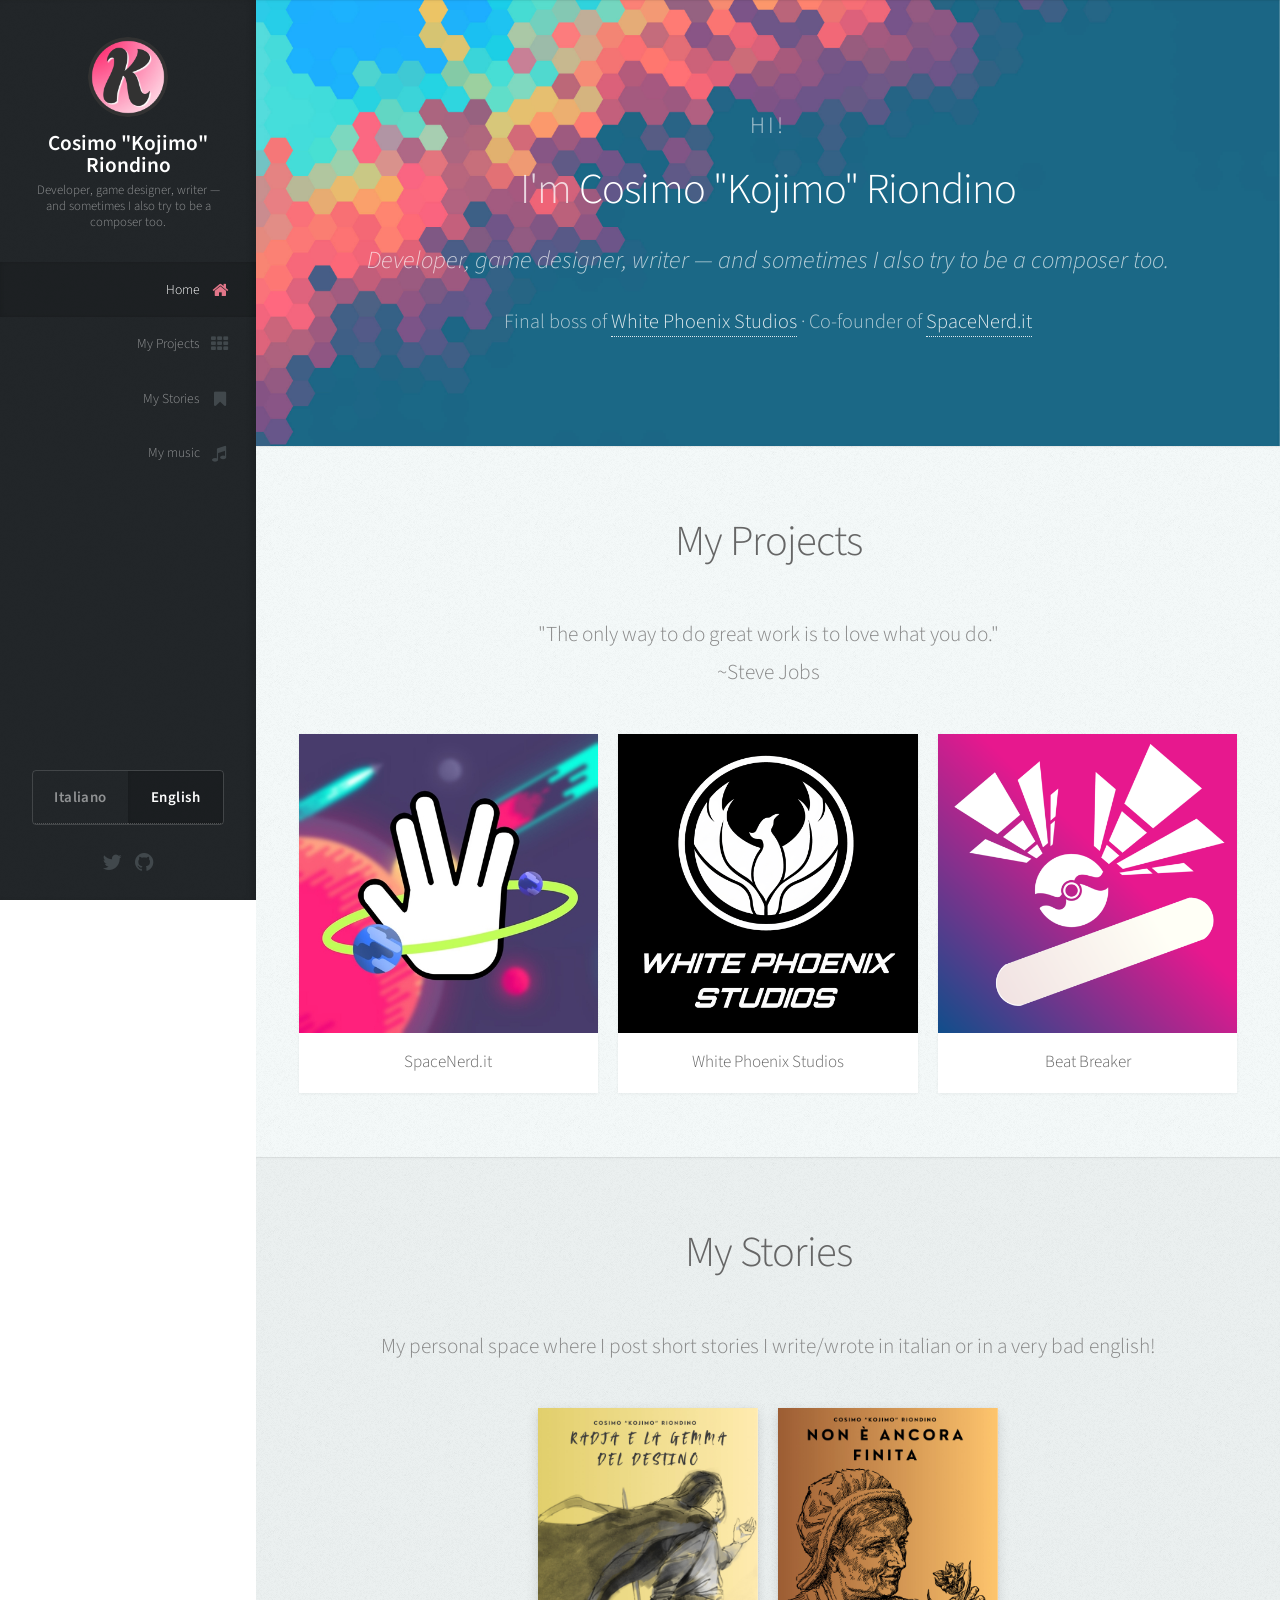
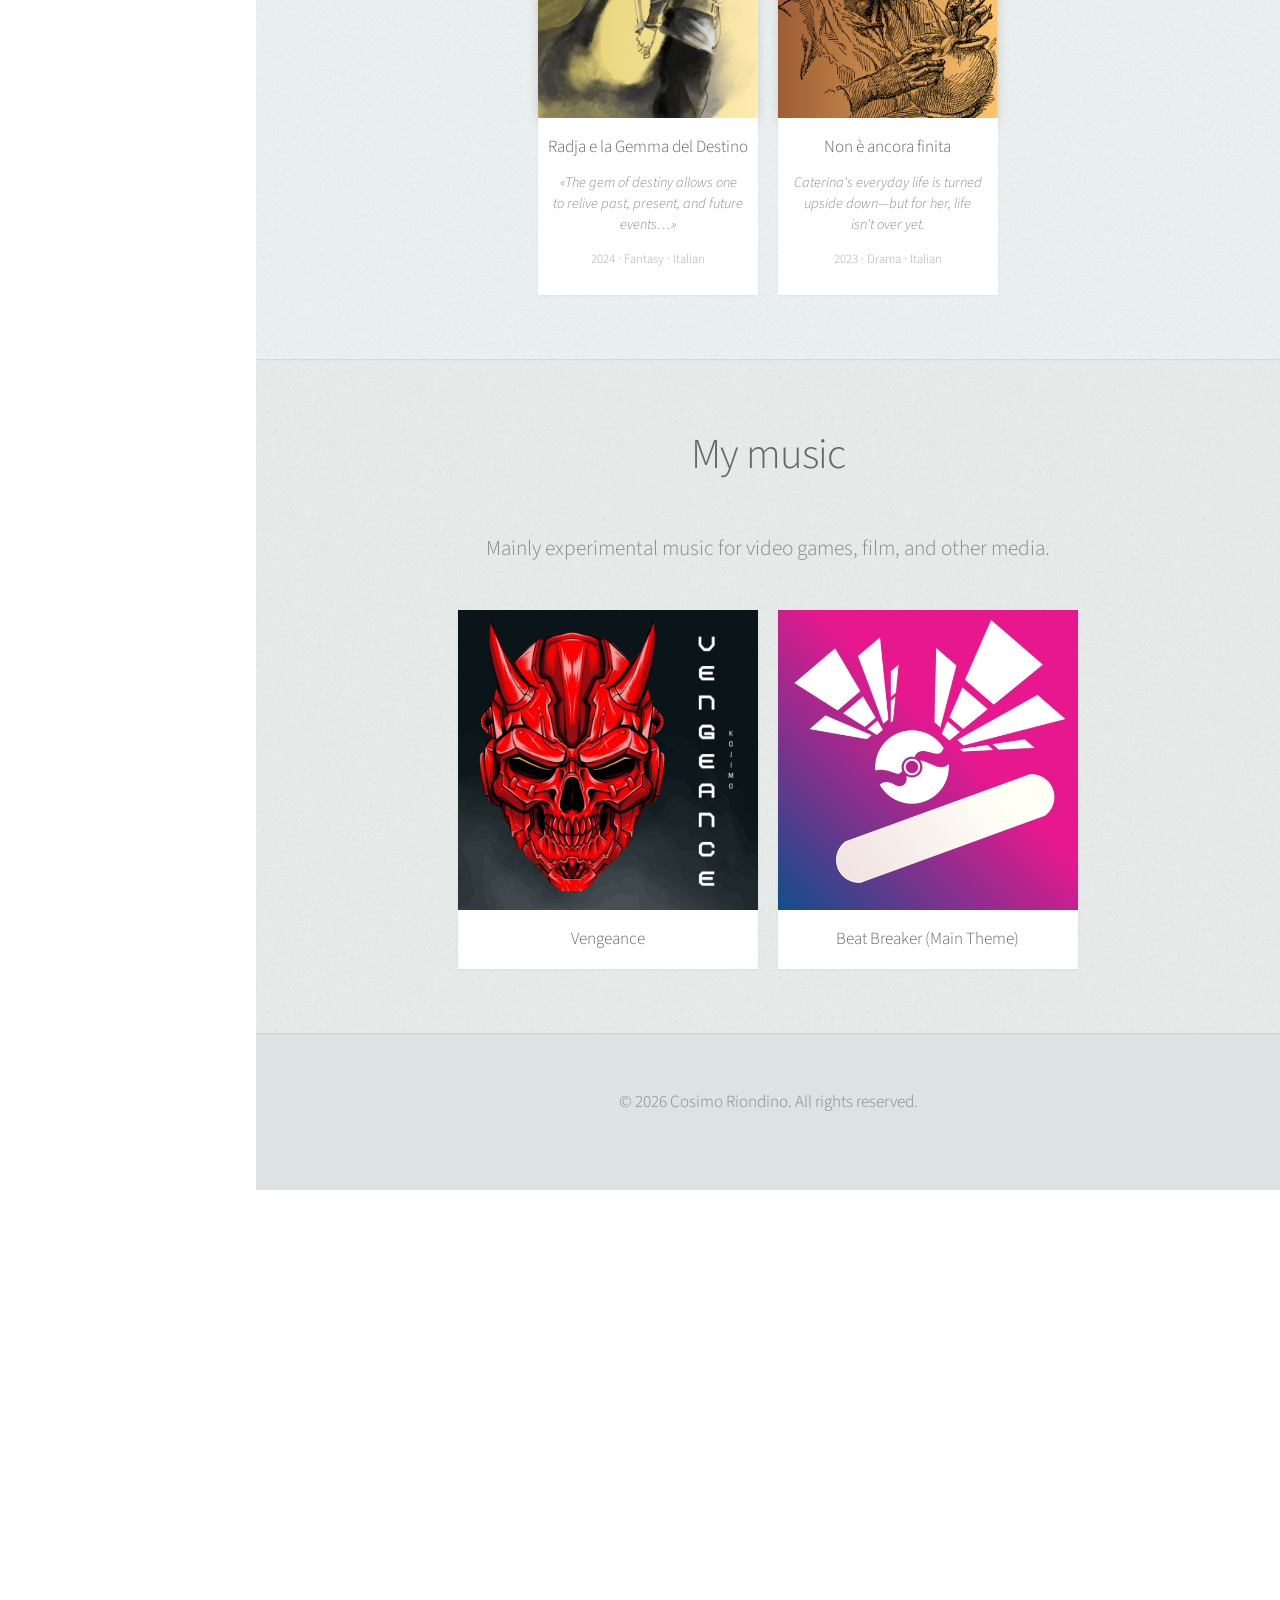
<file: index.html>
<!DOCTYPE HTML>
<!--
	Prologue by HTML5 UP
	html5up.net | @ajlkn
	Free for personal and commercial use under the CCA 3.0 license (html5up.net/license)
-->
<html>

	<head>

		<title>Cosimo "Kojimo" Riondino</title>
		<meta charset="utf-8" />
		<meta name="viewport" content="width=device-width, initial-scale=1" />
		<link rel="icon" href="favicon.ico" sizes="any" />
		<!--[if lte IE 8]><script src="assets/js/ie/html5shiv.js"></script><![endif]-->

		<!--[if lte IE 8]><link rel="stylesheet" href="assets/css/ie8.css" /><![endif]-->
		<!--[if lte IE 9]><link rel="stylesheet" href="assets/css/ie9.css" /><![endif]-->
	</head>
	<body onload="langSelect()">
        <script type="text/javascript">
        function langSelect(){
            var userLang = navigator.language || navigator.userLanguage;
            if(userLang=="it"||userLang=="it-IT"){
                window.open("it/index.html","_self");
            }else{
                window.open("en/index.html","_self");
            }
        }
        </script>
	</body>
</html>
</file>
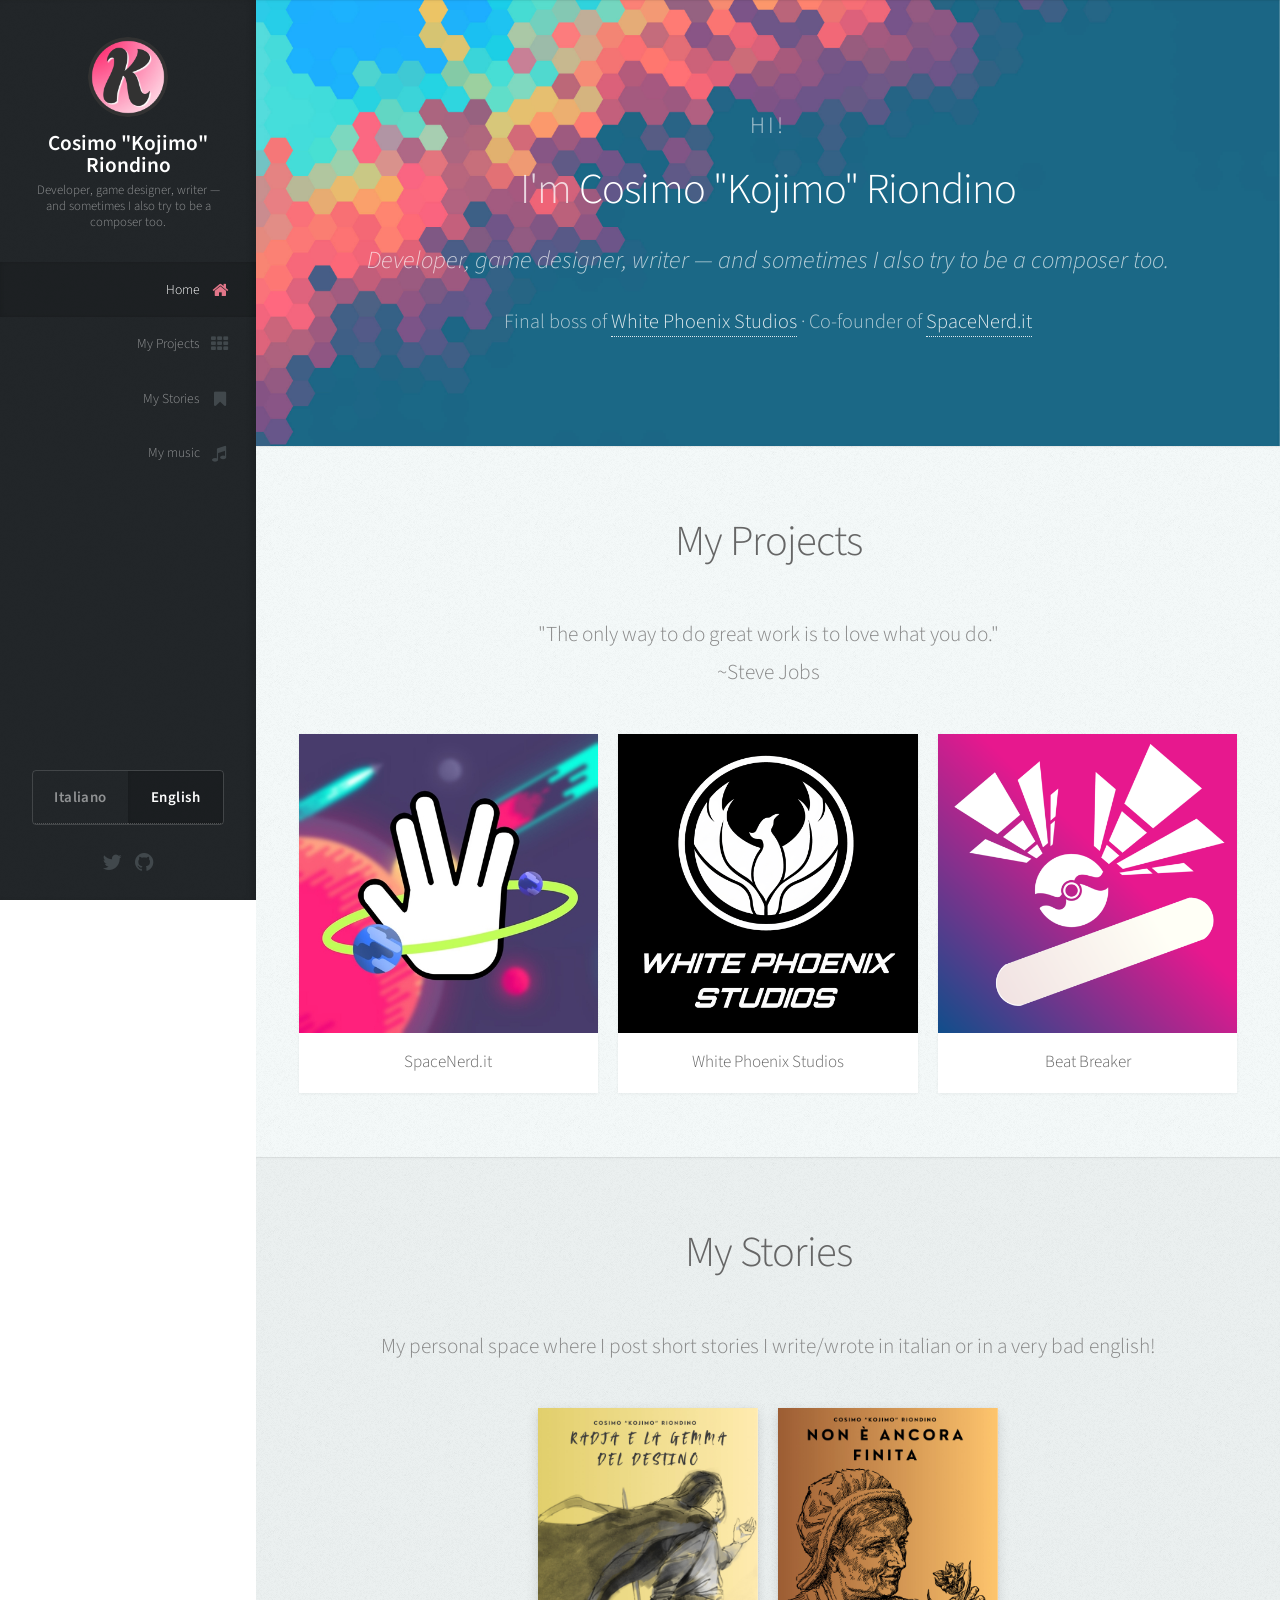
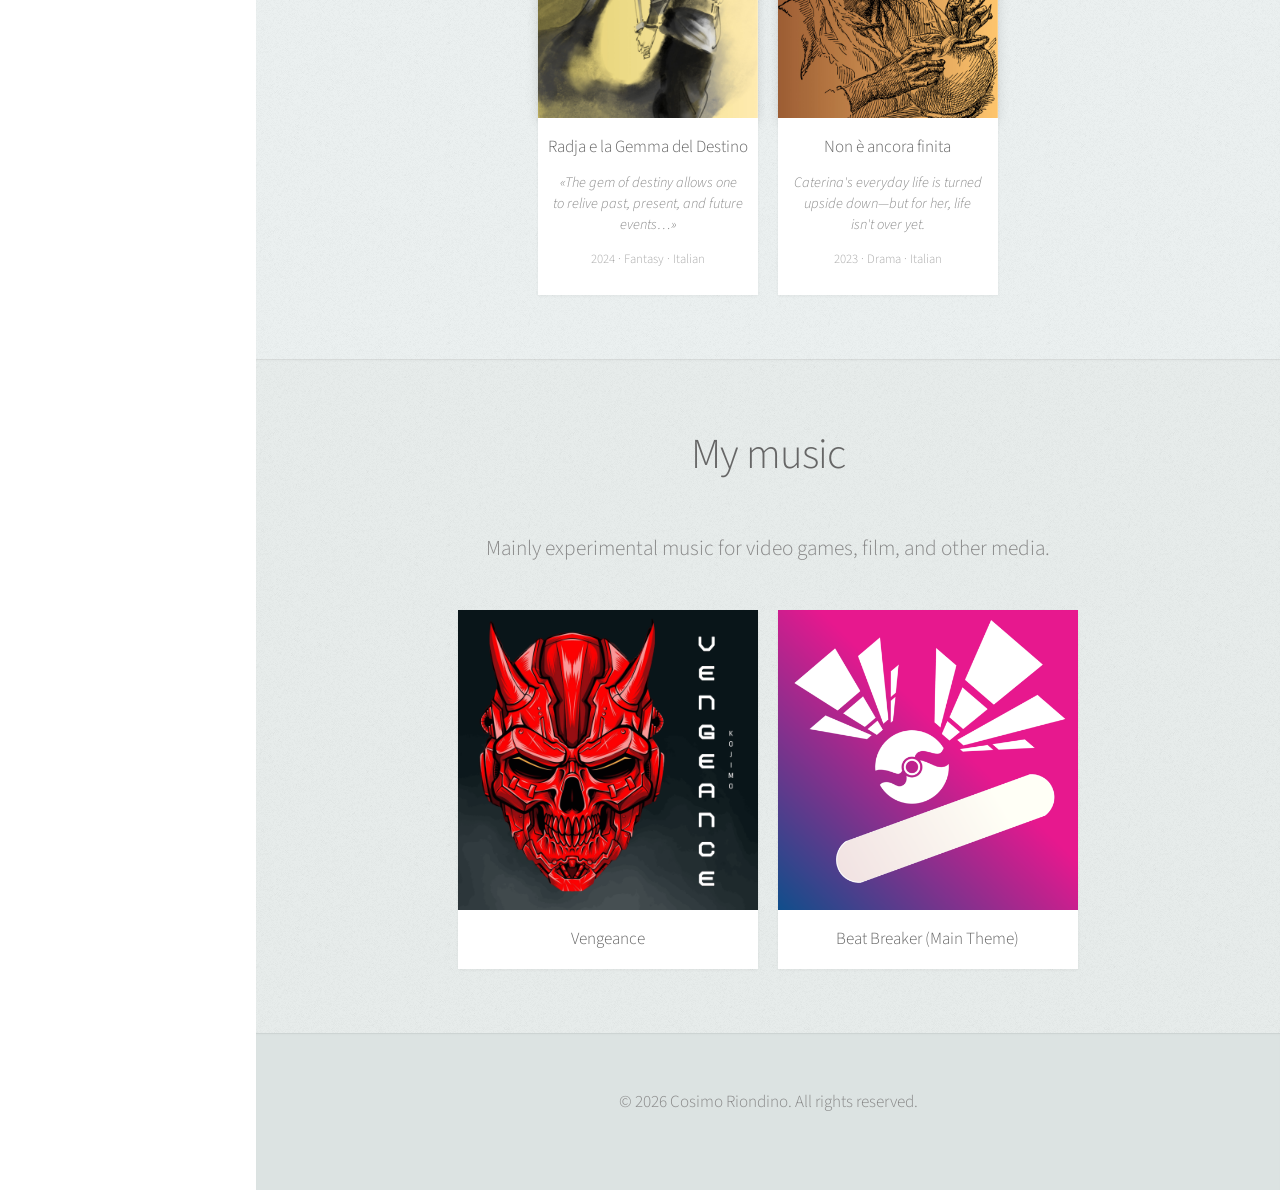
<file: en/index.html>
<!DOCTYPE HTML>
<!--
  Portfolio site by Cosimo "Kojimo" Riondino

  Based on Prologue by HTML5 UP
	html5up.net | @ajlkn
	Free for personal and commercial use under the CCA 3.0 license (html5up.net/license)
-->
<html>
	<head>
		<title>Cosimo "Kojimo" Riondino</title>
		<meta charset="utf-8" />
		<meta name="viewport" content="width=device-width, initial-scale=1" />
		<!--[if lte IE 8]><script src="assets/js/ie/html5shiv.js"></script><![endif]-->
		<link rel="stylesheet" href="assets/css/main.css" />
		<link rel="stylesheet" href="assets/css/library.css" />
		<!--[if lte IE 8]><link rel="stylesheet" href="assets/css/ie8.css" /><![endif]-->
		<!--[if lte IE 9]><link rel="stylesheet" href="assets/css/ie9.css" /><![endif]-->
		<link rel="icon" href="favicon.ico" sizes="any" />
		<link rel="icon" type="image/png" sizes="32x32" href="images/favicon-32.png" />
		<link rel="icon" type="image/png" sizes="192x192" href="images/favicon-192.png" />
		<link rel="apple-touch-icon" sizes="192x192" href="images/favicon-192.png" />
	</head>
    <body>
		<!-- Header -->
			<div id="header">

				<div class="top">

					<!-- Logo -->
					<div id="logo">
						<span class="image avatar48"><img src="images/avatar.png" alt="" /></span>
						<h1 id="title">Cosimo "Kojimo" Riondino</h1>
						<p>Developer, game designer, writer — and sometimes I also try to be a composer too.</p>
					</div>

					<!-- Nav -->
					<nav id="nav">
						<ul>
							<li><a href="#top" id="top-link" class="skel-layers-ignoreHref"><span class="icon fa-home">Home</span></a></li>
							<li><a href="#portfolio" id="portfolio-link" class="skel-layers-ignoreHref"><span class="icon fa-th">My Projects</span></a></li>
							<li><a href="#stories" id="stories-link" class="skel-layers-ignoreHref"><span class="icon fa-bookmark">My Stories</span></a></li>
							<li><a href="#music" id="music-link" class="skel-layers-ignoreHref"><span class="icon fa-music">My music</span></a></li>
							<!-- <li><a href="#" id="soon-link" class="skel-layers-ignoreHref">Coming soon...</a></li> -->
							<!-- <li><a href="#dev" id="about-link" class="skel-layers-ignoreHref"><span class="icon fa-code">Dev Blog</span></a></li> -->
						</ul>
					</nav>

				</div>

				<div class="bottom">

					<!-- Language Switcher -->
					<nav class="lang-switcher" aria-label="Language">
						<ul>
							<li><a href="../it/index.html" lang="it" hreflang="it">Italiano</a></li>
							<li><a href="index.html" lang="en" hreflang="en" class="is-active" aria-current="page">English</a></li>
						</ul>
					</nav>

					<!-- Social Icons -->
					<ul class="icons">
						<li><a href="https://twitter.com/kojimodev" class="icon fa-twitter"><span class="label">Twitter</span></a></li>
<!-- 						<li><a href="https://www.facebook.com/cosimo.riondino.1" class="icon fa-facebook"><span class="label">Facebook</span></a></li>
 -->						<li><a href="https://github.com/Kojimo" class="icon fa-github"><span class="label">Github</span></a></li>
					</ul>

				</div>

			</div>

			<!-- Main -->
			<div id="main">

				<!-- Intro -->
				<section id="top" class="one dark cover">
					<div class="container">

						<header class="intro">
							<p class="intro-greeting">Hi!</p>
							<h2>I'm <strong>Cosimo "Kojimo" Riondino</strong></h2>
							<p class="intro-tagline">Developer, game designer, writer — and sometimes I also try to be a composer too.</p>
							<p class="intro-details">
								Final boss of <a href="https://whitephoenixstudios.com" target="_blank">White Phoenix Studios</a> ·
								Co-founder of <a href="https://spacenerd.it" target="_blank">SpaceNerd.it</a>
							</p>
						</header>

					</div>
				</section>

				<!-- Portfolio -->
				<section id="portfolio" class="two">
					<div class="container">

						<header>
							<h2>My Projects</h2>
						</header>

						<p>"The only way to do great work is to love what you do."<br>~Steve Jobs</p>

						<div class="row">
							<div class="4u 12u$(mobile)">
								<article class="item">
									<a href="https://spacenerd.it" target="_blank" class="image fit"><img src="images/spn_logo.jpg" alt="" /></a>
									<header>
										<h3>SpaceNerd.it</h3>
									</header>
								</article>
							</div>
							<div class="4u 12u$(mobile)">
								<article class="item">
									<a href="https://whitephoenixstudios.com" target="_blank" class="image fit"><img src="images/wps.png" alt="" /></a>
									<header>
										<h3>White Phoenix Studios</h3>
									</header>
								</article>
							</div>
							<div class="4u$ 12u$(mobile)">
								<article class="item">
									<a href="https://wpstudios.itch.io/beat-breaker" target="_blank" class="image fit"><img src="images/bb.png" alt="" /></a>
									<header>
										<h3>Beat Breaker</h3>
									</header>
								</article>
							</div>
						</div>

					</div>
				</section>

				<!-- My Stories Index -->
				<section id="stories" class="three">
					<div class="container">

						<header>
							<h2>My Stories</h2>
						</header>

						<p>My personal space where I post short stories I write/wrote in italian or in a very bad english!</p>

						<div class="row">
							<!-- STORIES_SHELF_START -->
							<div class="3u 12u$(mobile)">
								<article class="item story-item">
									<a href="stories/radja-e-la-gemma-del-destino.html" class="image fit story-cover">
											<img src="images/stories/radja-e-la-gemma-del-destino/page-01.jpg" alt="Radja e la Gemma del Destino" />
										</a>
										<header>
											<h3>Radja e la Gemma del Destino</h3>
											<p class="story-excerpt">«The gem of destiny allows one to relive past, present, and future events…»</p>
											<p class="story-meta">2024 · Fantasy · Italian</p>
										</header>
									</article>
							</div>
							<div class="3u$ 12u$(mobile)">
								<article class="item story-item">
									<a href="stories/non-e-ancora-finita.html" class="image fit story-cover">
											<img src="images/stories/non-e-ancora-finita/page-01.jpg" alt="Non è ancora finita" />
										</a>
										<header>
											<h3>Non è ancora finita</h3>
											<p class="story-excerpt">Caterina&#x27;s everyday life is turned upside down—but for her, life isn&#x27;t over yet.</p>
											<p class="story-meta">2023 · Drama · Italian</p>
										</header>
									</article>
								</div>
							<!-- STORIES_SHELF_END -->
						</div>

					</div>
				</section>

				<!-- My Music Index -->
				<section id="music" class="four">
					<div class="container">

						<header>
							<h2>My music</h2>
						</header>

						<p>Mainly experimental music for video games, film, and other media.</p>

						<div class="row">
							<div class="4u 12u$(mobile)">
								<article class="item">
									<a href="https://push.fm/fl/m8iuju92" target="_blank" class="image fit"><img src="images/vengeance.png" alt="" /></a>
									<header>
										<h3>Vengeance</h3>
									</header>
								</article>
							</div>
							<div class="4u$ 12u$(mobile)">
								<article class="item">
									<a href="https://push.fm/fl/tpytp3yk" target="_blank" class="image fit"><img src="images/bb.png" alt="" /></a>
									<header>
										<h3>Beat Breaker (Main Theme)</h3>
									</header>
								</article>
							</div>
						</div>
					</div>
				</section>

                <!-- Dev Blog -->
				<!-- <section id="dev" class="three">
					<div class="container">

						<header>
							<h2>Dev Blog</h2>
						</header>

						<a href="#" class="image featured"><img src="images/pic08.jpg" alt="" /></a>

						<p>The funny section: here, I will post things about coding and developing.<br>(Always in a very bad english!)</p>

					</div>
				</section> -->

			</div>

			<!-- Footer -->
			<div id="footer">

				<!-- Copyright -->
				<ul class="copyright">
					<li>
						&copy;
						<span id="copyright">
							<script>document.getElementById('copyright').appendChild(document.createTextNode(new Date().getFullYear()))</script>
						</span>
						Cosimo Riondino. All rights reserved.
					</li>
				</ul>

			</div>

			<!-- Scripts -->
			<script src="assets/js/jquery.min.js"></script>
			<script src="assets/js/jquery.scrolly.min.js"></script>
			<script src="assets/js/jquery.scrollzer.min.js"></script>
			<script src="assets/js/skel.min.js"></script>
			<script src="assets/js/util.js"></script>
			<!--[if lte IE 8]><script src="assets/js/ie/respond.min.js"></script><![endif]-->
			<script src="assets/js/lang-switcher.js"></script>
			<script src="assets/js/main.js"></script>

	</body>
</html>
</file>
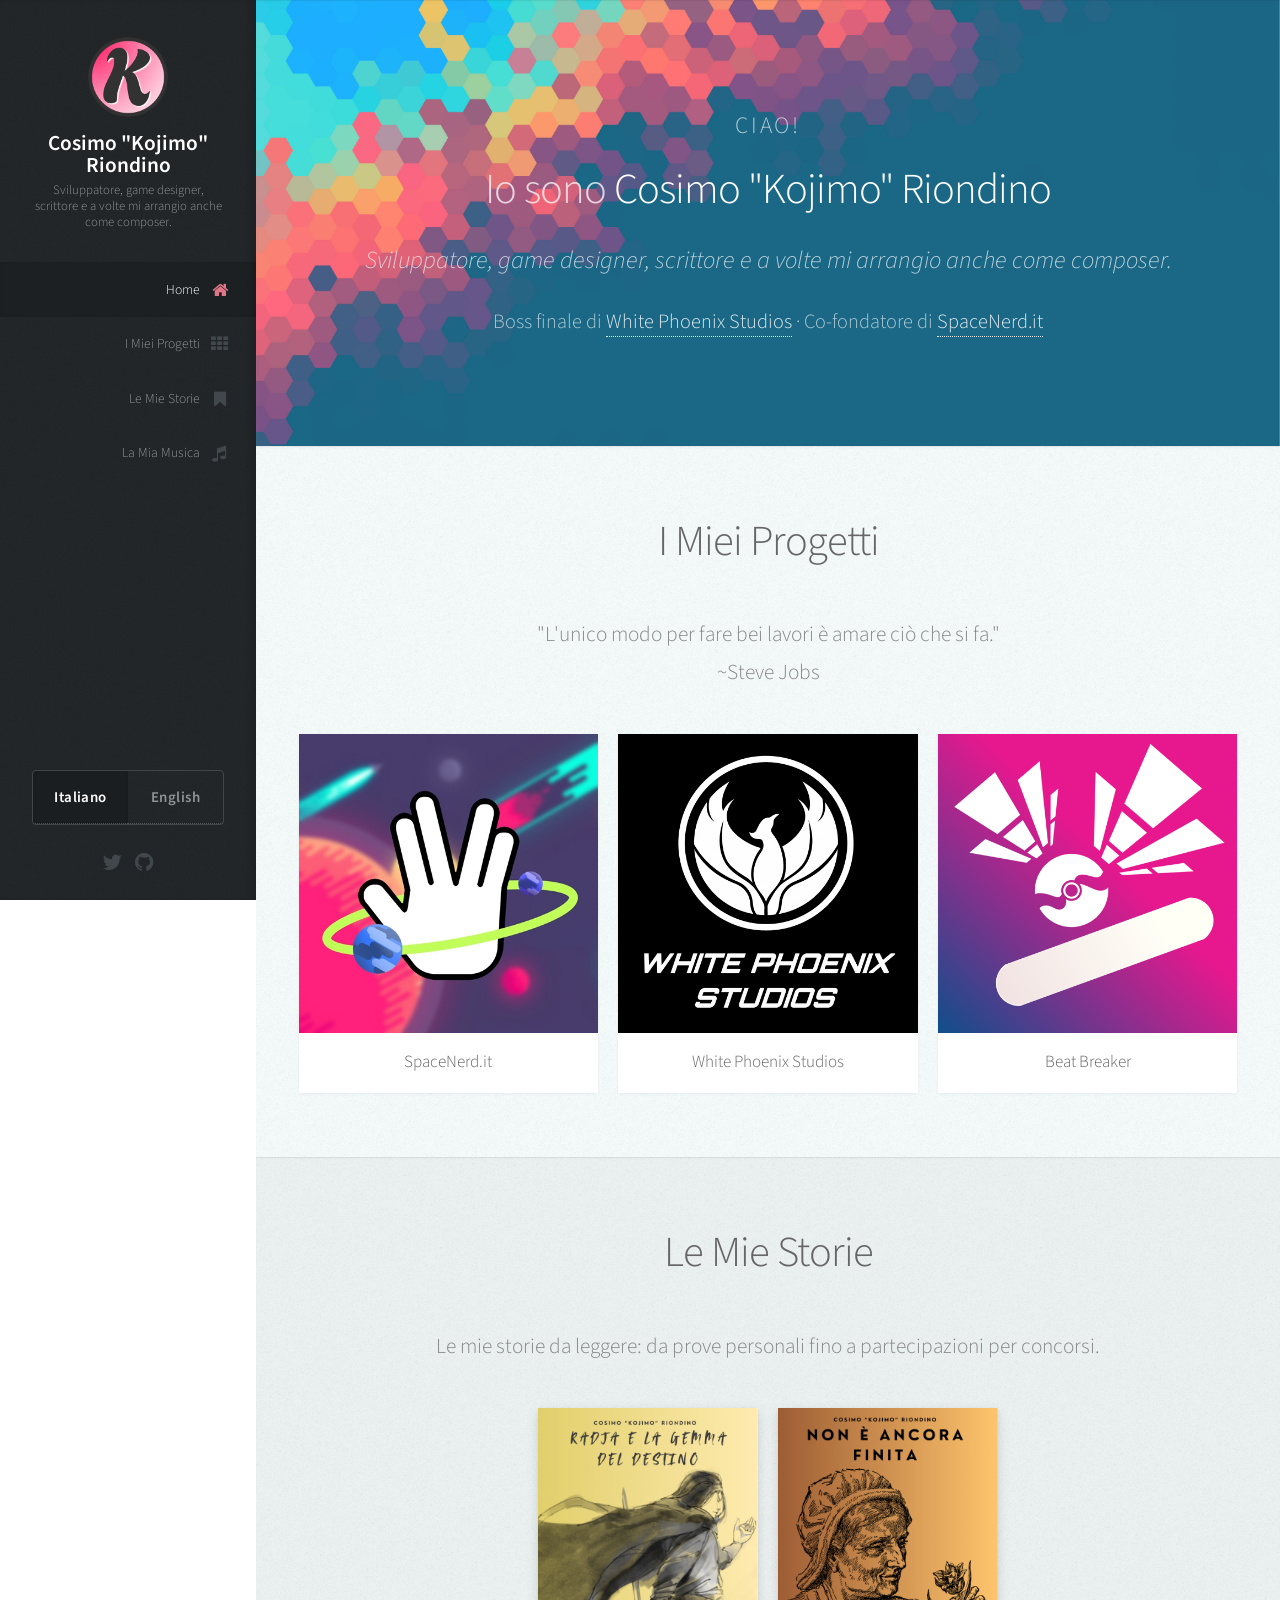
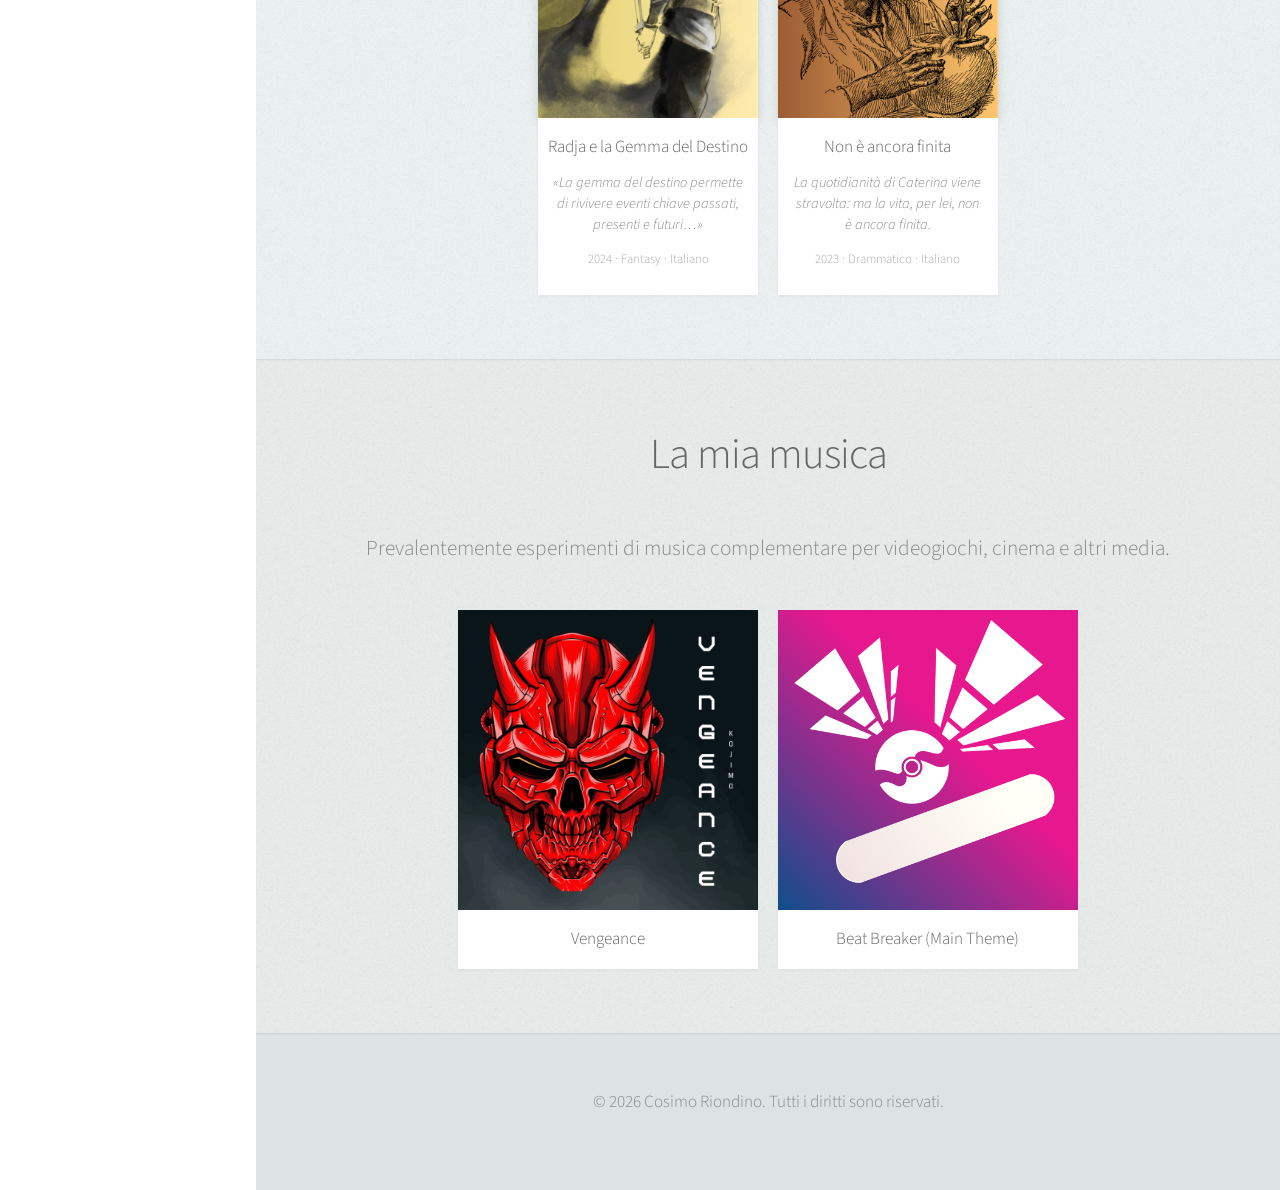
<file: it/index.html>
<!DOCTYPE HTML>
<!--
  Portfolio site by Cosimo "Kojimo" Riondino

  Based on Prologue by HTML5 UP
	html5up.net | @ajlkn
	Free for personal and commercial use under the CCA 3.0 license (html5up.net/license)
-->
<html>
	<head>
		<title>Cosimo "Kojimo" Riondino</title>
		<meta charset="utf-8" />
		<meta name="viewport" content="width=device-width, initial-scale=1" />
		<!--[if lte IE 8]><script src="assets/js/ie/html5shiv.js"></script><![endif]-->
		<link rel="stylesheet" href="assets/css/main.css" />
		<link rel="stylesheet" href="assets/css/library.css" />
		<!--[if lte IE 8]><link rel="stylesheet" href="assets/css/ie8.css" /><![endif]-->
		<!--[if lte IE 9]><link rel="stylesheet" href="assets/css/ie9.css" /><![endif]-->
		<link rel="icon" href="favicon.ico" sizes="any" />
		<link rel="icon" type="image/png" sizes="32x32" href="images/favicon-32.png" />
		<link rel="icon" type="image/png" sizes="192x192" href="images/favicon-192.png" />
		<link rel="apple-touch-icon" sizes="192x192" href="images/favicon-192.png" />
	</head>
    <body>
		<!-- Header -->
			<div id="header">

				<div class="top">

					<!-- Logo -->
					<div id="logo">
						<span class="image avatar48"><img src="images/avatar.png" alt="" /></span>
						<h1 id="title">Cosimo "Kojimo" Riondino</h1>
						<p>Sviluppatore, game designer, scrittore e a volte mi arrangio anche come composer.</p>
					</div>

					<!-- Nav -->
					<nav id="nav">
						<ul>
							<li><a href="#top" id="top-link" class="skel-layers-ignoreHref"><span class="icon fa-home">Home</span></a></li>
							<li><a href="#portfolio" id="portfolio-link" class="skel-layers-ignoreHref"><span class="icon fa-th">I Miei Progetti</span></a></li>
							<li><a href="#stories" id="stories-link" class="skel-layers-ignoreHref"><span class="icon fa-bookmark">Le Mie Storie</span></a></li>
							<li><a href="#music" id="music-link" class="skel-layers-ignoreHref"><span class="icon fa-music">La Mia Musica</span></a></li>
							<!-- <li><a href="#" id="soon-link" class="skel-layers-ignoreHref">Coming soon...</a></li> -->
							<!-- <li><a href="#dev" id="about-link" class="skel-layers-ignoreHref"><span class="icon fa-code">Il Mio Dev Blog</span></a></li> -->
						</ul>
					</nav>

				</div>

				<div class="bottom">

					<!-- Language Switcher -->
					<nav class="lang-switcher" aria-label="Lingua">
						<ul>
							<li><a href="index.html" lang="it" hreflang="it" class="is-active" aria-current="page">Italiano</a></li>
							<li><a href="../en/index.html" lang="en" hreflang="en">English</a></li>
						</ul>
					</nav>

					<!-- Social Icons -->
					<ul class="icons">
						<li><a href="https://twitter.com/kojimodev" class="icon fa-twitter"><span class="label">Twitter</span></a></li>
						<li><a href="https://github.com/Kojimo" class="icon fa-github"><span class="label">Github</span></a></li>
					</ul>

				</div>

			</div>

			<!-- Main -->
			<div id="main">

					<!-- Intro -->
					<section id="top" class="one dark cover">
						<div class="container">

							<header class="intro">
								<p class="intro-greeting">Ciao!</p>
								<h2>Io sono <strong>Cosimo "Kojimo" Riondino</strong></h2>
								<p class="intro-tagline">Sviluppatore, game designer, scrittore e a volte mi arrangio anche come composer.</p>
								<p class="intro-details">
									Boss finale di <a href="https://whitephoenixstudios.com" target="_blank">White Phoenix Studios</a> ·
									Co-fondatore di <a href="https://spacenerd.it/" target="_blank">SpaceNerd.it</a>
								</p>
							</header>

						</div>
					</section>

					<!-- Portfolio -->
					<section id="portfolio" class="two">
						<div class="container">

							<header>
								<h2>I Miei Progetti</h2>
							</header>

							<p>"L'unico modo per fare bei lavori è amare ciò che si fa."<br>~Steve Jobs</p>

							<div class="row">
								<div class="4u 12u$(mobile)">
									<article class="item">
										<a href="https://spacenerd.it" target="_blank" class="image fit"><img src="images/spn_logo.jpg" alt="" /></a>
										<header>
											<h3>SpaceNerd.it</h3>
										</header>
									</article>
								</div>
								<div class="4u 12u$(mobile)">
									<article class="item">
										<a href="https://whitephoenixstudios.com" target="_blank" class="image fit"><img src="images/wps.png" alt="" /></a>
										<header>
											<h3>White Phoenix Studios</h3>
										</header>
									</article>
								</div>
								<div class="4u$ 12u$(mobile)">
									<article class="item">
										<a href="https://wpstudios.itch.io/beat-breaker" target="_blank" class="image fit"><img src="images/bb.png" alt="" /></a>
										<header>
											<h3>Beat Breaker</h3>
										</header>
									</article>
								</div>
							</div>

						</div>
					</section>

					<!-- My Stories Index -->
					<section id="stories" class="three">
						<div class="container">

							<header>
								<h2>Le Mie Storie</h2>
							</header>

							<p>Le mie storie da leggere: da prove personali fino a partecipazioni per concorsi.</p>

							<div class="row">
								<!-- STORIES_SHELF_START -->
									<div class="3u 12u$(mobile)">
									<article class="item story-item">
										<a href="storie/radja-e-la-gemma-del-destino.html" class="image fit story-cover">
												<img src="images/stories/radja-e-la-gemma-del-destino/page-01.jpg" alt="Radja e la Gemma del Destino" />
											</a>
											<header>
												<h3>Radja e la Gemma del Destino</h3>
												<p class="story-excerpt">«La gemma del destino permette di rivivere eventi chiave passati, presenti e futuri…»</p>
												<p class="story-meta">2024 · Fantasy · Italiano</p>
											</header>
										</article>
									</div>
									<div class="3u$ 12u$(mobile)">
									<article class="item story-item">
										<a href="storie/non-e-ancora-finita.html" class="image fit story-cover">
												<img src="images/stories/non-e-ancora-finita/page-01.jpg" alt="Non è ancora finita" />
											</a>
											<header>
												<h3>Non è ancora finita</h3>
												<p class="story-excerpt">La quotidianità di Caterina viene stravolta: ma la vita, per lei, non è ancora finita.</p>
												<p class="story-meta">2023 · Drammatico · Italiano</p>
											</header>
										</article>
									</div>
								<!-- STORIES_SHELF_END -->
							</div>

						</div>
					</section>

					<!-- My Music Index -->
					<section id="music" class="four">
						<div class="container">

							<header>
								<h2>La mia musica</h2>
							</header>

							<p>Prevalentemente esperimenti di musica complementare per videogiochi, cinema e altri media.</p>

							<div class="row">
								<div class="4u 12u$(mobile)">
									<article class="item">
										<a href="https://push.fm/fl/m8iuju92" target="_blank" class="image fit"><img src="images/vengeance.png" alt="" /></a>
										<header>
											<h3>Vengeance</h3>
										</header>
									</article>
								</div>
								<div class="4u$ 12u$(mobile)">
									<article class="item">
										<a href="https://push.fm/fl/tpytp3yk" target="_blank" class="image fit"><img src="images/bb.png" alt="" /></a>
										<header>
											<h3>Beat Breaker (Main Theme)</h3>
										</header>
									</article>
								</div>
							</div>

							<!--
							<div class="row">
								<div class="4u 12u$(mobile)">
									<article class="item">
										<a href="http://whitephoenix.horizon-team.com/rival-destinies" class="image fit"><img src="images/rd.jpg" alt="" /></a>
										<header>
											<h3>Rival Destinies</h3>
											<p style="text-align: justify;text-justify: inter-word;margin: 20px;">
											Tincidunt eu elit diam magnis pretium accumsan etiam id urna. Ridiculus
											ultricies curae quis et rhoncus velit. Lobortis elementum aliquet nec vitae
											laoreet eget cubilia quam non etiam odio tincidunt montes. Elementum sem
											parturient nulla quam placerat viverra mauris non cum elit tempus ullamcorper
											dolor. Libero rutrum ut lacinia donec curae mus vel quisque sociis nec
											ornare iaculis.</p>
										</header>
									</article>

								</div>
								<div class="4u 12u$(mobile)">
									<article class="item">
										<a href="http://whitephoenix.horizon-team.com/rival-destinies" class="image fit"><img src="images/rd.jpg" alt="" /></a>
										<header>
											<h3>Rival Destinies</h3>
											<p style="text-align: justify;text-justify: inter-word;margin: 20px;">
											Tincidunt eu elit diam magnis pretium accumsan etiam id urna. Ridiculus
											ultricies curae quis et rhoncus velit. Lobortis elementum aliquet nec vitae
											laoreet eget cubilia quam non etiam odio tincidunt montes. Elementum sem
											parturient nulla quam placerat viverra mauris non cum elit tempus ullamcorper
											dolor. Libero rutrum ut lacinia donec curae mus vel quisque sociis nec
											ornare iaculis.</p>
										</header>
									</article>

								</div>
								<div class="4u 12u$(mobile)">
									<article class="item">
										<a href="http://whitephoenix.horizon-team.com/rival-destinies" class="image fit"><img src="images/rd.jpg" alt="" /></a>
										<header>
											<h3>Rival Destinies</h3>
											<p style="text-align: justify;text-justify: inter-word;margin: 20px;">
											Tincidunt eu elit diam magnis pretium accumsan etiam id urna. Ridiculus
											ultricies curae quis et rhoncus velit. Lobortis elementum aliquet nec vitae
											laoreet eget cubilia quam non etiam odio tincidunt montes. Elementum sem
											parturient nulla quam placerat viverra mauris non cum elit tempus ullamcorper
											dolor. Libero rutrum ut lacinia donec curae mus vel quisque sociis nec
											ornare iaculis.</p>
										</header>
									</article>
								</div>
							-->

						</div>
					</section>

                	<!-- Dev Blog -->
					<!-- <section id="dev" class="three">
						<div class="container">

							<header>
								<h2>Il Mio Dev Blog</h2>
							</header>

							<a href="#" class="image featured"><img src="images/pic08.jpg" alt="" /></a>

							<p>Qui posterò articoli riguardo la programmazione, lo sviluppo e dintorni!</p>

						</div>
					</section> -->

			</div>

			<!-- Footer -->
			<div id="footer">

				<!-- Copyright -->
				<ul class="copyright">
					<li>
						&copy;
						<span id="copyright">
							<script>document.getElementById('copyright').appendChild(document.createTextNode(new Date().getFullYear()))</script>
						</span>
						Cosimo Riondino. Tutti i diritti sono riservati.
					</li>
				</ul>

			</div>

			<!-- Scripts -->
			<script src="assets/js/jquery.min.js"></script>
			<script src="assets/js/jquery.scrolly.min.js"></script>
			<script src="assets/js/jquery.scrollzer.min.js"></script>
			<script src="assets/js/skel.min.js"></script>
			<script src="assets/js/util.js"></script>
			<!--[if lte IE 8]><script src="assets/js/ie/respond.min.js"></script><![endif]-->
			<script src="assets/js/lang-switcher.js"></script>
			<script src="assets/js/main.js"></script>

	</body>
</html>
</file>
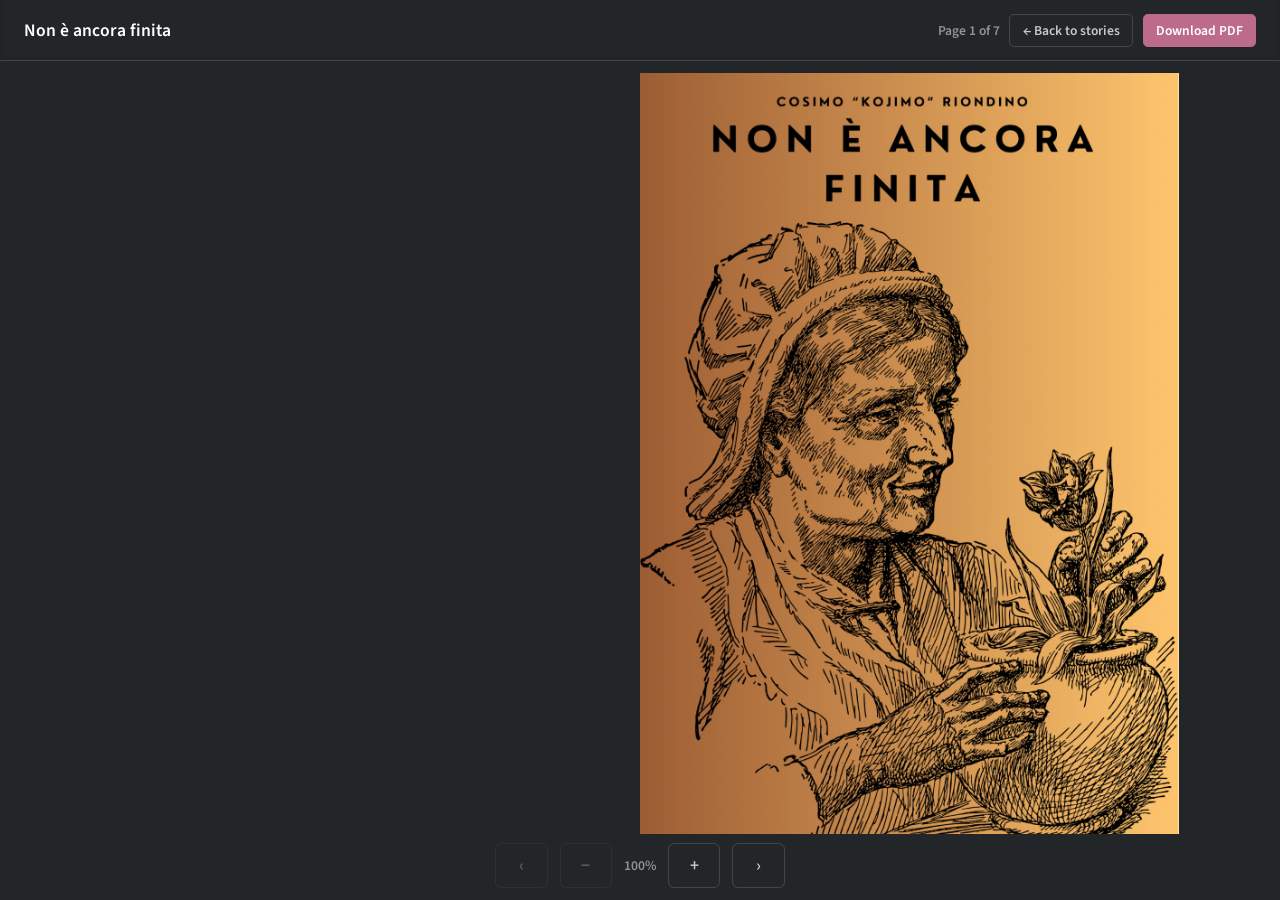
<file: en/stories/non-e-ancora-finita.html>
<!DOCTYPE HTML>
<html lang="en">
<head>
	<title>Non è ancora finita — Cosimo &quot;Kojimo&quot; Riondino</title>
	<meta charset="utf-8" />
	<meta name="viewport" content="width=device-width, initial-scale=1, viewport-fit=cover" />
	<link rel="stylesheet" href="../assets/css/library.css" />
	<link rel="icon" href="../favicon.ico" sizes="any" />
	<link rel="icon" type="image/png" sizes="32x32" href="../images/favicon-32.png" />
</head>
<body class="story-reader-page">
	<header class="story-reader-toolbar">
		<h1>Non è ancora finita</h1>
		<div class="story-reader-toolbar-actions">
			<span class="story-reader-page-indicator">Page <span class="page-current">1</span> of <span class="page-total">—</span></span>
			<a href="../index.html#stories">&larr; Back to stories</a>
			<a class="btn-download" href="../assets/stories/non-e-ancora-finita.pdf" download>Download PDF</a>
		</div>
	</header>

	<main class="story-reader-stage">
		<div class="story-reader-book-wrap">
			<div id="book">
				<div class="page page-sheet" data-density="hard">
					<img src="../images/stories/non-e-ancora-finita/page-01.jpg" alt="Non è ancora finita — page 1" />
				</div>
				<div class="page page-sheet">
					<img src="../images/stories/non-e-ancora-finita/page-02.jpg" alt="Non è ancora finita — page 2" />
				</div>
				<div class="page page-sheet">
					<img src="../images/stories/non-e-ancora-finita/page-03.jpg" alt="Non è ancora finita — page 3" />
				</div>
				<div class="page page-sheet">
					<img src="../images/stories/non-e-ancora-finita/page-04.jpg" alt="Non è ancora finita — page 4" />
				</div>
				<div class="page page-sheet">
					<img src="../images/stories/non-e-ancora-finita/page-05.jpg" alt="Non è ancora finita — page 5" />
				</div>
				<div class="page page-sheet">
					<img src="../images/stories/non-e-ancora-finita/page-06.jpg" alt="Non è ancora finita — page 6" />
				</div>
				<div class="page page-sheet" data-density="hard">
					<img src="../images/stories/non-e-ancora-finita/page-07.jpg" alt="Non è ancora finita — page 7" />
				</div>
			</div>
		</div>
		<nav class="story-reader-nav" aria-label="Page navigation">
			<button type="button" class="btn-prev" aria-label="Previous page">&lsaquo;</button>
			<button type="button" class="btn-next" aria-label="Next page">&rsaquo;</button>
		</nav>
	</main>

	<script src="../assets/js/page-flip.browser.min.js"></script>
	<script src="../assets/js/story-reader.js"></script>
</body>
</html>
</file>
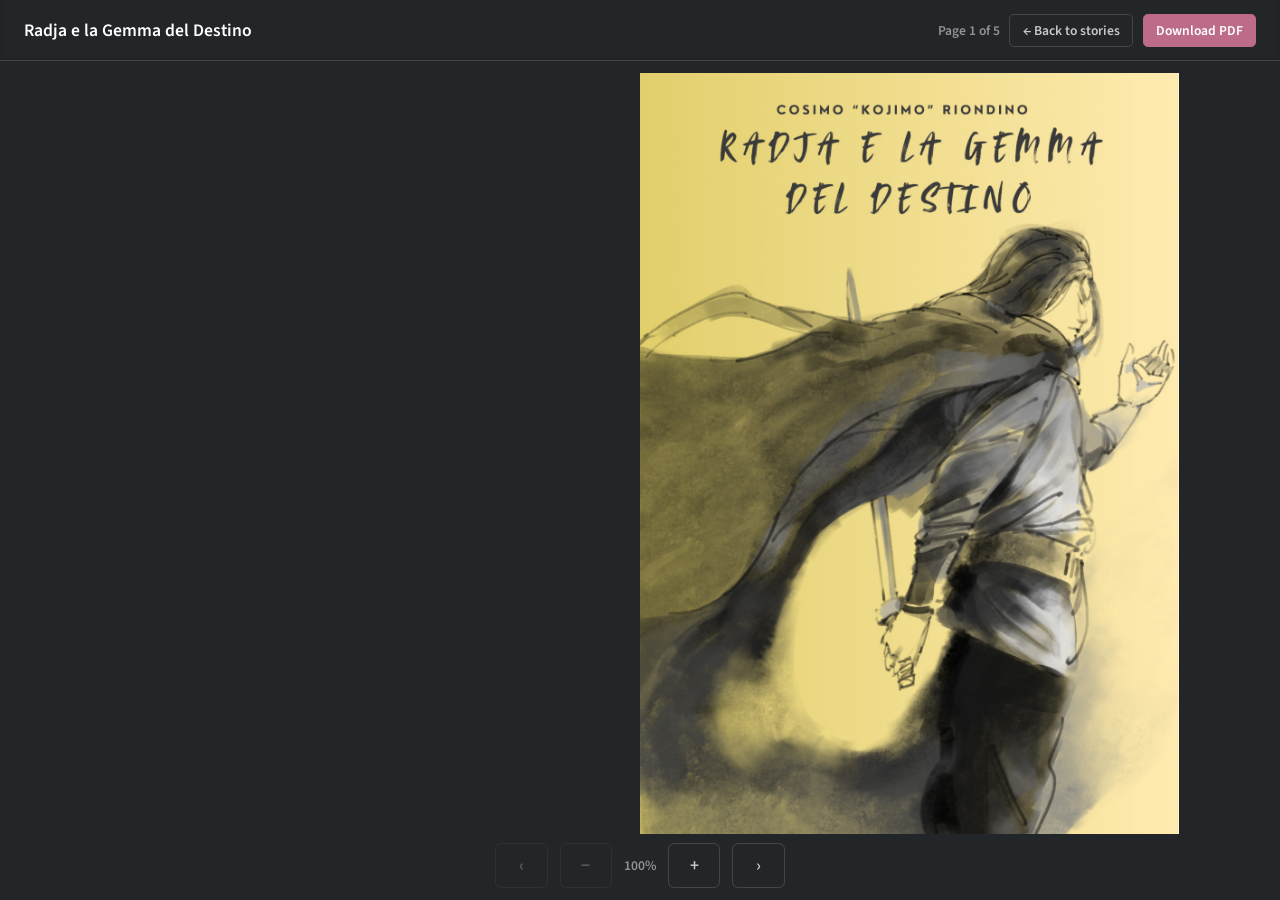
<file: en/stories/radja-e-la-gemma-del-destino.html>
<!DOCTYPE HTML>
<html lang="en">
<head>
	<title>Radja e la Gemma del Destino — Cosimo &quot;Kojimo&quot; Riondino</title>
	<meta charset="utf-8" />
	<meta name="viewport" content="width=device-width, initial-scale=1, viewport-fit=cover" />
	<link rel="stylesheet" href="../assets/css/library.css" />
	<link rel="icon" href="../favicon.ico" sizes="any" />
	<link rel="icon" type="image/png" sizes="32x32" href="../images/favicon-32.png" />
</head>
<body class="story-reader-page">
	<header class="story-reader-toolbar">
		<h1>Radja e la Gemma del Destino</h1>
		<div class="story-reader-toolbar-actions">
			<span class="story-reader-page-indicator">Page <span class="page-current">1</span> of <span class="page-total">—</span></span>
			<a href="../index.html#stories">&larr; Back to stories</a>
			<a class="btn-download" href="../assets/stories/radja-e-la-gemma-del-destino.pdf" download>Download PDF</a>
		</div>
	</header>

	<main class="story-reader-stage">
		<div class="story-reader-book-wrap">
			<div id="book">
				<div class="page page-sheet" data-density="hard">
					<img src="../images/stories/radja-e-la-gemma-del-destino/page-01.jpg" alt="Radja e la Gemma del Destino — page 1" />
				</div>
				<div class="page page-sheet">
					<img src="../images/stories/radja-e-la-gemma-del-destino/page-02.jpg" alt="Radja e la Gemma del Destino — page 2" />
				</div>
				<div class="page page-sheet">
					<img src="../images/stories/radja-e-la-gemma-del-destino/page-03.jpg" alt="Radja e la Gemma del Destino — page 3" />
				</div>
				<div class="page page-sheet">
					<img src="../images/stories/radja-e-la-gemma-del-destino/page-04.jpg" alt="Radja e la Gemma del Destino — page 4" />
				</div>
				<div class="page page-sheet" data-density="hard">
					<img src="../images/stories/radja-e-la-gemma-del-destino/page-05.jpg" alt="Radja e la Gemma del Destino — page 5" />
				</div>
			</div>
		</div>
		<nav class="story-reader-nav" aria-label="Page navigation">
			<button type="button" class="btn-prev" aria-label="Previous page">&lsaquo;</button>
			<button type="button" class="btn-next" aria-label="Next page">&rsaquo;</button>
		</nav>
	</main>

	<script src="../assets/js/page-flip.browser.min.js"></script>
	<script src="../assets/js/story-reader.js"></script>
</body>
</html>
</file>
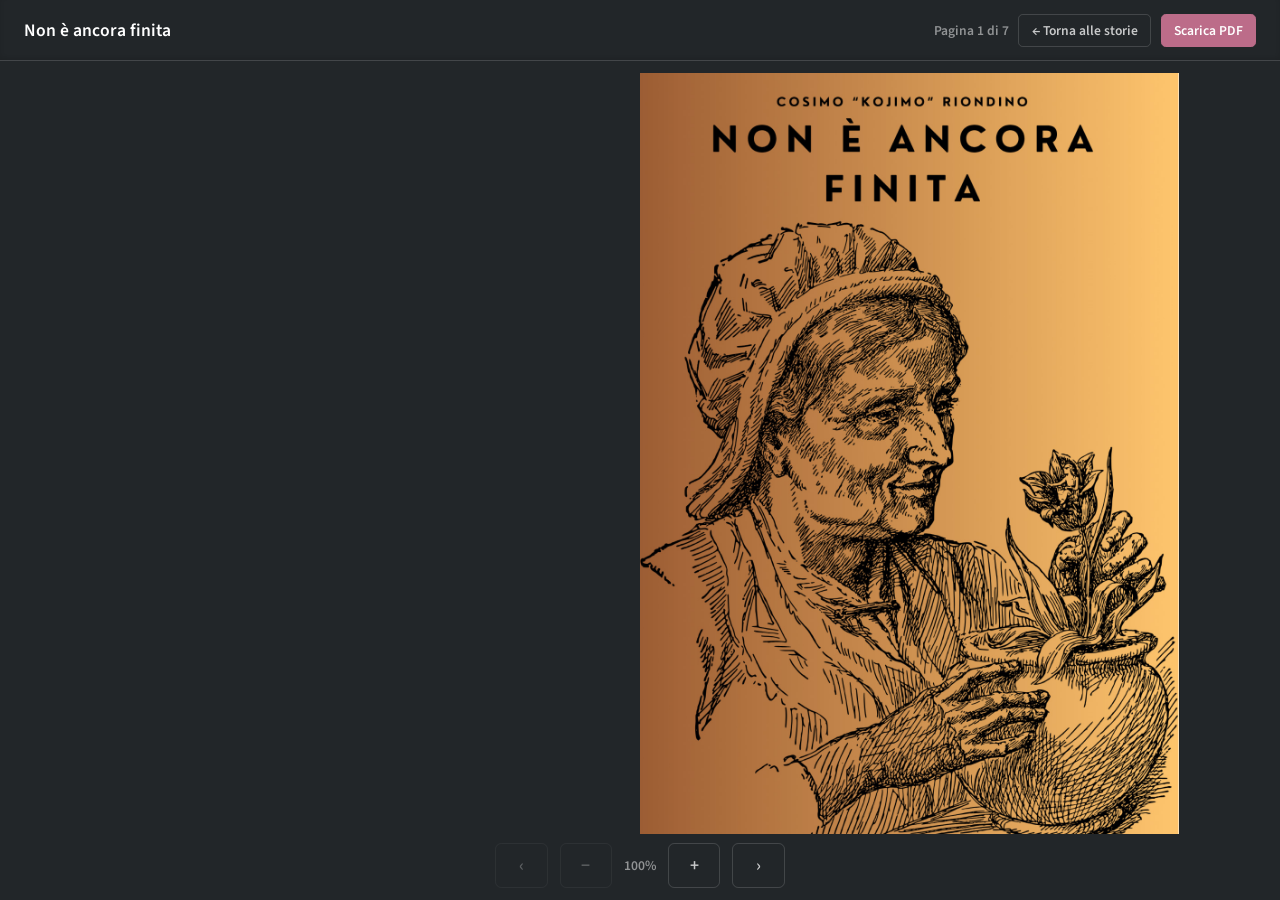
<file: it/storie/non-e-ancora-finita.html>
<!DOCTYPE HTML>
<html lang="it">
<head>
	<title>Non è ancora finita — Cosimo &quot;Kojimo&quot; Riondino</title>
	<meta charset="utf-8" />
	<meta name="viewport" content="width=device-width, initial-scale=1, viewport-fit=cover" />
	<link rel="stylesheet" href="../assets/css/library.css" />
	<link rel="icon" href="../favicon.ico" sizes="any" />
	<link rel="icon" type="image/png" sizes="32x32" href="../images/favicon-32.png" />
</head>
<body class="story-reader-page">
	<header class="story-reader-toolbar">
		<h1>Non è ancora finita</h1>
		<div class="story-reader-toolbar-actions">
			<span class="story-reader-page-indicator">Pagina <span class="page-current">1</span> di <span class="page-total">—</span></span>
			<a href="../index.html#stories">&larr; Torna alle storie</a>
			<a class="btn-download" href="../assets/stories/non-e-ancora-finita.pdf" download>Scarica PDF</a>
		</div>
	</header>

	<main class="story-reader-stage">
		<div class="story-reader-book-wrap">
			<div id="book">
				<div class="page page-sheet" data-density="hard">
					<img src="../images/stories/non-e-ancora-finita/page-01.jpg" alt="Non è ancora finita — pagina 1" />
				</div>
				<div class="page page-sheet">
					<img src="../images/stories/non-e-ancora-finita/page-02.jpg" alt="Non è ancora finita — pagina 2" />
				</div>
				<div class="page page-sheet">
					<img src="../images/stories/non-e-ancora-finita/page-03.jpg" alt="Non è ancora finita — pagina 3" />
				</div>
				<div class="page page-sheet">
					<img src="../images/stories/non-e-ancora-finita/page-04.jpg" alt="Non è ancora finita — pagina 4" />
				</div>
				<div class="page page-sheet">
					<img src="../images/stories/non-e-ancora-finita/page-05.jpg" alt="Non è ancora finita — pagina 5" />
				</div>
				<div class="page page-sheet">
					<img src="../images/stories/non-e-ancora-finita/page-06.jpg" alt="Non è ancora finita — pagina 6" />
				</div>
				<div class="page page-sheet" data-density="hard">
					<img src="../images/stories/non-e-ancora-finita/page-07.jpg" alt="Non è ancora finita — pagina 7" />
				</div>
			</div>
		</div>
		<nav class="story-reader-nav" aria-label="Navigazione pagine">
			<button type="button" class="btn-prev" aria-label="Pagina precedente">&lsaquo;</button>
			<button type="button" class="btn-next" aria-label="Pagina successiva">&rsaquo;</button>
		</nav>
	</main>

	<script src="../assets/js/page-flip.browser.min.js"></script>
	<script src="../assets/js/story-reader.js"></script>
</body>
</html>
</file>
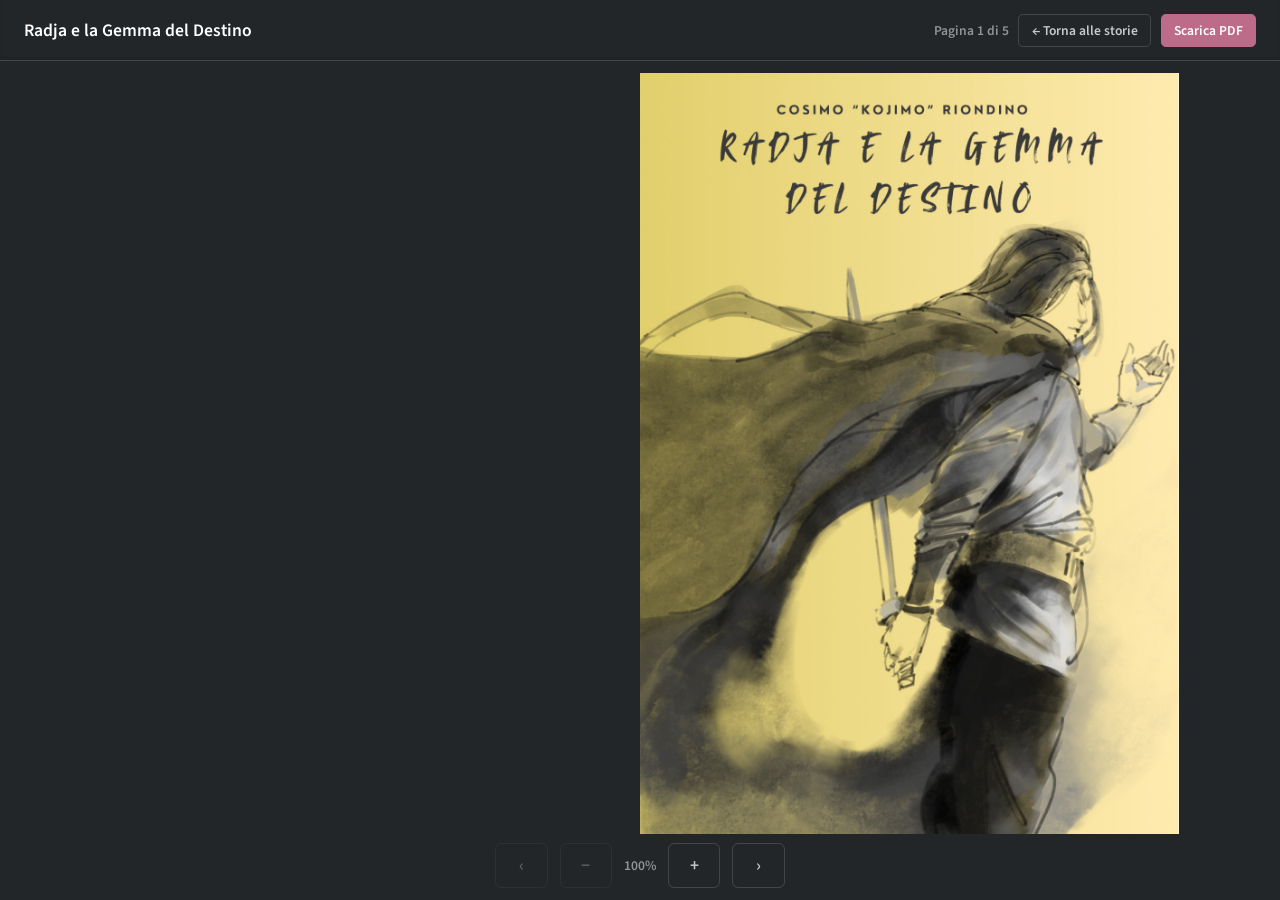
<file: it/storie/radja-e-la-gemma-del-destino.html>
<!DOCTYPE HTML>
<html lang="it">
<head>
	<title>Radja e la Gemma del Destino — Cosimo &quot;Kojimo&quot; Riondino</title>
	<meta charset="utf-8" />
	<meta name="viewport" content="width=device-width, initial-scale=1, viewport-fit=cover" />
	<link rel="stylesheet" href="../assets/css/library.css" />
	<link rel="icon" href="../favicon.ico" sizes="any" />
	<link rel="icon" type="image/png" sizes="32x32" href="../images/favicon-32.png" />
</head>
<body class="story-reader-page">
	<header class="story-reader-toolbar">
		<h1>Radja e la Gemma del Destino</h1>
		<div class="story-reader-toolbar-actions">
			<span class="story-reader-page-indicator">Pagina <span class="page-current">1</span> di <span class="page-total">—</span></span>
			<a href="../index.html#stories">&larr; Torna alle storie</a>
			<a class="btn-download" href="../assets/stories/radja-e-la-gemma-del-destino.pdf" download>Scarica PDF</a>
		</div>
	</header>

	<main class="story-reader-stage">
		<div class="story-reader-book-wrap">
			<div id="book">
				<div class="page page-sheet" data-density="hard">
					<img src="../images/stories/radja-e-la-gemma-del-destino/page-01.jpg" alt="Radja e la Gemma del Destino — pagina 1" />
				</div>
				<div class="page page-sheet">
					<img src="../images/stories/radja-e-la-gemma-del-destino/page-02.jpg" alt="Radja e la Gemma del Destino — pagina 2" />
				</div>
				<div class="page page-sheet">
					<img src="../images/stories/radja-e-la-gemma-del-destino/page-03.jpg" alt="Radja e la Gemma del Destino — pagina 3" />
				</div>
				<div class="page page-sheet">
					<img src="../images/stories/radja-e-la-gemma-del-destino/page-04.jpg" alt="Radja e la Gemma del Destino — pagina 4" />
				</div>
				<div class="page page-sheet" data-density="hard">
					<img src="../images/stories/radja-e-la-gemma-del-destino/page-05.jpg" alt="Radja e la Gemma del Destino — pagina 5" />
				</div>
			</div>
		</div>
		<nav class="story-reader-nav" aria-label="Navigazione pagine">
			<button type="button" class="btn-prev" aria-label="Pagina precedente">&lsaquo;</button>
			<button type="button" class="btn-next" aria-label="Pagina successiva">&rsaquo;</button>
		</nav>
	</main>

	<script src="../assets/js/page-flip.browser.min.js"></script>
	<script src="../assets/js/story-reader.js"></script>
</body>
</html>
</file>
<file: en/assets/css/library.css>
@import url("https://fonts.googleapis.com/css?family=Source+Sans+Pro:300,300italic,400,600");

/* --- Sidebar logo --- */

#logo .image.avatar48,
#logo .image.avatar48 img {
	width: 80px;
	height: 80px;
}

/* --- Nav scroll: avoid #main slide glitch on menu click --- */

body.nav-scrolling #main,
body.nav-scrolling #headerToggle {
	transition: none !important;
}

/* --- Homepage intro (#top) --- */

header.intro {
	margin: 0;
}

header.intro .intro-greeting {
	color: rgba(255, 255, 255, 0.65);
	font-size: 1.1em;
	font-weight: 300;
	letter-spacing: 0.12em;
	margin: 0 0 0.6em 0;
	text-transform: uppercase;
}

header.intro h2 {
	font-size: 2em;
	letter-spacing: -1px;
	margin: 0 0 0.5em 0;
}

header.intro .intro-tagline {
	font-size: 1.15em;
	font-style: italic;
	line-height: 1.5;
	margin: 0 0 1em 0;
	opacity: 0.9;
}

header.intro .intro-details {
	font-size: 0.95em;
	line-height: 1.7;
	margin: 0;
	opacity: 0.85;
}

@media screen and (max-width: 736px) {
	header.intro .intro-greeting {
		letter-spacing: 0.08em;
		margin-bottom: 0.75em;
	}

	header.intro h2 {
		font-size: 1.5em;
		letter-spacing: 0;
		margin-bottom: 0.6em;
	}

	header.intro .intro-tagline {
		font-size: 1.05em;
		line-height: 1.6;
	}

	header.intro .intro-details {
		font-size: 0.9em;
		line-height: 1.65;
	}
}

/* --- Stories shelf (homepage #stories) — portfolio .item cards with book covers --- */

#stories .row {
	display: flex;
	flex-wrap: wrap;
	justify-content: center;
}

#stories .row:after {
	content: none;
	display: none;
}

#stories .row > * {
	float: none;
	width: 25%;
}

@media screen and (max-width: 736px) {
	#stories .row > * {
		width: 50%;
	}
}

#stories .story-item {
	transition: transform 0.25s ease;
	width: 100%;
}

#stories .story-item:hover {
	transform: translateY(-4px);
}

#stories .story-cover {
	box-shadow: 0 4px 12px rgba(0, 0, 0, 0.12);
	display: block;
	overflow: hidden;
	width: 100%;
}

#stories .story-cover img {
	display: block;
	height: auto;
	width: 100%;
}

#stories .item header .story-excerpt {
	color: #888;
	font-size: 0.85em;
	font-style: italic;
	line-height: 1.45;
	margin: 0.75em 1em 0;
	text-align: center;
}

#stories .item header .story-meta {
	color: #aaa;
	font-size: 0.75em;
	margin: 0.5em 1em 0;
}

#stories .story-shelf-empty {
	color: #888;
	font-style: italic;
	margin: 0;
}

/* --- Story reader page (palette aligned with main.css / Prologue theme) --- */

body.story-reader-page {
	background: #222629;
	color: #fff;
	display: flex;
	flex-direction: column;
	font-family: "Source Sans Pro", sans-serif;
	height: calc(var(--reader-vh, 1svh) * 100);
	margin: 0;
	max-height: calc(var(--reader-vh, 1svh) * 100);
	min-height: 100svh;
	overflow: hidden;
}

.story-reader-toolbar {
	align-items: center;
	background: #222629;
	border-bottom: 1px solid rgba(255, 255, 255, 0.15);
	box-shadow: inset 0 -0.15em 0.25em 0 rgba(0, 0, 0, 0.1);
	display: flex;
	flex-shrink: 0;
	flex-wrap: wrap;
	gap: 0.75em 1.25em;
	justify-content: space-between;
	padding: 0.85em 1.5em;
	position: sticky;
	top: 0;
	z-index: 100;
}

.story-reader-toolbar h1 {
	color: #fff;
	font-family: "Source Sans Pro", sans-serif;
	font-size: 1.1em;
	font-weight: 600;
	margin: 0;
}

.story-reader-toolbar-actions {
	align-items: center;
	display: flex;
	flex-wrap: wrap;
	gap: 0.6em;
}

.story-reader-toolbar a,
.story-reader-toolbar button {
	background: transparent;
	border: 1px solid rgba(255, 255, 255, 0.15);
	border-radius: 0.35em;
	color: rgba(255, 255, 255, 0.75);
	cursor: pointer;
	font-family: "Source Sans Pro", sans-serif;
	font-size: 0.85em;
	font-weight: 600;
	padding: 0.45em 0.9em;
	text-decoration: none;
	transition: color 0.35s ease-in-out, background 0.35s ease-in-out, border-color 0.35s ease-in-out;
}

.story-reader-toolbar a:hover,
.story-reader-toolbar button:hover {
	background: rgba(255, 255, 255, 0.05);
	border-color: rgba(255, 255, 255, 0.15);
	color: #fff;
}

.story-reader-toolbar .btn-download {
	background-color: #BC6C89;
	border-color: #BC6C89;
	color: #fff;
}

.story-reader-toolbar .btn-download:hover {
	background-color: #c97893;
	border-color: #c97893;
	color: #fff;
}

.story-reader-toolbar .btn-download:active {
	background-color: #a85a76;
	border-color: #a85a76;
}

.story-reader-page-indicator {
	color: rgba(255, 255, 255, 0.5);
	font-family: "Source Sans Pro", sans-serif;
	font-size: 0.85em;
	font-weight: 600;
}

.story-reader-stage {
	align-items: center;
	display: flex;
	flex: 1;
	flex-direction: column;
	justify-content: flex-start;
	min-height: 0;
	overflow: hidden;
	padding: 0.75em 1em 0;
}

.story-reader-book-wrap {
	align-items: center;
	display: flex;
	flex: 1;
	justify-content: center;
	min-height: 0;
	overflow: hidden;
	position: relative;
	touch-action: pan-x pan-y;
	width: 100%;
}

.story-reader-book-scaler {
	align-items: center;
	display: flex;
	height: 100%;
	justify-content: center;
	max-height: 100%;
	transform-origin: center center;
	transition: transform 0.15s ease-out;
	width: 100%;
	will-change: transform;
}

.story-reader-book-scaler.is-transforming {
	transition: none;
}

.story-reader-book-wrap.is-zoomed {
	touch-action: none;
	user-select: none;
}

.story-reader-book-wrap.is-panning .story-reader-book-scaler {
	cursor: grabbing;
}

.story-reader-book-wrap.is-zoomed:not(.is-panning) .story-reader-book-scaler {
	cursor: grab;
}

.story-reader-book-wrap.is-zoomed.is-flip-zone-prev:not(.is-panning) .story-reader-book-scaler,
.story-reader-book-wrap.is-zoomed.is-flip-zone-next:not(.is-panning) .story-reader-book-scaler {
	cursor: pointer;
}

#book {
	margin: 0 auto;
	max-height: 100%;
	width: 100%;
}

/* Flipbook pages (one JPG per PDF page) */

.story-reader-page .page {
	box-sizing: border-box;
	overflow: hidden;
}

.story-reader-page .page.page-sheet {
	background: #1a1d1f;
	padding: 0;
}

.story-reader-page .page.page-sheet img {
	display: block;
	height: 100%;
	object-fit: fill;
	width: 100%;
}

.story-reader-nav {
	align-items: center;
	display: flex;
	flex-shrink: 0;
	flex-wrap: wrap;
	gap: 0.5em 0.75em;
	justify-content: center;
	margin-top: 0.5em;
	padding-bottom: max(0.75em, env(safe-area-inset-bottom, 0px));
	width: 100%;
}

.story-reader-zoom {
	align-items: center;
	display: flex;
	gap: 0.35em;
}

.story-reader-zoom-level {
	color: rgba(255, 255, 255, 0.5);
	font-family: "Source Sans Pro", sans-serif;
	font-size: 0.85em;
	font-weight: 600;
	min-width: 3.25em;
	text-align: center;
}

.story-reader-nav button {
	background: transparent;
	border: 1px solid rgba(255, 255, 255, 0.15);
	border-radius: 0.35em;
	color: rgba(255, 255, 255, 0.75);
	cursor: pointer;
	font-family: "Source Sans Pro", sans-serif;
	font-size: 1.1em;
	font-weight: 600;
	min-width: 3em;
	padding: 0.5em 1em;
	transition: color 0.35s ease-in-out, background 0.35s ease-in-out;
}

.story-reader-nav button:hover:not(:disabled) {
	background: rgba(255, 255, 255, 0.05);
	color: #fff;
}

.story-reader-nav button:active:not(:disabled) {
	background: rgba(0, 0, 0, 0.2);
	box-shadow: inset 0 0 0.25em 0 rgba(0, 0, 0, 0.125);
}

.story-reader-nav button:disabled {
	cursor: default;
	opacity: 0.35;
}

@media screen and (max-width: 736px) {
	.story-reader-toolbar {
		gap: 0.5em 0.75em;
		padding: 0.6em 1em;
		padding-top: max(0.6em, env(safe-area-inset-top, 0px));
	}

	.story-reader-toolbar h1 {
		font-size: 0.95em;
	}

	.story-reader-toolbar a,
	.story-reader-toolbar button {
		font-size: 0.8em;
		padding: 0.4em 0.75em;
	}

	.story-reader-stage {
		padding: 0.5em 0.75em 0;
	}

	.story-reader-nav {
		gap: 0.4em 0.6em;
		margin-top: 0.4em;
	}

	.story-reader-nav button {
		font-size: 1em;
		min-width: 2.75em;
		padding: 0.45em 0.85em;
	}
}
</file>
<file: en/assets/css/ie8.css>
/*
	Prologue by HTML5 UP
	html5up.net | @ajlkn
	Free for personal and commercial use under the CCA 3.0 license (html5up.net/license)
*/

/* Section/Article */

	section > .last-child, section.last-child, article > .last-child, article.last-child {
		margin-bottom: 0;
	}

/* Form */

	form input[type="text"],
	form input[type="email"],
	form input[type="password"],
	form select,
	form textarea {
		-ms-behavior: url("assets/js/ie/PIE.htc");
	}

/* Button */

	input[type="button"],
	input[type="submit"],
	input[type="reset"],
	button,
	.button {
		-ms-behavior: url("assets/js/ie/PIE.htc");
	}

/* Header */

	#nav ul li a {
		color: #888;
	}

		#nav ul li a.active {
			background: #1C2022;
		}

	#headerToggle .toggle {
		background-color: #888;
	}

/* Main */

	#main > section.cover {
		background-position: auto;
		-ms-behavior: url("assets/js/ie/backgroundsize.min.htc");
	}
</file>
<file: en/assets/css/ie9.css>
/*
	Prologue by HTML5 UP
	html5up.net | @ajlkn
	Free for personal and commercial use under the CCA 3.0 license (html5up.net/license)
*/

/* Button */

	input[type="button"],
	input[type="submit"],
	input[type="reset"],
	button,
	.button {
		background-image: url("images/ie/grad0-15.svg");
	}
</file>
<file: it/assets/css/library.css>
@import url("https://fonts.googleapis.com/css?family=Source+Sans+Pro:300,300italic,400,600");

/* --- Sidebar logo --- */

#logo .image.avatar48,
#logo .image.avatar48 img {
	width: 80px;
	height: 80px;
}

/* --- Nav scroll: avoid #main slide glitch on menu click --- */

body.nav-scrolling #main,
body.nav-scrolling #headerToggle {
	transition: none !important;
}

/* --- Homepage intro (#top) --- */

header.intro {
	margin: 0;
}

header.intro .intro-greeting {
	color: rgba(255, 255, 255, 0.65);
	font-size: 1.1em;
	font-weight: 300;
	letter-spacing: 0.12em;
	margin: 0 0 0.6em 0;
	text-transform: uppercase;
}

header.intro h2 {
	font-size: 2em;
	letter-spacing: -1px;
	margin: 0 0 0.5em 0;
}

header.intro .intro-tagline {
	font-size: 1.15em;
	font-style: italic;
	line-height: 1.5;
	margin: 0 0 1em 0;
	opacity: 0.9;
}

header.intro .intro-details {
	font-size: 0.95em;
	line-height: 1.7;
	margin: 0;
	opacity: 0.85;
}

@media screen and (max-width: 736px) {
	header.intro .intro-greeting {
		letter-spacing: 0.08em;
		margin-bottom: 0.75em;
	}

	header.intro h2 {
		font-size: 1.5em;
		letter-spacing: 0;
		margin-bottom: 0.6em;
	}

	header.intro .intro-tagline {
		font-size: 1.05em;
		line-height: 1.6;
	}

	header.intro .intro-details {
		font-size: 0.9em;
		line-height: 1.65;
	}
}

/* --- Stories shelf (homepage #stories) — portfolio .item cards with book covers --- */

#stories .row {
	display: flex;
	flex-wrap: wrap;
	justify-content: center;
}

#stories .row:after {
	content: none;
	display: none;
}

#stories .row > * {
	float: none;
	width: 25%;
}

@media screen and (max-width: 736px) {
	#stories .row > * {
		width: 50%;
	}
}

#stories .story-item {
	transition: transform 0.25s ease;
	width: 100%;
}

#stories .story-item:hover {
	transform: translateY(-4px);
}

#stories .story-cover {
	box-shadow: 0 4px 12px rgba(0, 0, 0, 0.12);
	display: block;
	overflow: hidden;
	width: 100%;
}

#stories .story-cover img {
	display: block;
	height: auto;
	width: 100%;
}

#stories .item header .story-excerpt {
	color: #888;
	font-size: 0.85em;
	font-style: italic;
	line-height: 1.45;
	margin: 0.75em 1em 0;
	text-align: center;
}

#stories .item header .story-meta {
	color: #aaa;
	font-size: 0.75em;
	margin: 0.5em 1em 0;
}

#stories .story-shelf-empty {
	color: #888;
	font-style: italic;
	margin: 0;
}

/* --- Story reader page (palette aligned with main.css / Prologue theme) --- */

body.story-reader-page {
	background: #222629;
	color: #fff;
	display: flex;
	flex-direction: column;
	font-family: "Source Sans Pro", sans-serif;
	height: calc(var(--reader-vh, 1svh) * 100);
	margin: 0;
	max-height: calc(var(--reader-vh, 1svh) * 100);
	min-height: 100svh;
	overflow: hidden;
}

.story-reader-toolbar {
	align-items: center;
	background: #222629;
	border-bottom: 1px solid rgba(255, 255, 255, 0.15);
	box-shadow: inset 0 -0.15em 0.25em 0 rgba(0, 0, 0, 0.1);
	display: flex;
	flex-shrink: 0;
	flex-wrap: wrap;
	gap: 0.75em 1.25em;
	justify-content: space-between;
	padding: 0.85em 1.5em;
	position: sticky;
	top: 0;
	z-index: 100;
}

.story-reader-toolbar h1 {
	color: #fff;
	font-family: "Source Sans Pro", sans-serif;
	font-size: 1.1em;
	font-weight: 600;
	margin: 0;
}

.story-reader-toolbar-actions {
	align-items: center;
	display: flex;
	flex-wrap: wrap;
	gap: 0.6em;
}

.story-reader-toolbar a,
.story-reader-toolbar button {
	background: transparent;
	border: 1px solid rgba(255, 255, 255, 0.15);
	border-radius: 0.35em;
	color: rgba(255, 255, 255, 0.75);
	cursor: pointer;
	font-family: "Source Sans Pro", sans-serif;
	font-size: 0.85em;
	font-weight: 600;
	padding: 0.45em 0.9em;
	text-decoration: none;
	transition: color 0.35s ease-in-out, background 0.35s ease-in-out, border-color 0.35s ease-in-out;
}

.story-reader-toolbar a:hover,
.story-reader-toolbar button:hover {
	background: rgba(255, 255, 255, 0.05);
	border-color: rgba(255, 255, 255, 0.15);
	color: #fff;
}

.story-reader-toolbar .btn-download {
	background-color: #BC6C89;
	border-color: #BC6C89;
	color: #fff;
}

.story-reader-toolbar .btn-download:hover {
	background-color: #c97893;
	border-color: #c97893;
	color: #fff;
}

.story-reader-toolbar .btn-download:active {
	background-color: #a85a76;
	border-color: #a85a76;
}

.story-reader-page-indicator {
	color: rgba(255, 255, 255, 0.5);
	font-family: "Source Sans Pro", sans-serif;
	font-size: 0.85em;
	font-weight: 600;
}

.story-reader-stage {
	align-items: center;
	display: flex;
	flex: 1;
	flex-direction: column;
	justify-content: flex-start;
	min-height: 0;
	overflow: hidden;
	padding: 0.75em 1em 0;
}

.story-reader-book-wrap {
	align-items: center;
	display: flex;
	flex: 1;
	justify-content: center;
	min-height: 0;
	overflow: hidden;
	position: relative;
	touch-action: pan-x pan-y;
	width: 100%;
}

.story-reader-book-scaler {
	align-items: center;
	display: flex;
	height: 100%;
	justify-content: center;
	max-height: 100%;
	transform-origin: center center;
	transition: transform 0.15s ease-out;
	width: 100%;
	will-change: transform;
}

.story-reader-book-scaler.is-transforming {
	transition: none;
}

.story-reader-book-wrap.is-zoomed {
	touch-action: none;
	user-select: none;
}

.story-reader-book-wrap.is-panning .story-reader-book-scaler {
	cursor: grabbing;
}

.story-reader-book-wrap.is-zoomed:not(.is-panning) .story-reader-book-scaler {
	cursor: grab;
}

.story-reader-book-wrap.is-zoomed.is-flip-zone-prev:not(.is-panning) .story-reader-book-scaler,
.story-reader-book-wrap.is-zoomed.is-flip-zone-next:not(.is-panning) .story-reader-book-scaler {
	cursor: pointer;
}

#book {
	margin: 0 auto;
	max-height: 100%;
	width: 100%;
}

/* Flipbook pages (one JPG per PDF page) */

.story-reader-page .page {
	box-sizing: border-box;
	overflow: hidden;
}

.story-reader-page .page.page-sheet {
	background: #1a1d1f;
	padding: 0;
}

.story-reader-page .page.page-sheet img {
	display: block;
	height: 100%;
	object-fit: fill;
	width: 100%;
}

.story-reader-nav {
	align-items: center;
	display: flex;
	flex-shrink: 0;
	flex-wrap: wrap;
	gap: 0.5em 0.75em;
	justify-content: center;
	margin-top: 0.5em;
	padding-bottom: max(0.75em, env(safe-area-inset-bottom, 0px));
	width: 100%;
}

.story-reader-zoom {
	align-items: center;
	display: flex;
	gap: 0.35em;
}

.story-reader-zoom-level {
	color: rgba(255, 255, 255, 0.5);
	font-family: "Source Sans Pro", sans-serif;
	font-size: 0.85em;
	font-weight: 600;
	min-width: 3.25em;
	text-align: center;
}

.story-reader-nav button {
	background: transparent;
	border: 1px solid rgba(255, 255, 255, 0.15);
	border-radius: 0.35em;
	color: rgba(255, 255, 255, 0.75);
	cursor: pointer;
	font-family: "Source Sans Pro", sans-serif;
	font-size: 1.1em;
	font-weight: 600;
	min-width: 3em;
	padding: 0.5em 1em;
	transition: color 0.35s ease-in-out, background 0.35s ease-in-out;
}

.story-reader-nav button:hover:not(:disabled) {
	background: rgba(255, 255, 255, 0.05);
	color: #fff;
}

.story-reader-nav button:active:not(:disabled) {
	background: rgba(0, 0, 0, 0.2);
	box-shadow: inset 0 0 0.25em 0 rgba(0, 0, 0, 0.125);
}

.story-reader-nav button:disabled {
	cursor: default;
	opacity: 0.35;
}

@media screen and (max-width: 736px) {
	.story-reader-toolbar {
		gap: 0.5em 0.75em;
		padding: 0.6em 1em;
		padding-top: max(0.6em, env(safe-area-inset-top, 0px));
	}

	.story-reader-toolbar h1 {
		font-size: 0.95em;
	}

	.story-reader-toolbar a,
	.story-reader-toolbar button {
		font-size: 0.8em;
		padding: 0.4em 0.75em;
	}

	.story-reader-stage {
		padding: 0.5em 0.75em 0;
	}

	.story-reader-nav {
		gap: 0.4em 0.6em;
		margin-top: 0.4em;
	}

	.story-reader-nav button {
		font-size: 1em;
		min-width: 2.75em;
		padding: 0.45em 0.85em;
	}
}
</file>
<file: it/assets/css/ie8.css>
/*
	Prologue by HTML5 UP
	html5up.net | @ajlkn
	Free for personal and commercial use under the CCA 3.0 license (html5up.net/license)
*/

/* Section/Article */

	section > .last-child, section.last-child, article > .last-child, article.last-child {
		margin-bottom: 0;
	}

/* Form */

	form input[type="text"],
	form input[type="email"],
	form input[type="password"],
	form select,
	form textarea {
		-ms-behavior: url("assets/js/ie/PIE.htc");
	}

/* Button */

	input[type="button"],
	input[type="submit"],
	input[type="reset"],
	button,
	.button {
		-ms-behavior: url("assets/js/ie/PIE.htc");
	}

/* Header */

	#nav ul li a {
		color: #888;
	}

		#nav ul li a.active {
			background: #1C2022;
		}

	#headerToggle .toggle {
		background-color: #888;
	}

/* Main */

	#main > section.cover {
		background-position: auto;
		-ms-behavior: url("assets/js/ie/backgroundsize.min.htc");
	}
</file>
<file: it/assets/css/ie9.css>
/*
	Prologue by HTML5 UP
	html5up.net | @ajlkn
	Free for personal and commercial use under the CCA 3.0 license (html5up.net/license)
*/

/* Button */

	input[type="button"],
	input[type="submit"],
	input[type="reset"],
	button,
	.button {
		background-image: url("images/ie/grad0-15.svg");
	}
</file>
<file: en/assets/css/main.css>
@import url("font-awesome.min.css");
@import url("https://fonts.googleapis.com/css?family=Source+Sans+Pro:300,300italic,400,600");

/*
	Prologue by HTML5 UP
	html5up.net | @ajlkn
	Free for personal and commercial use under the CCA 3.0 license (html5up.net/license)
*/

/* Reset */

	html, body, div, span, applet, object, iframe, h1, h2, h3, h4, h5, h6, p, blockquote, pre, a, abbr, acronym, address, big, cite, code, del, dfn, em, img, ins, kbd, q, s, samp, small, strike, strong, sub, sup, tt, var, b, u, i, center, dl, dt, dd, ol, ul, li, fieldset, form, label, legend, table, caption, tbody, tfoot, thead, tr, th, td, article, aside, canvas, details, embed, figure, figcaption, footer, header, hgroup, menu, nav, output, ruby, section, summary, time, mark, audio, video {
		margin: 0;
		padding: 0;
		border: 0;
		font-size: 100%;
		font: inherit;
		vertical-align: baseline;
	}

	article, aside, details, figcaption, figure, footer, header, hgroup, menu, nav, section {
		display: block;
	}

	body {
		line-height: 1;
	}

	ol, ul {
		list-style: none;
	}

	blockquote, q {
		quotes: none;
	}

	blockquote:before, blockquote:after, q:before, q:after {
		content: '';
		content: none;
	}

	table {
		border-collapse: collapse;
		border-spacing: 0;
	}

	body {
		-webkit-text-size-adjust: none;
	}

/* Box Model */

	*, *:before, *:after {
		-moz-box-sizing: border-box;
		-webkit-box-sizing: border-box;
		box-sizing: border-box;
	}

/* Containers */

	.container {
		margin-left: auto;
		margin-right: auto;
	}

	.container.\31 25\25 {
		width: 100%;
		max-width: 1750px;
		min-width: 1400px;
	}

	.container.\37 5\25 {
		width: 1050px;
	}

	.container.\35 0\25 {
		width: 700px;
	}

	.container.\32 5\25 {
		width: 350px;
	}

	.container {
		width: 1400px;
	}

	@media screen and (min-width: 961px) and (max-width: 1880px) {

		.container.\31 25\25 {
			width: 100%;
			max-width: 1500px;
			min-width: 1200px;
		}

		.container.\37 5\25 {
			width: 900px;
		}

		.container.\35 0\25 {
			width: 600px;
		}

		.container.\32 5\25 {
			width: 300px;
		}

		.container {
			width: 1200px;
		}

	}

	@media screen and (min-width: 961px) and (max-width: 1620px) {

		.container.\31 25\25 {
			width: 100%;
			max-width: 1200px;
			min-width: 960px;
		}

		.container.\37 5\25 {
			width: 720px;
		}

		.container.\35 0\25 {
			width: 480px;
		}

		.container.\32 5\25 {
			width: 240px;
		}

		.container {
			width: 960px;
		}

	}

	@media screen and (min-width: 961px) and (max-width: 1320px) {

		.container.\31 25\25 {
			width: 100%;
			max-width: 125%;
			min-width: 100%;
		}

		.container.\37 5\25 {
			width: 75%;
		}

		.container.\35 0\25 {
			width: 50%;
		}

		.container.\32 5\25 {
			width: 25%;
		}

		.container {
			width: 100%;
		}

	}

	@media screen and (max-width: 960px) {

		.container.\31 25\25 {
			width: 100%;
			max-width: 125%;
			min-width: 100%;
		}

		.container.\37 5\25 {
			width: 75%;
		}

		.container.\35 0\25 {
			width: 50%;
		}

		.container.\32 5\25 {
			width: 25%;
		}

		.container {
			width: 100%;
		}

	}

	@media screen and (max-width: 736px) {

		.container.\31 25\25 {
			width: 100%;
			max-width: 125%;
			min-width: 100%;
		}

		.container.\37 5\25 {
			width: 75%;
		}

		.container.\35 0\25 {
			width: 50%;
		}

		.container.\32 5\25 {
			width: 25%;
		}

		.container {
			width: 100% !important;
		}

	}

/* Grid */

	.row {
		border-bottom: solid 1px transparent;
		-moz-box-sizing: border-box;
		-webkit-box-sizing: border-box;
		box-sizing: border-box;
	}

	.row > * {
		float: left;
		-moz-box-sizing: border-box;
		-webkit-box-sizing: border-box;
		box-sizing: border-box;
	}

	.row:after, .row:before {
		content: '';
		display: block;
		clear: both;
		height: 0;
	}

	.row.uniform > * > :first-child {
		margin-top: 0;
	}

	.row.uniform > * > :last-child {
		margin-bottom: 0;
	}

	.row.\30 \25 > * {
		padding: 0px 0 0 0px;
	}

	.row.\30 \25 {
		margin: 0px 0 -1px 0px;
	}

	.row.uniform.\30 \25 > * {
		padding: 0px 0 0 0px;
	}

	.row.uniform.\30 \25 {
		margin: 0px 0 -1px 0px;
	}

	.row > * {
		padding: 40px 0 0 40px;
	}

	.row {
		margin: -40px 0 -1px -40px;
	}

	.row.uniform > * {
		padding: 40px 0 0 40px;
	}

	.row.uniform {
		margin: -40px 0 -1px -40px;
	}

	.row.\32 00\25 > * {
		padding: 80px 0 0 80px;
	}

	.row.\32 00\25 {
		margin: -80px 0 -1px -80px;
	}

	.row.uniform.\32 00\25 > * {
		padding: 80px 0 0 80px;
	}

	.row.uniform.\32 00\25 {
		margin: -80px 0 -1px -80px;
	}

	.row.\31 50\25 > * {
		padding: 60px 0 0 60px;
	}

	.row.\31 50\25 {
		margin: -60px 0 -1px -60px;
	}

	.row.uniform.\31 50\25 > * {
		padding: 60px 0 0 60px;
	}

	.row.uniform.\31 50\25 {
		margin: -60px 0 -1px -60px;
	}

	.row.\35 0\25 > * {
		padding: 20px 0 0 20px;
	}

	.row.\35 0\25 {
		margin: -20px 0 -1px -20px;
	}

	.row.uniform.\35 0\25 > * {
		padding: 20px 0 0 20px;
	}

	.row.uniform.\35 0\25 {
		margin: -20px 0 -1px -20px;
	}

	.row.\32 5\25 > * {
		padding: 10px 0 0 10px;
	}

	.row.\32 5\25 {
		margin: -10px 0 -1px -10px;
	}

	.row.uniform.\32 5\25 > * {
		padding: 10px 0 0 10px;
	}

	.row.uniform.\32 5\25 {
		margin: -10px 0 -1px -10px;
	}

	.\31 2u, .\31 2u\24 {
		width: 100%;
		clear: none;
		margin-left: 0;
	}

	.\31 1u, .\31 1u\24 {
		width: 91.6666666667%;
		clear: none;
		margin-left: 0;
	}

	.\31 0u, .\31 0u\24 {
		width: 83.3333333333%;
		clear: none;
		margin-left: 0;
	}

	.\39 u, .\39 u\24 {
		width: 75%;
		clear: none;
		margin-left: 0;
	}

	.\38 u, .\38 u\24 {
		width: 66.6666666667%;
		clear: none;
		margin-left: 0;
	}

	.\37 u, .\37 u\24 {
		width: 58.3333333333%;
		clear: none;
		margin-left: 0;
	}

	.\36 u, .\36 u\24 {
		width: 50%;
		clear: none;
		margin-left: 0;
	}

	.\35 u, .\35 u\24 {
		width: 41.6666666667%;
		clear: none;
		margin-left: 0;
	}

	.\34 u, .\34 u\24 {
		width: 33.3333333333%;
		clear: none;
		margin-left: 0;
	}

	.\33 u, .\33 u\24 {
		width: 25%;
		clear: none;
		margin-left: 0;
	}

	.\32 u, .\32 u\24 {
		width: 16.6666666667%;
		clear: none;
		margin-left: 0;
	}

	.\31 u, .\31 u\24 {
		width: 8.3333333333%;
		clear: none;
		margin-left: 0;
	}

	.\31 2u\24 + *,
	.\31 1u\24 + *,
	.\31 0u\24 + *,
	.\39 u\24 + *,
	.\38 u\24 + *,
	.\37 u\24 + *,
	.\36 u\24 + *,
	.\35 u\24 + *,
	.\34 u\24 + *,
	.\33 u\24 + *,
	.\32 u\24 + *,
	.\31 u\24 + * {
		clear: left;
	}

	.\-11u {
		margin-left: 91.66667%;
	}

	.\-10u {
		margin-left: 83.33333%;
	}

	.\-9u {
		margin-left: 75%;
	}

	.\-8u {
		margin-left: 66.66667%;
	}

	.\-7u {
		margin-left: 58.33333%;
	}

	.\-6u {
		margin-left: 50%;
	}

	.\-5u {
		margin-left: 41.66667%;
	}

	.\-4u {
		margin-left: 33.33333%;
	}

	.\-3u {
		margin-left: 25%;
	}

	.\-2u {
		margin-left: 16.66667%;
	}

	.\-1u {
		margin-left: 8.33333%;
	}

	@media screen and (min-width: 961px) and (max-width: 1880px) {

		.row > * {
			padding: 40px 0 0 40px;
		}

		.row {
			margin: -40px 0 -1px -40px;
		}

		.row.uniform > * {
			padding: 40px 0 0 40px;
		}

		.row.uniform {
			margin: -40px 0 -1px -40px;
		}

		.row.\32 00\25 > * {
			padding: 80px 0 0 80px;
		}

		.row.\32 00\25 {
			margin: -80px 0 -1px -80px;
		}

		.row.uniform.\32 00\25 > * {
			padding: 80px 0 0 80px;
		}

		.row.uniform.\32 00\25 {
			margin: -80px 0 -1px -80px;
		}

		.row.\31 50\25 > * {
			padding: 60px 0 0 60px;
		}

		.row.\31 50\25 {
			margin: -60px 0 -1px -60px;
		}

		.row.uniform.\31 50\25 > * {
			padding: 60px 0 0 60px;
		}

		.row.uniform.\31 50\25 {
			margin: -60px 0 -1px -60px;
		}

		.row.\35 0\25 > * {
			padding: 20px 0 0 20px;
		}

		.row.\35 0\25 {
			margin: -20px 0 -1px -20px;
		}

		.row.uniform.\35 0\25 > * {
			padding: 20px 0 0 20px;
		}

		.row.uniform.\35 0\25 {
			margin: -20px 0 -1px -20px;
		}

		.row.\32 5\25 > * {
			padding: 10px 0 0 10px;
		}

		.row.\32 5\25 {
			margin: -10px 0 -1px -10px;
		}

		.row.uniform.\32 5\25 > * {
			padding: 10px 0 0 10px;
		}

		.row.uniform.\32 5\25 {
			margin: -10px 0 -1px -10px;
		}

		.\31 2u\28wide\29, .\31 2u\24\28wide\29 {
			width: 100%;
			clear: none;
			margin-left: 0;
		}

		.\31 1u\28wide\29, .\31 1u\24\28wide\29 {
			width: 91.6666666667%;
			clear: none;
			margin-left: 0;
		}

		.\31 0u\28wide\29, .\31 0u\24\28wide\29 {
			width: 83.3333333333%;
			clear: none;
			margin-left: 0;
		}

		.\39 u\28wide\29, .\39 u\24\28wide\29 {
			width: 75%;
			clear: none;
			margin-left: 0;
		}

		.\38 u\28wide\29, .\38 u\24\28wide\29 {
			width: 66.6666666667%;
			clear: none;
			margin-left: 0;
		}

		.\37 u\28wide\29, .\37 u\24\28wide\29 {
			width: 58.3333333333%;
			clear: none;
			margin-left: 0;
		}

		.\36 u\28wide\29, .\36 u\24\28wide\29 {
			width: 50%;
			clear: none;
			margin-left: 0;
		}

		.\35 u\28wide\29, .\35 u\24\28wide\29 {
			width: 41.6666666667%;
			clear: none;
			margin-left: 0;
		}

		.\34 u\28wide\29, .\34 u\24\28wide\29 {
			width: 33.3333333333%;
			clear: none;
			margin-left: 0;
		}

		.\33 u\28wide\29, .\33 u\24\28wide\29 {
			width: 25%;
			clear: none;
			margin-left: 0;
		}

		.\32 u\28wide\29, .\32 u\24\28wide\29 {
			width: 16.6666666667%;
			clear: none;
			margin-left: 0;
		}

		.\31 u\28wide\29, .\31 u\24\28wide\29 {
			width: 8.3333333333%;
			clear: none;
			margin-left: 0;
		}

		.\31 2u\24\28wide\29 + *,
		.\31 1u\24\28wide\29 + *,
		.\31 0u\24\28wide\29 + *,
		.\39 u\24\28wide\29 + *,
		.\38 u\24\28wide\29 + *,
		.\37 u\24\28wide\29 + *,
		.\36 u\24\28wide\29 + *,
		.\35 u\24\28wide\29 + *,
		.\34 u\24\28wide\29 + *,
		.\33 u\24\28wide\29 + *,
		.\32 u\24\28wide\29 + *,
		.\31 u\24\28wide\29 + * {
			clear: left;
		}

		.\-11u\28wide\29 {
			margin-left: 91.66667%;
		}

		.\-10u\28wide\29 {
			margin-left: 83.33333%;
		}

		.\-9u\28wide\29 {
			margin-left: 75%;
		}

		.\-8u\28wide\29 {
			margin-left: 66.66667%;
		}

		.\-7u\28wide\29 {
			margin-left: 58.33333%;
		}

		.\-6u\28wide\29 {
			margin-left: 50%;
		}

		.\-5u\28wide\29 {
			margin-left: 41.66667%;
		}

		.\-4u\28wide\29 {
			margin-left: 33.33333%;
		}

		.\-3u\28wide\29 {
			margin-left: 25%;
		}

		.\-2u\28wide\29 {
			margin-left: 16.66667%;
		}

		.\-1u\28wide\29 {
			margin-left: 8.33333%;
		}

	}

	@media screen and (min-width: 961px) and (max-width: 1620px) {

		.row > * {
			padding: 40px 0 0 40px;
		}

		.row {
			margin: -40px 0 -1px -40px;
		}

		.row.uniform > * {
			padding: 40px 0 0 40px;
		}

		.row.uniform {
			margin: -40px 0 -1px -40px;
		}

		.row.\32 00\25 > * {
			padding: 80px 0 0 80px;
		}

		.row.\32 00\25 {
			margin: -80px 0 -1px -80px;
		}

		.row.uniform.\32 00\25 > * {
			padding: 80px 0 0 80px;
		}

		.row.uniform.\32 00\25 {
			margin: -80px 0 -1px -80px;
		}

		.row.\31 50\25 > * {
			padding: 60px 0 0 60px;
		}

		.row.\31 50\25 {
			margin: -60px 0 -1px -60px;
		}

		.row.uniform.\31 50\25 > * {
			padding: 60px 0 0 60px;
		}

		.row.uniform.\31 50\25 {
			margin: -60px 0 -1px -60px;
		}

		.row.\35 0\25 > * {
			padding: 20px 0 0 20px;
		}

		.row.\35 0\25 {
			margin: -20px 0 -1px -20px;
		}

		.row.uniform.\35 0\25 > * {
			padding: 20px 0 0 20px;
		}

		.row.uniform.\35 0\25 {
			margin: -20px 0 -1px -20px;
		}

		.row.\32 5\25 > * {
			padding: 10px 0 0 10px;
		}

		.row.\32 5\25 {
			margin: -10px 0 -1px -10px;
		}

		.row.uniform.\32 5\25 > * {
			padding: 10px 0 0 10px;
		}

		.row.uniform.\32 5\25 {
			margin: -10px 0 -1px -10px;
		}

		.\31 2u\28normal\29, .\31 2u\24\28normal\29 {
			width: 100%;
			clear: none;
			margin-left: 0;
		}

		.\31 1u\28normal\29, .\31 1u\24\28normal\29 {
			width: 91.6666666667%;
			clear: none;
			margin-left: 0;
		}

		.\31 0u\28normal\29, .\31 0u\24\28normal\29 {
			width: 83.3333333333%;
			clear: none;
			margin-left: 0;
		}

		.\39 u\28normal\29, .\39 u\24\28normal\29 {
			width: 75%;
			clear: none;
			margin-left: 0;
		}

		.\38 u\28normal\29, .\38 u\24\28normal\29 {
			width: 66.6666666667%;
			clear: none;
			margin-left: 0;
		}

		.\37 u\28normal\29, .\37 u\24\28normal\29 {
			width: 58.3333333333%;
			clear: none;
			margin-left: 0;
		}

		.\36 u\28normal\29, .\36 u\24\28normal\29 {
			width: 50%;
			clear: none;
			margin-left: 0;
		}

		.\35 u\28normal\29, .\35 u\24\28normal\29 {
			width: 41.6666666667%;
			clear: none;
			margin-left: 0;
		}

		.\34 u\28normal\29, .\34 u\24\28normal\29 {
			width: 33.3333333333%;
			clear: none;
			margin-left: 0;
		}

		.\33 u\28normal\29, .\33 u\24\28normal\29 {
			width: 25%;
			clear: none;
			margin-left: 0;
		}

		.\32 u\28normal\29, .\32 u\24\28normal\29 {
			width: 16.6666666667%;
			clear: none;
			margin-left: 0;
		}

		.\31 u\28normal\29, .\31 u\24\28normal\29 {
			width: 8.3333333333%;
			clear: none;
			margin-left: 0;
		}

		.\31 2u\24\28normal\29 + *,
		.\31 1u\24\28normal\29 + *,
		.\31 0u\24\28normal\29 + *,
		.\39 u\24\28normal\29 + *,
		.\38 u\24\28normal\29 + *,
		.\37 u\24\28normal\29 + *,
		.\36 u\24\28normal\29 + *,
		.\35 u\24\28normal\29 + *,
		.\34 u\24\28normal\29 + *,
		.\33 u\24\28normal\29 + *,
		.\32 u\24\28normal\29 + *,
		.\31 u\24\28normal\29 + * {
			clear: left;
		}

		.\-11u\28normal\29 {
			margin-left: 91.66667%;
		}

		.\-10u\28normal\29 {
			margin-left: 83.33333%;
		}

		.\-9u\28normal\29 {
			margin-left: 75%;
		}

		.\-8u\28normal\29 {
			margin-left: 66.66667%;
		}

		.\-7u\28normal\29 {
			margin-left: 58.33333%;
		}

		.\-6u\28normal\29 {
			margin-left: 50%;
		}

		.\-5u\28normal\29 {
			margin-left: 41.66667%;
		}

		.\-4u\28normal\29 {
			margin-left: 33.33333%;
		}

		.\-3u\28normal\29 {
			margin-left: 25%;
		}

		.\-2u\28normal\29 {
			margin-left: 16.66667%;
		}

		.\-1u\28normal\29 {
			margin-left: 8.33333%;
		}

	}

	@media screen and (min-width: 961px) and (max-width: 1320px) {

		.row > * {
			padding: 20px 0 0 20px;
		}

		.row {
			margin: -20px 0 -1px -20px;
		}

		.row.uniform > * {
			padding: 20px 0 0 20px;
		}

		.row.uniform {
			margin: -20px 0 -1px -20px;
		}

		.row.\32 00\25 > * {
			padding: 40px 0 0 40px;
		}

		.row.\32 00\25 {
			margin: -40px 0 -1px -40px;
		}

		.row.uniform.\32 00\25 > * {
			padding: 40px 0 0 40px;
		}

		.row.uniform.\32 00\25 {
			margin: -40px 0 -1px -40px;
		}

		.row.\31 50\25 > * {
			padding: 30px 0 0 30px;
		}

		.row.\31 50\25 {
			margin: -30px 0 -1px -30px;
		}

		.row.uniform.\31 50\25 > * {
			padding: 30px 0 0 30px;
		}

		.row.uniform.\31 50\25 {
			margin: -30px 0 -1px -30px;
		}

		.row.\35 0\25 > * {
			padding: 10px 0 0 10px;
		}

		.row.\35 0\25 {
			margin: -10px 0 -1px -10px;
		}

		.row.uniform.\35 0\25 > * {
			padding: 10px 0 0 10px;
		}

		.row.uniform.\35 0\25 {
			margin: -10px 0 -1px -10px;
		}

		.row.\32 5\25 > * {
			padding: 5px 0 0 5px;
		}

		.row.\32 5\25 {
			margin: -5px 0 -1px -5px;
		}

		.row.uniform.\32 5\25 > * {
			padding: 5px 0 0 5px;
		}

		.row.uniform.\32 5\25 {
			margin: -5px 0 -1px -5px;
		}

		.\31 2u\28narrow\29, .\31 2u\24\28narrow\29 {
			width: 100%;
			clear: none;
			margin-left: 0;
		}

		.\31 1u\28narrow\29, .\31 1u\24\28narrow\29 {
			width: 91.6666666667%;
			clear: none;
			margin-left: 0;
		}

		.\31 0u\28narrow\29, .\31 0u\24\28narrow\29 {
			width: 83.3333333333%;
			clear: none;
			margin-left: 0;
		}

		.\39 u\28narrow\29, .\39 u\24\28narrow\29 {
			width: 75%;
			clear: none;
			margin-left: 0;
		}

		.\38 u\28narrow\29, .\38 u\24\28narrow\29 {
			width: 66.6666666667%;
			clear: none;
			margin-left: 0;
		}

		.\37 u\28narrow\29, .\37 u\24\28narrow\29 {
			width: 58.3333333333%;
			clear: none;
			margin-left: 0;
		}

		.\36 u\28narrow\29, .\36 u\24\28narrow\29 {
			width: 50%;
			clear: none;
			margin-left: 0;
		}

		.\35 u\28narrow\29, .\35 u\24\28narrow\29 {
			width: 41.6666666667%;
			clear: none;
			margin-left: 0;
		}

		.\34 u\28narrow\29, .\34 u\24\28narrow\29 {
			width: 33.3333333333%;
			clear: none;
			margin-left: 0;
		}

		.\33 u\28narrow\29, .\33 u\24\28narrow\29 {
			width: 25%;
			clear: none;
			margin-left: 0;
		}

		.\32 u\28narrow\29, .\32 u\24\28narrow\29 {
			width: 16.6666666667%;
			clear: none;
			margin-left: 0;
		}

		.\31 u\28narrow\29, .\31 u\24\28narrow\29 {
			width: 8.3333333333%;
			clear: none;
			margin-left: 0;
		}

		.\31 2u\24\28narrow\29 + *,
		.\31 1u\24\28narrow\29 + *,
		.\31 0u\24\28narrow\29 + *,
		.\39 u\24\28narrow\29 + *,
		.\38 u\24\28narrow\29 + *,
		.\37 u\24\28narrow\29 + *,
		.\36 u\24\28narrow\29 + *,
		.\35 u\24\28narrow\29 + *,
		.\34 u\24\28narrow\29 + *,
		.\33 u\24\28narrow\29 + *,
		.\32 u\24\28narrow\29 + *,
		.\31 u\24\28narrow\29 + * {
			clear: left;
		}

		.\-11u\28narrow\29 {
			margin-left: 91.66667%;
		}

		.\-10u\28narrow\29 {
			margin-left: 83.33333%;
		}

		.\-9u\28narrow\29 {
			margin-left: 75%;
		}

		.\-8u\28narrow\29 {
			margin-left: 66.66667%;
		}

		.\-7u\28narrow\29 {
			margin-left: 58.33333%;
		}

		.\-6u\28narrow\29 {
			margin-left: 50%;
		}

		.\-5u\28narrow\29 {
			margin-left: 41.66667%;
		}

		.\-4u\28narrow\29 {
			margin-left: 33.33333%;
		}

		.\-3u\28narrow\29 {
			margin-left: 25%;
		}

		.\-2u\28narrow\29 {
			margin-left: 16.66667%;
		}

		.\-1u\28narrow\29 {
			margin-left: 8.33333%;
		}

	}

	@media screen and (max-width: 960px) {

		.row > * {
			padding: 20px 0 0 20px;
		}

		.row {
			margin: -20px 0 -1px -20px;
		}

		.row.uniform > * {
			padding: 20px 0 0 20px;
		}

		.row.uniform {
			margin: -20px 0 -1px -20px;
		}

		.row.\32 00\25 > * {
			padding: 40px 0 0 40px;
		}

		.row.\32 00\25 {
			margin: -40px 0 -1px -40px;
		}

		.row.uniform.\32 00\25 > * {
			padding: 40px 0 0 40px;
		}

		.row.uniform.\32 00\25 {
			margin: -40px 0 -1px -40px;
		}

		.row.\31 50\25 > * {
			padding: 30px 0 0 30px;
		}

		.row.\31 50\25 {
			margin: -30px 0 -1px -30px;
		}

		.row.uniform.\31 50\25 > * {
			padding: 30px 0 0 30px;
		}

		.row.uniform.\31 50\25 {
			margin: -30px 0 -1px -30px;
		}

		.row.\35 0\25 > * {
			padding: 10px 0 0 10px;
		}

		.row.\35 0\25 {
			margin: -10px 0 -1px -10px;
		}

		.row.uniform.\35 0\25 > * {
			padding: 10px 0 0 10px;
		}

		.row.uniform.\35 0\25 {
			margin: -10px 0 -1px -10px;
		}

		.row.\32 5\25 > * {
			padding: 5px 0 0 5px;
		}

		.row.\32 5\25 {
			margin: -5px 0 -1px -5px;
		}

		.row.uniform.\32 5\25 > * {
			padding: 5px 0 0 5px;
		}

		.row.uniform.\32 5\25 {
			margin: -5px 0 -1px -5px;
		}

		.\31 2u\28narrower\29, .\31 2u\24\28narrower\29 {
			width: 100%;
			clear: none;
			margin-left: 0;
		}

		.\31 1u\28narrower\29, .\31 1u\24\28narrower\29 {
			width: 91.6666666667%;
			clear: none;
			margin-left: 0;
		}

		.\31 0u\28narrower\29, .\31 0u\24\28narrower\29 {
			width: 83.3333333333%;
			clear: none;
			margin-left: 0;
		}

		.\39 u\28narrower\29, .\39 u\24\28narrower\29 {
			width: 75%;
			clear: none;
			margin-left: 0;
		}

		.\38 u\28narrower\29, .\38 u\24\28narrower\29 {
			width: 66.6666666667%;
			clear: none;
			margin-left: 0;
		}

		.\37 u\28narrower\29, .\37 u\24\28narrower\29 {
			width: 58.3333333333%;
			clear: none;
			margin-left: 0;
		}

		.\36 u\28narrower\29, .\36 u\24\28narrower\29 {
			width: 50%;
			clear: none;
			margin-left: 0;
		}

		.\35 u\28narrower\29, .\35 u\24\28narrower\29 {
			width: 41.6666666667%;
			clear: none;
			margin-left: 0;
		}

		.\34 u\28narrower\29, .\34 u\24\28narrower\29 {
			width: 33.3333333333%;
			clear: none;
			margin-left: 0;
		}

		.\33 u\28narrower\29, .\33 u\24\28narrower\29 {
			width: 25%;
			clear: none;
			margin-left: 0;
		}

		.\32 u\28narrower\29, .\32 u\24\28narrower\29 {
			width: 16.6666666667%;
			clear: none;
			margin-left: 0;
		}

		.\31 u\28narrower\29, .\31 u\24\28narrower\29 {
			width: 8.3333333333%;
			clear: none;
			margin-left: 0;
		}

		.\31 2u\24\28narrower\29 + *,
		.\31 1u\24\28narrower\29 + *,
		.\31 0u\24\28narrower\29 + *,
		.\39 u\24\28narrower\29 + *,
		.\38 u\24\28narrower\29 + *,
		.\37 u\24\28narrower\29 + *,
		.\36 u\24\28narrower\29 + *,
		.\35 u\24\28narrower\29 + *,
		.\34 u\24\28narrower\29 + *,
		.\33 u\24\28narrower\29 + *,
		.\32 u\24\28narrower\29 + *,
		.\31 u\24\28narrower\29 + * {
			clear: left;
		}

		.\-11u\28narrower\29 {
			margin-left: 91.66667%;
		}

		.\-10u\28narrower\29 {
			margin-left: 83.33333%;
		}

		.\-9u\28narrower\29 {
			margin-left: 75%;
		}

		.\-8u\28narrower\29 {
			margin-left: 66.66667%;
		}

		.\-7u\28narrower\29 {
			margin-left: 58.33333%;
		}

		.\-6u\28narrower\29 {
			margin-left: 50%;
		}

		.\-5u\28narrower\29 {
			margin-left: 41.66667%;
		}

		.\-4u\28narrower\29 {
			margin-left: 33.33333%;
		}

		.\-3u\28narrower\29 {
			margin-left: 25%;
		}

		.\-2u\28narrower\29 {
			margin-left: 16.66667%;
		}

		.\-1u\28narrower\29 {
			margin-left: 8.33333%;
		}

	}

	@media screen and (max-width: 736px) {

		.row > * {
			padding: 20px 0 0 20px;
		}

		.row {
			margin: -20px 0 -1px -20px;
		}

		.row.uniform > * {
			padding: 20px 0 0 20px;
		}

		.row.uniform {
			margin: -20px 0 -1px -20px;
		}

		.row.\32 00\25 > * {
			padding: 40px 0 0 40px;
		}

		.row.\32 00\25 {
			margin: -40px 0 -1px -40px;
		}

		.row.uniform.\32 00\25 > * {
			padding: 40px 0 0 40px;
		}

		.row.uniform.\32 00\25 {
			margin: -40px 0 -1px -40px;
		}

		.row.\31 50\25 > * {
			padding: 30px 0 0 30px;
		}

		.row.\31 50\25 {
			margin: -30px 0 -1px -30px;
		}

		.row.uniform.\31 50\25 > * {
			padding: 30px 0 0 30px;
		}

		.row.uniform.\31 50\25 {
			margin: -30px 0 -1px -30px;
		}

		.row.\35 0\25 > * {
			padding: 10px 0 0 10px;
		}

		.row.\35 0\25 {
			margin: -10px 0 -1px -10px;
		}

		.row.uniform.\35 0\25 > * {
			padding: 10px 0 0 10px;
		}

		.row.uniform.\35 0\25 {
			margin: -10px 0 -1px -10px;
		}

		.row.\32 5\25 > * {
			padding: 5px 0 0 5px;
		}

		.row.\32 5\25 {
			margin: -5px 0 -1px -5px;
		}

		.row.uniform.\32 5\25 > * {
			padding: 5px 0 0 5px;
		}

		.row.uniform.\32 5\25 {
			margin: -5px 0 -1px -5px;
		}

		.\31 2u\28mobile\29, .\31 2u\24\28mobile\29 {
			width: 100%;
			clear: none;
			margin-left: 0;
		}

		.\31 1u\28mobile\29, .\31 1u\24\28mobile\29 {
			width: 91.6666666667%;
			clear: none;
			margin-left: 0;
		}

		.\31 0u\28mobile\29, .\31 0u\24\28mobile\29 {
			width: 83.3333333333%;
			clear: none;
			margin-left: 0;
		}

		.\39 u\28mobile\29, .\39 u\24\28mobile\29 {
			width: 75%;
			clear: none;
			margin-left: 0;
		}

		.\38 u\28mobile\29, .\38 u\24\28mobile\29 {
			width: 66.6666666667%;
			clear: none;
			margin-left: 0;
		}

		.\37 u\28mobile\29, .\37 u\24\28mobile\29 {
			width: 58.3333333333%;
			clear: none;
			margin-left: 0;
		}

		.\36 u\28mobile\29, .\36 u\24\28mobile\29 {
			width: 50%;
			clear: none;
			margin-left: 0;
		}

		.\35 u\28mobile\29, .\35 u\24\28mobile\29 {
			width: 41.6666666667%;
			clear: none;
			margin-left: 0;
		}

		.\34 u\28mobile\29, .\34 u\24\28mobile\29 {
			width: 33.3333333333%;
			clear: none;
			margin-left: 0;
		}

		.\33 u\28mobile\29, .\33 u\24\28mobile\29 {
			width: 25%;
			clear: none;
			margin-left: 0;
		}

		.\32 u\28mobile\29, .\32 u\24\28mobile\29 {
			width: 16.6666666667%;
			clear: none;
			margin-left: 0;
		}

		.\31 u\28mobile\29, .\31 u\24\28mobile\29 {
			width: 8.3333333333%;
			clear: none;
			margin-left: 0;
		}

		.\31 2u\24\28mobile\29 + *,
		.\31 1u\24\28mobile\29 + *,
		.\31 0u\24\28mobile\29 + *,
		.\39 u\24\28mobile\29 + *,
		.\38 u\24\28mobile\29 + *,
		.\37 u\24\28mobile\29 + *,
		.\36 u\24\28mobile\29 + *,
		.\35 u\24\28mobile\29 + *,
		.\34 u\24\28mobile\29 + *,
		.\33 u\24\28mobile\29 + *,
		.\32 u\24\28mobile\29 + *,
		.\31 u\24\28mobile\29 + * {
			clear: left;
		}

		.\-11u\28mobile\29 {
			margin-left: 91.66667%;
		}

		.\-10u\28mobile\29 {
			margin-left: 83.33333%;
		}

		.\-9u\28mobile\29 {
			margin-left: 75%;
		}

		.\-8u\28mobile\29 {
			margin-left: 66.66667%;
		}

		.\-7u\28mobile\29 {
			margin-left: 58.33333%;
		}

		.\-6u\28mobile\29 {
			margin-left: 50%;
		}

		.\-5u\28mobile\29 {
			margin-left: 41.66667%;
		}

		.\-4u\28mobile\29 {
			margin-left: 33.33333%;
		}

		.\-3u\28mobile\29 {
			margin-left: 25%;
		}

		.\-2u\28mobile\29 {
			margin-left: 16.66667%;
		}

		.\-1u\28mobile\29 {
			margin-left: 8.33333%;
		}

	}

/* Basic */

	body {
		background: #fff;
		font-family: 'Source Sans Pro', sans-serif;
		font-size: 19pt;
		font-weight: 300;
		line-height: 1.75em;
		color: #888;
	}

		body.is-loading * {
			-moz-transition: none !important;
			-webkit-transition: none !important;
			-ms-transition: none !important;
			transition: none !important;
			-moz-animation: none !important;
			-webkit-animation: none !important;
			-ms-animation: none !important;
			animation: none !important;
		}

	input, textarea, select {
		font-family: 'Source Sans Pro', sans-serif;
		font-size: 19pt;
		font-weight: 300;
		line-height: 1.75em;
		color: #888;
	}

	h1, h2, h3, h4, h5, h6 {
		font-weight: 300;
		color: #666;
		line-height: 1.5em;
	}

	h1 a, h2 a, h3 a, h4 a, h5 a, h6 a {
		color: inherit;
		text-decoration: none;
	}

		h1 a strong, h2 a strong, h3 a strong, h4 a strong, h5 a strong, h6 a strong {
			color: #333;
		}

	h2 {
		font-size: 2em;
		letter-spacing: -1px;
	}

		h2.alt {
			color: #888;
		}

			h2.alt strong {
				color: #666;
			}

	h3 {
		font-size: 1.5em;
	}

	header {
		margin: 0 0 2em 0;
	}

		header > p {
			margin: 1em 0 0 0;
		}

	footer {
		margin: 2em 0 0 0;
	}

	strong, b {
		font-weight: 300;
		color: #666;
	}

	em, i {
		font-style: italic;
	}

	a {
		text-decoration: none;
		color: inherit;
		border-bottom: dotted 1px rgba(128, 128, 128, 0.5);
		-moz-transition: color 0.35s ease-in-out, border-bottom-color 0.35s ease-in-out;
		-webkit-transition: color 0.35s ease-in-out, border-bottom-color 0.35s ease-in-out;
		-ms-transition: color 0.35s ease-in-out, border-bottom-color 0.35s ease-in-out;
		transition: color 0.35s ease-in-out, border-bottom-color 0.35s ease-in-out;
		outline: 0;
	}

		a:hover {
			color: #E27689;
			border-bottom-color: rgba(255, 255, 255, 0);
		}

	sub {
		position: relative;
		top: 0.5em;
		font-size: 0.8em;
	}

	sup {
		position: relative;
		top: -0.5em;
		font-size: 0.8em;
	}

	hr {
		border: 0;
		border-top: solid 1px #ddd;
	}

	blockquote {
		border-left: solid 0.5em #ddd;
		padding: 1em 0 1em 2em;
		font-style: italic;
	}

	p, ul, ol, dl, table {
		margin-bottom: 2em;
	}

	br.clear {
		clear: both;
	}

/* Sections/Article */

	section, article {
		margin-bottom: 3em;
	}

		section > :last-child,
		section > .container, section:last-child, article > :last-child,
		article > .container, article:last-child {
			margin-bottom: 0;
		}

		.row > section, .row > article {
			margin-bottom: 0;
		}

/* Image */

	.image {
		display: inline-block;
		border: 0;
	}

		.image img {
			display: block;
			width: 100%;
		}

		.image.avatar48 {
			width: 48px;
			height: 48px;
			background: transparent;
			border-radius: 50%;
			overflow: hidden;
		}

			.image.avatar48 img {
				width: 48px;
				height: 48px;
			}

		.image.fit {
			display: block;
			width: 100%;
		}

		.image.featured {
			display: block;
			width: 100%;
			margin: 0 0 2em 0;
		}

		.image.left {
			float: left;
			margin: 0 2em 2em 0;
		}

		.image.centered {
			display: block;
			margin: 0 0 2em 0;
		}

			.image.centered img {
				margin: 0 auto;
				width: auto;
			}

/* List */

	ul.default {
		list-style: disc;
		padding-left: 1em;
	}

		ul.default li {
			padding-left: 0.5em;
		}

	ul.icons {
		cursor: default;
	}

		ul.icons li {
			display: inline-block;
		}

		ul.icons a {
			display: inline-block;
			width: 2em;
			height: 2em;
			line-height: 2em;
			text-align: center;
			border: 0;
		}

	ol.default {
		list-style: decimal;
		padding-left: 1.25em;
	}

		ol.default li {
			padding-left: 0.25em;
		}

/* Form */

	form label {
		display: block;
		text-align: left;
		margin-bottom: 0.5em;
	}

	form input[type="text"],
	form input[type="email"],
	form input[type="password"],
	form select,
	form textarea {
		position: relative;
		-webkit-appearance: none;
		display: block;
		border: 0;
		outline: 0;
		background: #fff;
		background: rgba(255, 255, 255, 0.75);
		width: 100%;
		border-radius: 0.35em;
		padding: 0.75em 1em 0.75em 1em;
		box-shadow: inset 0 0.1em 0.1em 0 rgba(0, 0, 0, 0.05);
		border: solid 1px rgba(0, 0, 0, 0.15);
		-moz-transition: all 0.35s ease-in-out;
		-webkit-transition: all 0.35s ease-in-out;
		-ms-transition: all 0.35s ease-in-out;
		transition: all 0.35s ease-in-out;
	}

		form input[type="text"]:focus,
		form input[type="email"]:focus,
		form input[type="password"]:focus,
		form select:focus,
		form textarea:focus {
			box-shadow: 0 0 2px 1px #8ebebc;
			background: #fff;
		}

	form input[type="text"],
	form input[type="email"],
	form input[type="password"],
	form select {
		line-height: 1.25em;
	}

	form textarea {
		min-height: 14em;
	}

	form .formerize-placeholder {
		color: #555 !important;
	}

	form ::-webkit-input-placeholder {
		color: #555 !important;
	}

	form :-moz-placeholder {
		color: #555 !important;
	}

	form ::-moz-placeholder {
		color: #555 !important;
	}

	form :-ms-input-placeholder {
		color: #555 !important;
	}

	form ::-moz-focus-inner {
		border: 0;
	}

/* Table */

	table {
		width: 100%;
	}

		table.default {
			width: 100%;
			text-align: left;
		}

			table.default tbody tr:nth-child(2n+2) {
				background: #f4f4f4;
			}

			table.default td {
				padding: 0.5em 1em 0.5em 1em;
			}

			table.default th {
				text-align: left;
				padding: 0.5em 1em 0.5em 1em;
				color: #fff;
				background: #222729 url("images/overlay.png");
			}

			table.default thead {
				background: #444;
				color: #fff;
			}

			table.default tfoot {
				background: #eee;
			}

/* Button */

	input[type="button"],
	input[type="submit"],
	input[type="reset"],
	button,
	.button {
		position: relative;
		display: inline-block;
		border-radius: 0.35em;
		color: #fff !important;
		text-decoration: none;
		padding: 0.75em 2.5em 0.75em 2.5em;
		background-color: #8ebebc;
		border: 0;
		cursor: pointer;
		background-image: -moz-linear-gradient(top, rgba(0, 0, 0, 0), rgba(0, 0, 0, 0.15)), url("images/overlay.png");
		background-image: -webkit-linear-gradient(top, rgba(0, 0, 0, 0), rgba(0, 0, 0, 0.15)), url("images/overlay.png");
		background-image: -ms-linear-gradient(top, rgba(0, 0, 0, 0), rgba(0, 0, 0, 0.15)), url("images/overlay.png");
		background-image: linear-gradient(top, rgba(0, 0, 0, 0), rgba(0, 0, 0, 0.15)), url("images/overlay.png");
		-moz-transition: background-color 0.35s ease-in-out;
		-webkit-transition: background-color 0.35s ease-in-out;
		-ms-transition: background-color 0.35s ease-in-out;
		transition: background-color 0.35s ease-in-out;
	}

		input[type="button"]:hover,
		input[type="submit"]:hover,
		input[type="reset"]:hover,
		button:hover,
		.button:hover {
			background-color: #9ececc;
		}

		input[type="button"]:active,
		input[type="submit"]:active,
		input[type="reset"]:active,
		button:active,
		.button:active {
			background-color: #7eaeac;
		}

/* Item */

	.item {
		box-shadow: 0 0.05em 0.15em 0 rgba(0, 0, 0, 0.05);
		margin-bottom: 40px;
	}

		.item header {
			background: #fff;
			margin: 0;
			padding: 1em 0 1em 0;
			font-size: 0.8em;
		}

			.item header h3 {
				font-size: 1em;
			}

/* Centered card grids (portfolio & music: 3 per row) */

	#portfolio .row,
	#music .row {
		display: flex;
		flex-wrap: wrap;
		justify-content: center;
	}

	#portfolio .row:after,
	#music .row:after {
		content: none;
		display: none;
	}

	#portfolio .row > *,
	#music .row > * {
		float: none;
		width: 33.3333333333%;
	}

	@media screen and (max-width: 736px) {
		#portfolio .row > *,
		#music .row > * {
			width: 100%;
		}
	}

/* Icons */

	.icon {
		text-decoration: none;
	}

		.icon:before {
			display: inline-block;
			font-family: FontAwesome;
			font-size: 1.25em;
			text-decoration: none;
			font-style: normal;
			font-weight: normal;
			line-height: 1;
			-webkit-font-smoothing: antialiased;
			-moz-osx-font-smoothing: grayscale;
		}

		.icon > .label {
			display: none;
		}

/* Header */

	#header {
		display: -moz-flex;
		display: -webkit-flex;
		display: -ms-flex;
		display: flex;
		-moz-flex-direction: column;
		-webkit-flex-direction: column;
		-ms-flex-direction: column;
		flex-direction: column;
		-moz-justify-content: space-between;
		-webkit-justify-content: space-between;
		-ms-justify-content: space-between;
		justify-content: space-between;
		background: #222629 url("images/overlay.png");
		box-shadow: inset -0.25em 0 0.25em 0 rgba(0, 0, 0, 0.1);
		color: #fff;
		height: 100%;
		left: 0;
		overflow-y: auto;
		position: fixed;
		text-align: right;
		top: 0;
		width: 375px;
	}

		#header .top {
			-moz-flex-grow: 1;
			-webkit-flex-grow: 1;
			-ms-flex-grow: 1;
			flex-grow: 1;
		}

		#header .bottom {
			-moz-flex-shrink: 0;
			-webkit-flex-shrink: 0;
			-ms-flex-shrink: 0;
			flex-shrink: 0;
			padding: 1.5em 0 0.75em 0;
		}

			#header .bottom > :last-child {
				margin-bottom: 0;
			}

		.lang-switcher {
			padding: 0 1.5em 1em 1.5em;
			text-align: center;
		}

			.lang-switcher ul {
				display: -moz-flex;
				display: -webkit-flex;
				display: -ms-flex;
				display: flex;
				margin: 0;
				list-style: none;
				padding: 0;
				border: 1px solid rgba(255, 255, 255, 0.15);
				border-radius: 4px;
				overflow: hidden;
			}

			.lang-switcher li {
				-moz-flex: 1;
				-webkit-flex: 1;
				-ms-flex: 1;
				flex: 1;
			}

			.lang-switcher a {
				display: block;
				padding: 0.5em 0.75em;
				color: rgba(255, 255, 255, 0.5);
				text-decoration: none;
				font-size: 0.7em;
				font-weight: 600;
				letter-spacing: 0.03em;
				-moz-transition: color 0.35s ease-in-out, background 0.35s ease-in-out;
				-webkit-transition: color 0.35s ease-in-out, background 0.35s ease-in-out;
				-ms-transition: color 0.35s ease-in-out, background 0.35s ease-in-out;
				transition: color 0.35s ease-in-out, background 0.35s ease-in-out;
			}

				.lang-switcher a:hover {
					color: #fff;
					background: rgba(255, 255, 255, 0.05);
				}

				.lang-switcher a.is-active {
					color: #fff;
					background: rgba(0, 0, 0, 0.2);
					box-shadow: inset 0 0 0.25em 0 rgba(0, 0, 0, 0.125);
				}

		#header .icons {
			font-size: 0.8em;
			text-align: center;
		}

			#header .icons a {
				color: #41484c;
				-moz-transition: color 0.35s ease-in-out;
				-webkit-transition: color 0.35s ease-in-out;
				-ms-transition: color 0.35s ease-in-out;
				transition: color 0.35s ease-in-out;
			}

				#header .icons a:hover {
					color: #fff;
				}

	#logo {
		display: -moz-flex;
		display: -webkit-flex;
		display: -ms-flex;
		display: flex;
		-moz-flex-direction: column;
		-webkit-flex-direction: column;
		-ms-flex-direction: column;
		flex-direction: column;
		-moz-align-items: center;
		-webkit-align-items: center;
		-ms-align-items: center;
		align-items: center;
		text-align: center;
		margin: 1.75em 1.5em 1.5em 1.5em;
		cursor: default;
	}

		#logo h1 {
			color: #fff;
			font-weight: 600;
			font-size: 1em;
			line-height: 1em;
		}

		#logo p {
			display: block;
			font-size: 0.6em;
			color: rgba(255, 255, 255, 0.5);
			line-height: 1.25em;
			margin: 0.5em 0 0 0;
		}

		#logo .image {
			margin: 0 0 0.75em 0;
		}

	#nav ul {
		margin-bottom: 0;
	}

		#nav ul li a {
			display: block;
			padding: 0.5em 1.5em 0.5em 1.5em;
			color: rgba(255, 255, 255, 0.5);
			text-decoration: none;
			outline: 0;
			border: 0;
			-moz-transition: none;
			-webkit-transition: none;
			-ms-transition: none;
			transition: none;
		}

			#nav ul li a span {
				position: relative;
				display: block;
				font-size: 0.8em;
			}

				#nav ul li a span:before {
					position: absolute;
					left: 0;
					color: #41484c;
					text-align: center;
					width: 1.25em;
					line-height: 1.75em;
				}

			#nav ul li a.active {
				background: rgba(0, 0, 0, 0.15);
				box-shadow: inset 0 0 0.25em 0 rgba(0, 0, 0, 0.125);
				color: #fff;
			}

				#nav ul li a.active span:before {
					color: #e27689;
				}

/* Footer */

	#footer {
		margin-left: 375px;
		text-align: center;
		background-color: #dce3e2;
		padding: 3em 0 4em 0;
		box-shadow: inset 0 1px 0 0 rgba(0, 0, 0, 0.05), inset 0 0.1em 0.1em 0 rgba(0, 0, 0, 0.025);
		font-size: 0.8em;
	}

		#footer .copyright {
			cursor: default;
			margin: 0;
		}

			#footer .copyright li {
				display: inline-block;
				line-height: 1em;
				border-left: solid 1px rgba(128, 128, 128, 0.35);
				padding: 0 0 0 0.5em;
				margin: 0 0 0 0.5em;
			}

				#footer .copyright li:first-child {
					border-left: 0;
					padding-left: 0;
					margin-left: 0;
				}

/* Main */

	#main {
		margin-left: 375px;
	}

		#main > section {
			margin: 0;
			overflow: hidden;
			padding: 4em 0;
			box-shadow: inset 0 1px 0 0 rgba(0, 0, 0, 0.05), inset 0 0.1em 0.1em 0 rgba(0, 0, 0, 0.025);
			text-align: center;
			background-image: url("images/overlay.png");
		}

			#main > section.dark {
				color: #ddd;
				color: rgba(255, 255, 255, 0.75);
			}

				#main > section.dark h2, #main > section.dark h3, #main > section.dark h4, #main > section.dark h5, #main > section.dark h6 {
					color: inherit;
				}

				#main > section.dark strong {
					color: #fff;
					border-color: inherit;
				}

				#main > section.dark a {
					color: #fff;
					border-color: inherit;
				}

					#main > section.dark a:hover {
						border-bottom-color: rgba(255, 255, 255, 0);
					}

			#main > section.cover {
				padding: 6em 0;
				background-size: cover;
				background-position: center center;
			}

			#main > section.one {
				background-color: #81918E;
				background-image: url("../../images/banner.jpg");
			}

			#main > section.two {
				background-color: #f5fafa;
			}

			#main > section.three {
				background-color: #ecf1f1;
			}

			#main > section.four {
				background-color: #e8edec;
			}

/* Wide */

	@media screen and (min-width: 961px) and (max-width: 1880px) {

		/* Basic */

			body, input, textarea, select {
				font-size: 17pt;
			}

		/* Header */

			#header {
				width: 300px;
			}

		/* Footer */

			#footer {
				margin-left: 300px;
			}

		/* Main */

			#main {
				margin-left: 300px;
			}

	}

/* Normal */

	@media screen and (min-width: 961px) and (max-width: 1620px) {

		/* Main */

			#main > section {
				padding: 3em 0;
			}

			#main section.cover {
				padding: 5em 0;
			}

	}

/* Narrow */

	@media screen and (min-width: 961px) and (max-width: 1320px) {

		/* Basic */

			body, input, textarea, select {
				font-size: 16pt;
			}

			.container {
				padding: 0 2em 0 2em;
			}

		/* List */

			ul.icons li a {
				width: 1.75em;
			}

		/* Item */

			.item {
				margin-bottom: 20px;
			}

		/* Header */

			#header {
				width: 20%;
			}

			#logo .image {
				margin: 0 0 0.75em 0;
			}

			#nav ul li a {
				font-size: 0.8em;
				padding-top: 0.5em;
				padding-bottom: 0.5em;
			}

				#nav ul li a span {
					padding-right: 2.25em;
				}

					#nav ul li a span:before {
						left: 100%;
						margin-left: -1.25em;
						line-height: 2.25em;
					}

		/* Footer */

			#footer {
				margin-left: 20%;
			}

		/* Main */

			#main {
				margin-left: 20%;
			}

	}

/* Narrower */

	#headerToggle {
		display: none;
	}

	@media screen and (max-width: 960px) {

		/* Basic */

			html, body {
				overflow-x: hidden;
			}

			body, input, textarea, select {
				font-size: 16pt;
			}

			header br {
				display: none;
			}

			.container {
				padding: 0 2em 0 2em;
			}

		/* Item */

			.item {
				margin-bottom: 15px;
			}

		/* List */

			ul.icons a {
				width: 1.75em;
				font-size: 1.25em;
			}

		/* Header */

			#header {
				-moz-backface-visibility: hidden;
				-webkit-backface-visibility: hidden;
				-ms-backface-visibility: hidden;
				backface-visibility: hidden;
				-moz-transform: translateX(-275px);
				-webkit-transform: translateX(-275px);
				-ms-transform: translateX(-275px);
				transform: translateX(-275px);
				-moz-transition: -moz-transform 0.5s ease;
				-webkit-transition: -webkit-transform 0.5s ease;
				-ms-transition: -ms-transform 0.5s ease;
				transition: transform 0.5s ease;
				-webkit-overflow-scrolling: touch;
				display: block;
				height: 100%;
				left: 0;
				overflow-y: auto;
				position: fixed;
				top: 0;
				width: 275px;
				z-index: 10002;
				width: 275px;
				background: #222729 url("images/overlay.png");
				box-shadow: inset -0.25em 0 0.25em 0 rgba(0, 0, 0, 0.125);
			}

				#header .top {
					position: relative;
				}

				#header .bottom {
					border-top: solid 1px rgba(255, 255, 255, 0.05);
					box-shadow: 0 -1px 0 0 rgba(0, 0, 0, 0.15);
					padding-top: 2em;
					margin-top: 2em;
					position: relative;
				}

			#logo {
				margin: 1.5em 1.25em 1.25em 1.25em;
			}

			#nav ul li a {
				padding: 0.5em 1.25em 0.5em 1.25em;
			}

			#headerToggle {
				-moz-backface-visibility: hidden;
				-webkit-backface-visibility: hidden;
				-ms-backface-visibility: hidden;
				backface-visibility: hidden;
				-moz-transition: -moz-transform 0.5s ease;
				-webkit-transition: -webkit-transform 0.5s ease;
				-ms-transition: -ms-transform 0.5s ease;
				transition: transform 0.5s ease;
				display: block;
				height: 2.25em;
				left: 0;
				position: fixed;
				top: 0;
				width: 3.25em;
				z-index: 10001;
			}

				#headerToggle .toggle {
					position: absolute;
					left: 0;
					top: 0;
					width: 100%;
					height: 100%;
					outline: 0;
					border: 0;
				}

					#headerToggle .toggle:before {
						font-family: FontAwesome;
						text-decoration: none;
						font-style: normal;
						font-weight: normal;
						-webkit-font-smoothing: antialiased;
						-moz-osx-font-smoothing: grayscale;
						content: '\f0c9';
						color: #fff;
						font-size: 18px;
						line-height: 2.25em;
						background: rgba(128, 136, 144, 0.5);
						border-radius: 0.35em;
						text-align: center;
						position: absolute;
						left: 0.5em;
						top: 0.5em;
						display: block;
						width: 3.25em;
						height: 2.25em;
						line-height: 2.25em;
					}

			body.header-visible #main {
				-moz-transform: translateX(275px);
				-webkit-transform: translateX(275px);
				-ms-transform: translateX(275px);
				transform: translateX(275px);
			}

			body.header-visible #headerToggle {
				-moz-transform: translateX(275px);
				-webkit-transform: translateX(275px);
				-ms-transform: translateX(275px);
				transform: translateX(275px);
			}

			body.header-visible #header {
				-moz-transform: translateX(0);
				-webkit-transform: translateX(0);
				-ms-transform: translateX(0);
				transform: translateX(0);
			}

		/* Footer */

			#footer {
				margin-left: 0;
			}

		/* Main */

			#main {
				-moz-backface-visibility: hidden;
				-webkit-backface-visibility: hidden;
				-ms-backface-visibility: hidden;
				backface-visibility: hidden;
				-moz-transition: -moz-transform 0.5s ease;
				-webkit-transition: -webkit-transform 0.5s ease;
				-ms-transition: -ms-transform 0.5s ease;
				transition: transform 0.5s ease;
				padding-bottom: 1px;
				margin-left: 0;
			}

				#main > section {
					padding: 3em 0;
				}

				#main section.cover {
					padding: 4em 0;
				}

	}

/* Mobile */

	@media screen and (max-width: 736px) {

		/* Basic */

			body, input, textarea, select {
				font-size: 14pt;
			}

			h2 {
				font-size: 1.5em;
				letter-spacing: 0;
				font-weight: 300;
			}

			.container {
				padding: 0 15px 0 15px;
			}

		/* List */

			ul.icons a {
				width: 2em;
				font-size: 1.25em;
			}

		/* Main */

			#main > section {
				padding: 2em 0;
			}

			#main section.cover {
				padding: 4em 0em;
			}

				#main section.cover header {
					padding: 0 1em;
				}

		/* Footer */

			#footer .copyright li {
				display: block;
				line-height: 1.25em;
				border: 0;
				padding: 0;
				margin: 1em 0 0 0;
			}

				#footer .copyright li:first-child {
					margin-top: 0;
				}

	}
</file>
<file: it/assets/css/main.css>
@import url("font-awesome.min.css");
@import url("https://fonts.googleapis.com/css?family=Source+Sans+Pro:300,300italic,400,600");

/*
	Prologue by HTML5 UP
	html5up.net | @ajlkn
	Free for personal and commercial use under the CCA 3.0 license (html5up.net/license)
*/

/* Reset */

	html, body, div, span, applet, object, iframe, h1, h2, h3, h4, h5, h6, p, blockquote, pre, a, abbr, acronym, address, big, cite, code, del, dfn, em, img, ins, kbd, q, s, samp, small, strike, strong, sub, sup, tt, var, b, u, i, center, dl, dt, dd, ol, ul, li, fieldset, form, label, legend, table, caption, tbody, tfoot, thead, tr, th, td, article, aside, canvas, details, embed, figure, figcaption, footer, header, hgroup, menu, nav, output, ruby, section, summary, time, mark, audio, video {
		margin: 0;
		padding: 0;
		border: 0;
		font-size: 100%;
		font: inherit;
		vertical-align: baseline;
	}

	article, aside, details, figcaption, figure, footer, header, hgroup, menu, nav, section {
		display: block;
	}

	body {
		line-height: 1;
	}

	ol, ul {
		list-style: none;
	}

	blockquote, q {
		quotes: none;
	}

	blockquote:before, blockquote:after, q:before, q:after {
		content: '';
		content: none;
	}

	table {
		border-collapse: collapse;
		border-spacing: 0;
	}

	body {
		-webkit-text-size-adjust: none;
	}

/* Box Model */

	*, *:before, *:after {
		-moz-box-sizing: border-box;
		-webkit-box-sizing: border-box;
		box-sizing: border-box;
	}

/* Containers */

	.container {
		margin-left: auto;
		margin-right: auto;
	}

	.container.\31 25\25 {
		width: 100%;
		max-width: 1750px;
		min-width: 1400px;
	}

	.container.\37 5\25 {
		width: 1050px;
	}

	.container.\35 0\25 {
		width: 700px;
	}

	.container.\32 5\25 {
		width: 350px;
	}

	.container {
		width: 1400px;
	}

	@media screen and (min-width: 961px) and (max-width: 1880px) {

		.container.\31 25\25 {
			width: 100%;
			max-width: 1500px;
			min-width: 1200px;
		}

		.container.\37 5\25 {
			width: 900px;
		}

		.container.\35 0\25 {
			width: 600px;
		}

		.container.\32 5\25 {
			width: 300px;
		}

		.container {
			width: 1200px;
		}

	}

	@media screen and (min-width: 961px) and (max-width: 1620px) {

		.container.\31 25\25 {
			width: 100%;
			max-width: 1200px;
			min-width: 960px;
		}

		.container.\37 5\25 {
			width: 720px;
		}

		.container.\35 0\25 {
			width: 480px;
		}

		.container.\32 5\25 {
			width: 240px;
		}

		.container {
			width: 960px;
		}

	}

	@media screen and (min-width: 961px) and (max-width: 1320px) {

		.container.\31 25\25 {
			width: 100%;
			max-width: 125%;
			min-width: 100%;
		}

		.container.\37 5\25 {
			width: 75%;
		}

		.container.\35 0\25 {
			width: 50%;
		}

		.container.\32 5\25 {
			width: 25%;
		}

		.container {
			width: 100%;
		}

	}

	@media screen and (max-width: 960px) {

		.container.\31 25\25 {
			width: 100%;
			max-width: 125%;
			min-width: 100%;
		}

		.container.\37 5\25 {
			width: 75%;
		}

		.container.\35 0\25 {
			width: 50%;
		}

		.container.\32 5\25 {
			width: 25%;
		}

		.container {
			width: 100%;
		}

	}

	@media screen and (max-width: 736px) {

		.container.\31 25\25 {
			width: 100%;
			max-width: 125%;
			min-width: 100%;
		}

		.container.\37 5\25 {
			width: 75%;
		}

		.container.\35 0\25 {
			width: 50%;
		}

		.container.\32 5\25 {
			width: 25%;
		}

		.container {
			width: 100% !important;
		}

	}

/* Grid */

	.row {
		border-bottom: solid 1px transparent;
		-moz-box-sizing: border-box;
		-webkit-box-sizing: border-box;
		box-sizing: border-box;
	}

	.row > * {
		float: left;
		-moz-box-sizing: border-box;
		-webkit-box-sizing: border-box;
		box-sizing: border-box;
	}

	.row:after, .row:before {
		content: '';
		display: block;
		clear: both;
		height: 0;
	}

	.row.uniform > * > :first-child {
		margin-top: 0;
	}

	.row.uniform > * > :last-child {
		margin-bottom: 0;
	}

	.row.\30 \25 > * {
		padding: 0px 0 0 0px;
	}

	.row.\30 \25 {
		margin: 0px 0 -1px 0px;
	}

	.row.uniform.\30 \25 > * {
		padding: 0px 0 0 0px;
	}

	.row.uniform.\30 \25 {
		margin: 0px 0 -1px 0px;
	}

	.row > * {
		padding: 40px 0 0 40px;
	}

	.row {
		margin: -40px 0 -1px -40px;
	}

	.row.uniform > * {
		padding: 40px 0 0 40px;
	}

	.row.uniform {
		margin: -40px 0 -1px -40px;
	}

	.row.\32 00\25 > * {
		padding: 80px 0 0 80px;
	}

	.row.\32 00\25 {
		margin: -80px 0 -1px -80px;
	}

	.row.uniform.\32 00\25 > * {
		padding: 80px 0 0 80px;
	}

	.row.uniform.\32 00\25 {
		margin: -80px 0 -1px -80px;
	}

	.row.\31 50\25 > * {
		padding: 60px 0 0 60px;
	}

	.row.\31 50\25 {
		margin: -60px 0 -1px -60px;
	}

	.row.uniform.\31 50\25 > * {
		padding: 60px 0 0 60px;
	}

	.row.uniform.\31 50\25 {
		margin: -60px 0 -1px -60px;
	}

	.row.\35 0\25 > * {
		padding: 20px 0 0 20px;
	}

	.row.\35 0\25 {
		margin: -20px 0 -1px -20px;
	}

	.row.uniform.\35 0\25 > * {
		padding: 20px 0 0 20px;
	}

	.row.uniform.\35 0\25 {
		margin: -20px 0 -1px -20px;
	}

	.row.\32 5\25 > * {
		padding: 10px 0 0 10px;
	}

	.row.\32 5\25 {
		margin: -10px 0 -1px -10px;
	}

	.row.uniform.\32 5\25 > * {
		padding: 10px 0 0 10px;
	}

	.row.uniform.\32 5\25 {
		margin: -10px 0 -1px -10px;
	}

	.\31 2u, .\31 2u\24 {
		width: 100%;
		clear: none;
		margin-left: 0;
	}

	.\31 1u, .\31 1u\24 {
		width: 91.6666666667%;
		clear: none;
		margin-left: 0;
	}

	.\31 0u, .\31 0u\24 {
		width: 83.3333333333%;
		clear: none;
		margin-left: 0;
	}

	.\39 u, .\39 u\24 {
		width: 75%;
		clear: none;
		margin-left: 0;
	}

	.\38 u, .\38 u\24 {
		width: 66.6666666667%;
		clear: none;
		margin-left: 0;
	}

	.\37 u, .\37 u\24 {
		width: 58.3333333333%;
		clear: none;
		margin-left: 0;
	}

	.\36 u, .\36 u\24 {
		width: 50%;
		clear: none;
		margin-left: 0;
	}

	.\35 u, .\35 u\24 {
		width: 41.6666666667%;
		clear: none;
		margin-left: 0;
	}

	.\34 u, .\34 u\24 {
		width: 33.3333333333%;
		clear: none;
		margin-left: 0;
	}

	.\33 u, .\33 u\24 {
		width: 25%;
		clear: none;
		margin-left: 0;
	}

	.\32 u, .\32 u\24 {
		width: 16.6666666667%;
		clear: none;
		margin-left: 0;
	}

	.\31 u, .\31 u\24 {
		width: 8.3333333333%;
		clear: none;
		margin-left: 0;
	}

	.\31 2u\24 + *,
	.\31 1u\24 + *,
	.\31 0u\24 + *,
	.\39 u\24 + *,
	.\38 u\24 + *,
	.\37 u\24 + *,
	.\36 u\24 + *,
	.\35 u\24 + *,
	.\34 u\24 + *,
	.\33 u\24 + *,
	.\32 u\24 + *,
	.\31 u\24 + * {
		clear: left;
	}

	.\-11u {
		margin-left: 91.66667%;
	}

	.\-10u {
		margin-left: 83.33333%;
	}

	.\-9u {
		margin-left: 75%;
	}

	.\-8u {
		margin-left: 66.66667%;
	}

	.\-7u {
		margin-left: 58.33333%;
	}

	.\-6u {
		margin-left: 50%;
	}

	.\-5u {
		margin-left: 41.66667%;
	}

	.\-4u {
		margin-left: 33.33333%;
	}

	.\-3u {
		margin-left: 25%;
	}

	.\-2u {
		margin-left: 16.66667%;
	}

	.\-1u {
		margin-left: 8.33333%;
	}

	@media screen and (min-width: 961px) and (max-width: 1880px) {

		.row > * {
			padding: 40px 0 0 40px;
		}

		.row {
			margin: -40px 0 -1px -40px;
		}

		.row.uniform > * {
			padding: 40px 0 0 40px;
		}

		.row.uniform {
			margin: -40px 0 -1px -40px;
		}

		.row.\32 00\25 > * {
			padding: 80px 0 0 80px;
		}

		.row.\32 00\25 {
			margin: -80px 0 -1px -80px;
		}

		.row.uniform.\32 00\25 > * {
			padding: 80px 0 0 80px;
		}

		.row.uniform.\32 00\25 {
			margin: -80px 0 -1px -80px;
		}

		.row.\31 50\25 > * {
			padding: 60px 0 0 60px;
		}

		.row.\31 50\25 {
			margin: -60px 0 -1px -60px;
		}

		.row.uniform.\31 50\25 > * {
			padding: 60px 0 0 60px;
		}

		.row.uniform.\31 50\25 {
			margin: -60px 0 -1px -60px;
		}

		.row.\35 0\25 > * {
			padding: 20px 0 0 20px;
		}

		.row.\35 0\25 {
			margin: -20px 0 -1px -20px;
		}

		.row.uniform.\35 0\25 > * {
			padding: 20px 0 0 20px;
		}

		.row.uniform.\35 0\25 {
			margin: -20px 0 -1px -20px;
		}

		.row.\32 5\25 > * {
			padding: 10px 0 0 10px;
		}

		.row.\32 5\25 {
			margin: -10px 0 -1px -10px;
		}

		.row.uniform.\32 5\25 > * {
			padding: 10px 0 0 10px;
		}

		.row.uniform.\32 5\25 {
			margin: -10px 0 -1px -10px;
		}

		.\31 2u\28wide\29, .\31 2u\24\28wide\29 {
			width: 100%;
			clear: none;
			margin-left: 0;
		}

		.\31 1u\28wide\29, .\31 1u\24\28wide\29 {
			width: 91.6666666667%;
			clear: none;
			margin-left: 0;
		}

		.\31 0u\28wide\29, .\31 0u\24\28wide\29 {
			width: 83.3333333333%;
			clear: none;
			margin-left: 0;
		}

		.\39 u\28wide\29, .\39 u\24\28wide\29 {
			width: 75%;
			clear: none;
			margin-left: 0;
		}

		.\38 u\28wide\29, .\38 u\24\28wide\29 {
			width: 66.6666666667%;
			clear: none;
			margin-left: 0;
		}

		.\37 u\28wide\29, .\37 u\24\28wide\29 {
			width: 58.3333333333%;
			clear: none;
			margin-left: 0;
		}

		.\36 u\28wide\29, .\36 u\24\28wide\29 {
			width: 50%;
			clear: none;
			margin-left: 0;
		}

		.\35 u\28wide\29, .\35 u\24\28wide\29 {
			width: 41.6666666667%;
			clear: none;
			margin-left: 0;
		}

		.\34 u\28wide\29, .\34 u\24\28wide\29 {
			width: 33.3333333333%;
			clear: none;
			margin-left: 0;
		}

		.\33 u\28wide\29, .\33 u\24\28wide\29 {
			width: 25%;
			clear: none;
			margin-left: 0;
		}

		.\32 u\28wide\29, .\32 u\24\28wide\29 {
			width: 16.6666666667%;
			clear: none;
			margin-left: 0;
		}

		.\31 u\28wide\29, .\31 u\24\28wide\29 {
			width: 8.3333333333%;
			clear: none;
			margin-left: 0;
		}

		.\31 2u\24\28wide\29 + *,
		.\31 1u\24\28wide\29 + *,
		.\31 0u\24\28wide\29 + *,
		.\39 u\24\28wide\29 + *,
		.\38 u\24\28wide\29 + *,
		.\37 u\24\28wide\29 + *,
		.\36 u\24\28wide\29 + *,
		.\35 u\24\28wide\29 + *,
		.\34 u\24\28wide\29 + *,
		.\33 u\24\28wide\29 + *,
		.\32 u\24\28wide\29 + *,
		.\31 u\24\28wide\29 + * {
			clear: left;
		}

		.\-11u\28wide\29 {
			margin-left: 91.66667%;
		}

		.\-10u\28wide\29 {
			margin-left: 83.33333%;
		}

		.\-9u\28wide\29 {
			margin-left: 75%;
		}

		.\-8u\28wide\29 {
			margin-left: 66.66667%;
		}

		.\-7u\28wide\29 {
			margin-left: 58.33333%;
		}

		.\-6u\28wide\29 {
			margin-left: 50%;
		}

		.\-5u\28wide\29 {
			margin-left: 41.66667%;
		}

		.\-4u\28wide\29 {
			margin-left: 33.33333%;
		}

		.\-3u\28wide\29 {
			margin-left: 25%;
		}

		.\-2u\28wide\29 {
			margin-left: 16.66667%;
		}

		.\-1u\28wide\29 {
			margin-left: 8.33333%;
		}

	}

	@media screen and (min-width: 961px) and (max-width: 1620px) {

		.row > * {
			padding: 40px 0 0 40px;
		}

		.row {
			margin: -40px 0 -1px -40px;
		}

		.row.uniform > * {
			padding: 40px 0 0 40px;
		}

		.row.uniform {
			margin: -40px 0 -1px -40px;
		}

		.row.\32 00\25 > * {
			padding: 80px 0 0 80px;
		}

		.row.\32 00\25 {
			margin: -80px 0 -1px -80px;
		}

		.row.uniform.\32 00\25 > * {
			padding: 80px 0 0 80px;
		}

		.row.uniform.\32 00\25 {
			margin: -80px 0 -1px -80px;
		}

		.row.\31 50\25 > * {
			padding: 60px 0 0 60px;
		}

		.row.\31 50\25 {
			margin: -60px 0 -1px -60px;
		}

		.row.uniform.\31 50\25 > * {
			padding: 60px 0 0 60px;
		}

		.row.uniform.\31 50\25 {
			margin: -60px 0 -1px -60px;
		}

		.row.\35 0\25 > * {
			padding: 20px 0 0 20px;
		}

		.row.\35 0\25 {
			margin: -20px 0 -1px -20px;
		}

		.row.uniform.\35 0\25 > * {
			padding: 20px 0 0 20px;
		}

		.row.uniform.\35 0\25 {
			margin: -20px 0 -1px -20px;
		}

		.row.\32 5\25 > * {
			padding: 10px 0 0 10px;
		}

		.row.\32 5\25 {
			margin: -10px 0 -1px -10px;
		}

		.row.uniform.\32 5\25 > * {
			padding: 10px 0 0 10px;
		}

		.row.uniform.\32 5\25 {
			margin: -10px 0 -1px -10px;
		}

		.\31 2u\28normal\29, .\31 2u\24\28normal\29 {
			width: 100%;
			clear: none;
			margin-left: 0;
		}

		.\31 1u\28normal\29, .\31 1u\24\28normal\29 {
			width: 91.6666666667%;
			clear: none;
			margin-left: 0;
		}

		.\31 0u\28normal\29, .\31 0u\24\28normal\29 {
			width: 83.3333333333%;
			clear: none;
			margin-left: 0;
		}

		.\39 u\28normal\29, .\39 u\24\28normal\29 {
			width: 75%;
			clear: none;
			margin-left: 0;
		}

		.\38 u\28normal\29, .\38 u\24\28normal\29 {
			width: 66.6666666667%;
			clear: none;
			margin-left: 0;
		}

		.\37 u\28normal\29, .\37 u\24\28normal\29 {
			width: 58.3333333333%;
			clear: none;
			margin-left: 0;
		}

		.\36 u\28normal\29, .\36 u\24\28normal\29 {
			width: 50%;
			clear: none;
			margin-left: 0;
		}

		.\35 u\28normal\29, .\35 u\24\28normal\29 {
			width: 41.6666666667%;
			clear: none;
			margin-left: 0;
		}

		.\34 u\28normal\29, .\34 u\24\28normal\29 {
			width: 33.3333333333%;
			clear: none;
			margin-left: 0;
		}

		.\33 u\28normal\29, .\33 u\24\28normal\29 {
			width: 25%;
			clear: none;
			margin-left: 0;
		}

		.\32 u\28normal\29, .\32 u\24\28normal\29 {
			width: 16.6666666667%;
			clear: none;
			margin-left: 0;
		}

		.\31 u\28normal\29, .\31 u\24\28normal\29 {
			width: 8.3333333333%;
			clear: none;
			margin-left: 0;
		}

		.\31 2u\24\28normal\29 + *,
		.\31 1u\24\28normal\29 + *,
		.\31 0u\24\28normal\29 + *,
		.\39 u\24\28normal\29 + *,
		.\38 u\24\28normal\29 + *,
		.\37 u\24\28normal\29 + *,
		.\36 u\24\28normal\29 + *,
		.\35 u\24\28normal\29 + *,
		.\34 u\24\28normal\29 + *,
		.\33 u\24\28normal\29 + *,
		.\32 u\24\28normal\29 + *,
		.\31 u\24\28normal\29 + * {
			clear: left;
		}

		.\-11u\28normal\29 {
			margin-left: 91.66667%;
		}

		.\-10u\28normal\29 {
			margin-left: 83.33333%;
		}

		.\-9u\28normal\29 {
			margin-left: 75%;
		}

		.\-8u\28normal\29 {
			margin-left: 66.66667%;
		}

		.\-7u\28normal\29 {
			margin-left: 58.33333%;
		}

		.\-6u\28normal\29 {
			margin-left: 50%;
		}

		.\-5u\28normal\29 {
			margin-left: 41.66667%;
		}

		.\-4u\28normal\29 {
			margin-left: 33.33333%;
		}

		.\-3u\28normal\29 {
			margin-left: 25%;
		}

		.\-2u\28normal\29 {
			margin-left: 16.66667%;
		}

		.\-1u\28normal\29 {
			margin-left: 8.33333%;
		}

	}

	@media screen and (min-width: 961px) and (max-width: 1320px) {

		.row > * {
			padding: 20px 0 0 20px;
		}

		.row {
			margin: -20px 0 -1px -20px;
		}

		.row.uniform > * {
			padding: 20px 0 0 20px;
		}

		.row.uniform {
			margin: -20px 0 -1px -20px;
		}

		.row.\32 00\25 > * {
			padding: 40px 0 0 40px;
		}

		.row.\32 00\25 {
			margin: -40px 0 -1px -40px;
		}

		.row.uniform.\32 00\25 > * {
			padding: 40px 0 0 40px;
		}

		.row.uniform.\32 00\25 {
			margin: -40px 0 -1px -40px;
		}

		.row.\31 50\25 > * {
			padding: 30px 0 0 30px;
		}

		.row.\31 50\25 {
			margin: -30px 0 -1px -30px;
		}

		.row.uniform.\31 50\25 > * {
			padding: 30px 0 0 30px;
		}

		.row.uniform.\31 50\25 {
			margin: -30px 0 -1px -30px;
		}

		.row.\35 0\25 > * {
			padding: 10px 0 0 10px;
		}

		.row.\35 0\25 {
			margin: -10px 0 -1px -10px;
		}

		.row.uniform.\35 0\25 > * {
			padding: 10px 0 0 10px;
		}

		.row.uniform.\35 0\25 {
			margin: -10px 0 -1px -10px;
		}

		.row.\32 5\25 > * {
			padding: 5px 0 0 5px;
		}

		.row.\32 5\25 {
			margin: -5px 0 -1px -5px;
		}

		.row.uniform.\32 5\25 > * {
			padding: 5px 0 0 5px;
		}

		.row.uniform.\32 5\25 {
			margin: -5px 0 -1px -5px;
		}

		.\31 2u\28narrow\29, .\31 2u\24\28narrow\29 {
			width: 100%;
			clear: none;
			margin-left: 0;
		}

		.\31 1u\28narrow\29, .\31 1u\24\28narrow\29 {
			width: 91.6666666667%;
			clear: none;
			margin-left: 0;
		}

		.\31 0u\28narrow\29, .\31 0u\24\28narrow\29 {
			width: 83.3333333333%;
			clear: none;
			margin-left: 0;
		}

		.\39 u\28narrow\29, .\39 u\24\28narrow\29 {
			width: 75%;
			clear: none;
			margin-left: 0;
		}

		.\38 u\28narrow\29, .\38 u\24\28narrow\29 {
			width: 66.6666666667%;
			clear: none;
			margin-left: 0;
		}

		.\37 u\28narrow\29, .\37 u\24\28narrow\29 {
			width: 58.3333333333%;
			clear: none;
			margin-left: 0;
		}

		.\36 u\28narrow\29, .\36 u\24\28narrow\29 {
			width: 50%;
			clear: none;
			margin-left: 0;
		}

		.\35 u\28narrow\29, .\35 u\24\28narrow\29 {
			width: 41.6666666667%;
			clear: none;
			margin-left: 0;
		}

		.\34 u\28narrow\29, .\34 u\24\28narrow\29 {
			width: 33.3333333333%;
			clear: none;
			margin-left: 0;
		}

		.\33 u\28narrow\29, .\33 u\24\28narrow\29 {
			width: 25%;
			clear: none;
			margin-left: 0;
		}

		.\32 u\28narrow\29, .\32 u\24\28narrow\29 {
			width: 16.6666666667%;
			clear: none;
			margin-left: 0;
		}

		.\31 u\28narrow\29, .\31 u\24\28narrow\29 {
			width: 8.3333333333%;
			clear: none;
			margin-left: 0;
		}

		.\31 2u\24\28narrow\29 + *,
		.\31 1u\24\28narrow\29 + *,
		.\31 0u\24\28narrow\29 + *,
		.\39 u\24\28narrow\29 + *,
		.\38 u\24\28narrow\29 + *,
		.\37 u\24\28narrow\29 + *,
		.\36 u\24\28narrow\29 + *,
		.\35 u\24\28narrow\29 + *,
		.\34 u\24\28narrow\29 + *,
		.\33 u\24\28narrow\29 + *,
		.\32 u\24\28narrow\29 + *,
		.\31 u\24\28narrow\29 + * {
			clear: left;
		}

		.\-11u\28narrow\29 {
			margin-left: 91.66667%;
		}

		.\-10u\28narrow\29 {
			margin-left: 83.33333%;
		}

		.\-9u\28narrow\29 {
			margin-left: 75%;
		}

		.\-8u\28narrow\29 {
			margin-left: 66.66667%;
		}

		.\-7u\28narrow\29 {
			margin-left: 58.33333%;
		}

		.\-6u\28narrow\29 {
			margin-left: 50%;
		}

		.\-5u\28narrow\29 {
			margin-left: 41.66667%;
		}

		.\-4u\28narrow\29 {
			margin-left: 33.33333%;
		}

		.\-3u\28narrow\29 {
			margin-left: 25%;
		}

		.\-2u\28narrow\29 {
			margin-left: 16.66667%;
		}

		.\-1u\28narrow\29 {
			margin-left: 8.33333%;
		}

	}

	@media screen and (max-width: 960px) {

		.row > * {
			padding: 20px 0 0 20px;
		}

		.row {
			margin: -20px 0 -1px -20px;
		}

		.row.uniform > * {
			padding: 20px 0 0 20px;
		}

		.row.uniform {
			margin: -20px 0 -1px -20px;
		}

		.row.\32 00\25 > * {
			padding: 40px 0 0 40px;
		}

		.row.\32 00\25 {
			margin: -40px 0 -1px -40px;
		}

		.row.uniform.\32 00\25 > * {
			padding: 40px 0 0 40px;
		}

		.row.uniform.\32 00\25 {
			margin: -40px 0 -1px -40px;
		}

		.row.\31 50\25 > * {
			padding: 30px 0 0 30px;
		}

		.row.\31 50\25 {
			margin: -30px 0 -1px -30px;
		}

		.row.uniform.\31 50\25 > * {
			padding: 30px 0 0 30px;
		}

		.row.uniform.\31 50\25 {
			margin: -30px 0 -1px -30px;
		}

		.row.\35 0\25 > * {
			padding: 10px 0 0 10px;
		}

		.row.\35 0\25 {
			margin: -10px 0 -1px -10px;
		}

		.row.uniform.\35 0\25 > * {
			padding: 10px 0 0 10px;
		}

		.row.uniform.\35 0\25 {
			margin: -10px 0 -1px -10px;
		}

		.row.\32 5\25 > * {
			padding: 5px 0 0 5px;
		}

		.row.\32 5\25 {
			margin: -5px 0 -1px -5px;
		}

		.row.uniform.\32 5\25 > * {
			padding: 5px 0 0 5px;
		}

		.row.uniform.\32 5\25 {
			margin: -5px 0 -1px -5px;
		}

		.\31 2u\28narrower\29, .\31 2u\24\28narrower\29 {
			width: 100%;
			clear: none;
			margin-left: 0;
		}

		.\31 1u\28narrower\29, .\31 1u\24\28narrower\29 {
			width: 91.6666666667%;
			clear: none;
			margin-left: 0;
		}

		.\31 0u\28narrower\29, .\31 0u\24\28narrower\29 {
			width: 83.3333333333%;
			clear: none;
			margin-left: 0;
		}

		.\39 u\28narrower\29, .\39 u\24\28narrower\29 {
			width: 75%;
			clear: none;
			margin-left: 0;
		}

		.\38 u\28narrower\29, .\38 u\24\28narrower\29 {
			width: 66.6666666667%;
			clear: none;
			margin-left: 0;
		}

		.\37 u\28narrower\29, .\37 u\24\28narrower\29 {
			width: 58.3333333333%;
			clear: none;
			margin-left: 0;
		}

		.\36 u\28narrower\29, .\36 u\24\28narrower\29 {
			width: 50%;
			clear: none;
			margin-left: 0;
		}

		.\35 u\28narrower\29, .\35 u\24\28narrower\29 {
			width: 41.6666666667%;
			clear: none;
			margin-left: 0;
		}

		.\34 u\28narrower\29, .\34 u\24\28narrower\29 {
			width: 33.3333333333%;
			clear: none;
			margin-left: 0;
		}

		.\33 u\28narrower\29, .\33 u\24\28narrower\29 {
			width: 25%;
			clear: none;
			margin-left: 0;
		}

		.\32 u\28narrower\29, .\32 u\24\28narrower\29 {
			width: 16.6666666667%;
			clear: none;
			margin-left: 0;
		}

		.\31 u\28narrower\29, .\31 u\24\28narrower\29 {
			width: 8.3333333333%;
			clear: none;
			margin-left: 0;
		}

		.\31 2u\24\28narrower\29 + *,
		.\31 1u\24\28narrower\29 + *,
		.\31 0u\24\28narrower\29 + *,
		.\39 u\24\28narrower\29 + *,
		.\38 u\24\28narrower\29 + *,
		.\37 u\24\28narrower\29 + *,
		.\36 u\24\28narrower\29 + *,
		.\35 u\24\28narrower\29 + *,
		.\34 u\24\28narrower\29 + *,
		.\33 u\24\28narrower\29 + *,
		.\32 u\24\28narrower\29 + *,
		.\31 u\24\28narrower\29 + * {
			clear: left;
		}

		.\-11u\28narrower\29 {
			margin-left: 91.66667%;
		}

		.\-10u\28narrower\29 {
			margin-left: 83.33333%;
		}

		.\-9u\28narrower\29 {
			margin-left: 75%;
		}

		.\-8u\28narrower\29 {
			margin-left: 66.66667%;
		}

		.\-7u\28narrower\29 {
			margin-left: 58.33333%;
		}

		.\-6u\28narrower\29 {
			margin-left: 50%;
		}

		.\-5u\28narrower\29 {
			margin-left: 41.66667%;
		}

		.\-4u\28narrower\29 {
			margin-left: 33.33333%;
		}

		.\-3u\28narrower\29 {
			margin-left: 25%;
		}

		.\-2u\28narrower\29 {
			margin-left: 16.66667%;
		}

		.\-1u\28narrower\29 {
			margin-left: 8.33333%;
		}

	}

	@media screen and (max-width: 736px) {

		.row > * {
			padding: 20px 0 0 20px;
		}

		.row {
			margin: -20px 0 -1px -20px;
		}

		.row.uniform > * {
			padding: 20px 0 0 20px;
		}

		.row.uniform {
			margin: -20px 0 -1px -20px;
		}

		.row.\32 00\25 > * {
			padding: 40px 0 0 40px;
		}

		.row.\32 00\25 {
			margin: -40px 0 -1px -40px;
		}

		.row.uniform.\32 00\25 > * {
			padding: 40px 0 0 40px;
		}

		.row.uniform.\32 00\25 {
			margin: -40px 0 -1px -40px;
		}

		.row.\31 50\25 > * {
			padding: 30px 0 0 30px;
		}

		.row.\31 50\25 {
			margin: -30px 0 -1px -30px;
		}

		.row.uniform.\31 50\25 > * {
			padding: 30px 0 0 30px;
		}

		.row.uniform.\31 50\25 {
			margin: -30px 0 -1px -30px;
		}

		.row.\35 0\25 > * {
			padding: 10px 0 0 10px;
		}

		.row.\35 0\25 {
			margin: -10px 0 -1px -10px;
		}

		.row.uniform.\35 0\25 > * {
			padding: 10px 0 0 10px;
		}

		.row.uniform.\35 0\25 {
			margin: -10px 0 -1px -10px;
		}

		.row.\32 5\25 > * {
			padding: 5px 0 0 5px;
		}

		.row.\32 5\25 {
			margin: -5px 0 -1px -5px;
		}

		.row.uniform.\32 5\25 > * {
			padding: 5px 0 0 5px;
		}

		.row.uniform.\32 5\25 {
			margin: -5px 0 -1px -5px;
		}

		.\31 2u\28mobile\29, .\31 2u\24\28mobile\29 {
			width: 100%;
			clear: none;
			margin-left: 0;
		}

		.\31 1u\28mobile\29, .\31 1u\24\28mobile\29 {
			width: 91.6666666667%;
			clear: none;
			margin-left: 0;
		}

		.\31 0u\28mobile\29, .\31 0u\24\28mobile\29 {
			width: 83.3333333333%;
			clear: none;
			margin-left: 0;
		}

		.\39 u\28mobile\29, .\39 u\24\28mobile\29 {
			width: 75%;
			clear: none;
			margin-left: 0;
		}

		.\38 u\28mobile\29, .\38 u\24\28mobile\29 {
			width: 66.6666666667%;
			clear: none;
			margin-left: 0;
		}

		.\37 u\28mobile\29, .\37 u\24\28mobile\29 {
			width: 58.3333333333%;
			clear: none;
			margin-left: 0;
		}

		.\36 u\28mobile\29, .\36 u\24\28mobile\29 {
			width: 50%;
			clear: none;
			margin-left: 0;
		}

		.\35 u\28mobile\29, .\35 u\24\28mobile\29 {
			width: 41.6666666667%;
			clear: none;
			margin-left: 0;
		}

		.\34 u\28mobile\29, .\34 u\24\28mobile\29 {
			width: 33.3333333333%;
			clear: none;
			margin-left: 0;
		}

		.\33 u\28mobile\29, .\33 u\24\28mobile\29 {
			width: 25%;
			clear: none;
			margin-left: 0;
		}

		.\32 u\28mobile\29, .\32 u\24\28mobile\29 {
			width: 16.6666666667%;
			clear: none;
			margin-left: 0;
		}

		.\31 u\28mobile\29, .\31 u\24\28mobile\29 {
			width: 8.3333333333%;
			clear: none;
			margin-left: 0;
		}

		.\31 2u\24\28mobile\29 + *,
		.\31 1u\24\28mobile\29 + *,
		.\31 0u\24\28mobile\29 + *,
		.\39 u\24\28mobile\29 + *,
		.\38 u\24\28mobile\29 + *,
		.\37 u\24\28mobile\29 + *,
		.\36 u\24\28mobile\29 + *,
		.\35 u\24\28mobile\29 + *,
		.\34 u\24\28mobile\29 + *,
		.\33 u\24\28mobile\29 + *,
		.\32 u\24\28mobile\29 + *,
		.\31 u\24\28mobile\29 + * {
			clear: left;
		}

		.\-11u\28mobile\29 {
			margin-left: 91.66667%;
		}

		.\-10u\28mobile\29 {
			margin-left: 83.33333%;
		}

		.\-9u\28mobile\29 {
			margin-left: 75%;
		}

		.\-8u\28mobile\29 {
			margin-left: 66.66667%;
		}

		.\-7u\28mobile\29 {
			margin-left: 58.33333%;
		}

		.\-6u\28mobile\29 {
			margin-left: 50%;
		}

		.\-5u\28mobile\29 {
			margin-left: 41.66667%;
		}

		.\-4u\28mobile\29 {
			margin-left: 33.33333%;
		}

		.\-3u\28mobile\29 {
			margin-left: 25%;
		}

		.\-2u\28mobile\29 {
			margin-left: 16.66667%;
		}

		.\-1u\28mobile\29 {
			margin-left: 8.33333%;
		}

	}

/* Basic */

	body {
		background: #fff;
		font-family: 'Source Sans Pro', sans-serif;
		font-size: 19pt;
		font-weight: 300;
		line-height: 1.75em;
		color: #888;
	}

		body.is-loading * {
			-moz-transition: none !important;
			-webkit-transition: none !important;
			-ms-transition: none !important;
			transition: none !important;
			-moz-animation: none !important;
			-webkit-animation: none !important;
			-ms-animation: none !important;
			animation: none !important;
		}

	input, textarea, select {
		font-family: 'Source Sans Pro', sans-serif;
		font-size: 19pt;
		font-weight: 300;
		line-height: 1.75em;
		color: #888;
	}

	h1, h2, h3, h4, h5, h6 {
		font-weight: 300;
		color: #666;
		line-height: 1.5em;
	}

	h1 a, h2 a, h3 a, h4 a, h5 a, h6 a {
		color: inherit;
		text-decoration: none;
	}

		h1 a strong, h2 a strong, h3 a strong, h4 a strong, h5 a strong, h6 a strong {
			color: #333;
		}

	h2 {
		font-size: 2em;
		letter-spacing: -1px;
	}

		h2.alt {
			color: #888;
		}

			h2.alt strong {
				color: #666;
			}

	h3 {
		font-size: 1.5em;
	}

	header {
		margin: 0 0 2em 0;
	}

		header > p {
			margin: 1em 0 0 0;
		}

	footer {
		margin: 2em 0 0 0;
	}

	strong, b {
		font-weight: 300;
		color: #666;
	}

	em, i {
		font-style: italic;
	}

	a {
		text-decoration: none;
		color: inherit;
		border-bottom: dotted 1px rgba(128, 128, 128, 0.5);
		-moz-transition: color 0.35s ease-in-out, border-bottom-color 0.35s ease-in-out;
		-webkit-transition: color 0.35s ease-in-out, border-bottom-color 0.35s ease-in-out;
		-ms-transition: color 0.35s ease-in-out, border-bottom-color 0.35s ease-in-out;
		transition: color 0.35s ease-in-out, border-bottom-color 0.35s ease-in-out;
		outline: 0;
	}

		a:hover {
			color: #E27689;
			border-bottom-color: rgba(255, 255, 255, 0);
		}

	sub {
		position: relative;
		top: 0.5em;
		font-size: 0.8em;
	}

	sup {
		position: relative;
		top: -0.5em;
		font-size: 0.8em;
	}

	hr {
		border: 0;
		border-top: solid 1px #ddd;
	}

	blockquote {
		border-left: solid 0.5em #ddd;
		padding: 1em 0 1em 2em;
		font-style: italic;
	}

	p, ul, ol, dl, table {
		margin-bottom: 2em;
	}

	br.clear {
		clear: both;
	}

/* Sections/Article */

	section, article {
		margin-bottom: 3em;
	}

		section > :last-child,
		section > .container, section:last-child, article > :last-child,
		article > .container, article:last-child {
			margin-bottom: 0;
		}

		.row > section, .row > article {
			margin-bottom: 0;
		}

/* Image */

	.image {
		display: inline-block;
		border: 0;
	}

		.image img {
			display: block;
			width: 100%;
		}

		.image.avatar48 {
			width: 48px;
			height: 48px;
			background: transparent;
			border-radius: 50%;
			overflow: hidden;
		}

			.image.avatar48 img {
				width: 48px;
				height: 48px;
			}

		.image.fit {
			display: block;
			width: 100%;
		}

		.image.featured {
			display: block;
			width: 100%;
			margin: 0 0 2em 0;
		}

		.image.left {
			float: left;
			margin: 0 2em 2em 0;
		}

		.image.centered {
			display: block;
			margin: 0 0 2em 0;
		}

			.image.centered img {
				margin: 0 auto;
				width: auto;
			}

/* List */

	ul.default {
		list-style: disc;
		padding-left: 1em;
	}

		ul.default li {
			padding-left: 0.5em;
		}

	ul.icons {
		cursor: default;
	}

		ul.icons li {
			display: inline-block;
		}

		ul.icons a {
			display: inline-block;
			width: 2em;
			height: 2em;
			line-height: 2em;
			text-align: center;
			border: 0;
		}

	ol.default {
		list-style: decimal;
		padding-left: 1.25em;
	}

		ol.default li {
			padding-left: 0.25em;
		}

/* Form */

	form label {
		display: block;
		text-align: left;
		margin-bottom: 0.5em;
	}

	form input[type="text"],
	form input[type="email"],
	form input[type="password"],
	form select,
	form textarea {
		position: relative;
		-webkit-appearance: none;
		display: block;
		border: 0;
		outline: 0;
		background: #fff;
		background: rgba(255, 255, 255, 0.75);
		width: 100%;
		border-radius: 0.35em;
		padding: 0.75em 1em 0.75em 1em;
		box-shadow: inset 0 0.1em 0.1em 0 rgba(0, 0, 0, 0.05);
		border: solid 1px rgba(0, 0, 0, 0.15);
		-moz-transition: all 0.35s ease-in-out;
		-webkit-transition: all 0.35s ease-in-out;
		-ms-transition: all 0.35s ease-in-out;
		transition: all 0.35s ease-in-out;
	}

		form input[type="text"]:focus,
		form input[type="email"]:focus,
		form input[type="password"]:focus,
		form select:focus,
		form textarea:focus {
			box-shadow: 0 0 2px 1px #8ebebc;
			background: #fff;
		}

	form input[type="text"],
	form input[type="email"],
	form input[type="password"],
	form select {
		line-height: 1.25em;
	}

	form textarea {
		min-height: 14em;
	}

	form .formerize-placeholder {
		color: #555 !important;
	}

	form ::-webkit-input-placeholder {
		color: #555 !important;
	}

	form :-moz-placeholder {
		color: #555 !important;
	}

	form ::-moz-placeholder {
		color: #555 !important;
	}

	form :-ms-input-placeholder {
		color: #555 !important;
	}

	form ::-moz-focus-inner {
		border: 0;
	}

/* Table */

	table {
		width: 100%;
	}

		table.default {
			width: 100%;
			text-align: left;
		}

			table.default tbody tr:nth-child(2n+2) {
				background: #f4f4f4;
			}

			table.default td {
				padding: 0.5em 1em 0.5em 1em;
			}

			table.default th {
				text-align: left;
				padding: 0.5em 1em 0.5em 1em;
				color: #fff;
				background: #222729 url("images/overlay.png");
			}

			table.default thead {
				background: #444;
				color: #fff;
			}

			table.default tfoot {
				background: #eee;
			}

/* Button */

	input[type="button"],
	input[type="submit"],
	input[type="reset"],
	button,
	.button {
		position: relative;
		display: inline-block;
		border-radius: 0.35em;
		color: #fff !important;
		text-decoration: none;
		padding: 0.75em 2.5em 0.75em 2.5em;
		background-color: #8ebebc;
		border: 0;
		cursor: pointer;
		background-image: -moz-linear-gradient(top, rgba(0, 0, 0, 0), rgba(0, 0, 0, 0.15)), url("images/overlay.png");
		background-image: -webkit-linear-gradient(top, rgba(0, 0, 0, 0), rgba(0, 0, 0, 0.15)), url("images/overlay.png");
		background-image: -ms-linear-gradient(top, rgba(0, 0, 0, 0), rgba(0, 0, 0, 0.15)), url("images/overlay.png");
		background-image: linear-gradient(top, rgba(0, 0, 0, 0), rgba(0, 0, 0, 0.15)), url("images/overlay.png");
		-moz-transition: background-color 0.35s ease-in-out;
		-webkit-transition: background-color 0.35s ease-in-out;
		-ms-transition: background-color 0.35s ease-in-out;
		transition: background-color 0.35s ease-in-out;
	}

		input[type="button"]:hover,
		input[type="submit"]:hover,
		input[type="reset"]:hover,
		button:hover,
		.button:hover {
			background-color: #9ececc;
		}

		input[type="button"]:active,
		input[type="submit"]:active,
		input[type="reset"]:active,
		button:active,
		.button:active {
			background-color: #7eaeac;
		}

/* Item */

	.item {
		box-shadow: 0 0.05em 0.15em 0 rgba(0, 0, 0, 0.05);
		margin-bottom: 40px;
	}

		.item header {
			background: #fff;
			margin: 0;
			padding: 1em 0 1em 0;
			font-size: 0.8em;
		}

			.item header h3 {
				font-size: 1em;
			}

/* Centered card grids (portfolio & music: 3 per row) */

	#portfolio .row,
	#music .row {
		display: flex;
		flex-wrap: wrap;
		justify-content: center;
	}

	#portfolio .row:after,
	#music .row:after {
		content: none;
		display: none;
	}

	#portfolio .row > *,
	#music .row > * {
		float: none;
		width: 33.3333333333%;
	}

	@media screen and (max-width: 736px) {
		#portfolio .row > *,
		#music .row > * {
			width: 100%;
		}
	}

/* Icons */

	.icon {
		text-decoration: none;
	}

		.icon:before {
			display: inline-block;
			font-family: FontAwesome;
			font-size: 1.25em;
			text-decoration: none;
			font-style: normal;
			font-weight: normal;
			line-height: 1;
			-webkit-font-smoothing: antialiased;
			-moz-osx-font-smoothing: grayscale;
		}

		.icon > .label {
			display: none;
		}

/* Header */

	#header {
		display: -moz-flex;
		display: -webkit-flex;
		display: -ms-flex;
		display: flex;
		-moz-flex-direction: column;
		-webkit-flex-direction: column;
		-ms-flex-direction: column;
		flex-direction: column;
		-moz-justify-content: space-between;
		-webkit-justify-content: space-between;
		-ms-justify-content: space-between;
		justify-content: space-between;
		background: #222629 url("images/overlay.png");
		box-shadow: inset -0.25em 0 0.25em 0 rgba(0, 0, 0, 0.1);
		color: #fff;
		height: 100%;
		left: 0;
		overflow-y: auto;
		position: fixed;
		text-align: right;
		top: 0;
		width: 375px;
	}

		#header .top {
			-moz-flex-grow: 1;
			-webkit-flex-grow: 1;
			-ms-flex-grow: 1;
			flex-grow: 1;
		}

		#header .bottom {
			-moz-flex-shrink: 0;
			-webkit-flex-shrink: 0;
			-ms-flex-shrink: 0;
			flex-shrink: 0;
			padding: 1.5em 0 0.75em 0;
		}

			#header .bottom > :last-child {
				margin-bottom: 0;
			}

		.lang-switcher {
			padding: 0 1.5em 1em 1.5em;
			text-align: center;
		}

			.lang-switcher ul {
				display: -moz-flex;
				display: -webkit-flex;
				display: -ms-flex;
				display: flex;
				margin: 0;
				list-style: none;
				padding: 0;
				border: 1px solid rgba(255, 255, 255, 0.15);
				border-radius: 4px;
				overflow: hidden;
			}

			.lang-switcher li {
				-moz-flex: 1;
				-webkit-flex: 1;
				-ms-flex: 1;
				flex: 1;
			}

			.lang-switcher a {
				display: block;
				padding: 0.5em 0.75em;
				color: rgba(255, 255, 255, 0.5);
				text-decoration: none;
				font-size: 0.7em;
				font-weight: 600;
				letter-spacing: 0.03em;
				-moz-transition: color 0.35s ease-in-out, background 0.35s ease-in-out;
				-webkit-transition: color 0.35s ease-in-out, background 0.35s ease-in-out;
				-ms-transition: color 0.35s ease-in-out, background 0.35s ease-in-out;
				transition: color 0.35s ease-in-out, background 0.35s ease-in-out;
			}

				.lang-switcher a:hover {
					color: #fff;
					background: rgba(255, 255, 255, 0.05);
				}

				.lang-switcher a.is-active {
					color: #fff;
					background: rgba(0, 0, 0, 0.2);
					box-shadow: inset 0 0 0.25em 0 rgba(0, 0, 0, 0.125);
				}

		#header .icons {
			font-size: 0.8em;
			text-align: center;
		}

			#header .icons a {
				color: #41484c;
				-moz-transition: color 0.35s ease-in-out;
				-webkit-transition: color 0.35s ease-in-out;
				-ms-transition: color 0.35s ease-in-out;
				transition: color 0.35s ease-in-out;
			}

				#header .icons a:hover {
					color: #fff;
				}

	#logo {
		display: -moz-flex;
		display: -webkit-flex;
		display: -ms-flex;
		display: flex;
		-moz-flex-direction: column;
		-webkit-flex-direction: column;
		-ms-flex-direction: column;
		flex-direction: column;
		-moz-align-items: center;
		-webkit-align-items: center;
		-ms-align-items: center;
		align-items: center;
		text-align: center;
		margin: 1.75em 1.5em 1.5em 1.5em;
		cursor: default;
	}

		#logo h1 {
			color: #fff;
			font-weight: 600;
			font-size: 1em;
			line-height: 1em;
		}

		#logo p {
			display: block;
			font-size: 0.6em;
			color: rgba(255, 255, 255, 0.5);
			line-height: 1.25em;
			margin: 0.5em 0 0 0;
		}

		#logo .image {
			margin: 0 0 0.75em 0;
		}

	#nav ul {
		margin-bottom: 0;
	}

		#nav ul li a {
			display: block;
			padding: 0.5em 1.5em 0.5em 1.5em;
			color: rgba(255, 255, 255, 0.5);
			text-decoration: none;
			outline: 0;
			border: 0;
			-moz-transition: none;
			-webkit-transition: none;
			-ms-transition: none;
			transition: none;
		}

			#nav ul li a span {
				position: relative;
				display: block;
				font-size: 0.8em;
			}

				#nav ul li a span:before {
					position: absolute;
					left: 0;
					color: #41484c;
					text-align: center;
					width: 1.25em;
					line-height: 1.75em;
				}

			#nav ul li a.active {
				background: rgba(0, 0, 0, 0.15);
				box-shadow: inset 0 0 0.25em 0 rgba(0, 0, 0, 0.125);
				color: #fff;
			}

				#nav ul li a.active span:before {
					color: #e27689;
				}

/* Footer */

	#footer {
		margin-left: 375px;
		text-align: center;
		background-color: #dce3e2;
		padding: 3em 0 4em 0;
		box-shadow: inset 0 1px 0 0 rgba(0, 0, 0, 0.05), inset 0 0.1em 0.1em 0 rgba(0, 0, 0, 0.025);
		font-size: 0.8em;
	}

		#footer .copyright {
			cursor: default;
			margin: 0;
		}

			#footer .copyright li {
				display: inline-block;
				line-height: 1em;
				border-left: solid 1px rgba(128, 128, 128, 0.35);
				padding: 0 0 0 0.5em;
				margin: 0 0 0 0.5em;
			}

				#footer .copyright li:first-child {
					border-left: 0;
					padding-left: 0;
					margin-left: 0;
				}

/* Main */

	#main {
		margin-left: 375px;
	}

		#main > section {
			margin: 0;
			overflow: hidden;
			padding: 4em 0;
			box-shadow: inset 0 1px 0 0 rgba(0, 0, 0, 0.05), inset 0 0.1em 0.1em 0 rgba(0, 0, 0, 0.025);
			text-align: center;
			background-image: url("images/overlay.png");
		}

			#main > section.dark {
				color: #ddd;
				color: rgba(255, 255, 255, 0.75);
			}

				#main > section.dark h2, #main > section.dark h3, #main > section.dark h4, #main > section.dark h5, #main > section.dark h6 {
					color: inherit;
				}

				#main > section.dark strong {
					color: #fff;
					border-color: inherit;
				}

				#main > section.dark a {
					color: #fff;
					border-color: inherit;
				}

					#main > section.dark a:hover {
						border-bottom-color: rgba(255, 255, 255, 0);
					}

			#main > section.cover {
				padding: 6em 0;
				background-size: cover;
				background-position: center center;
			}

			#main > section.one {
				background-color: #81918E;
				background-image: url("../../images/banner.jpg");
			}

			#main > section.two {
				background-color: #f5fafa;
			}

			#main > section.three {
				background-color: #ecf1f1;
			}

			#main > section.four {
				background-color: #e8edec;
			}

/* Wide */

	@media screen and (min-width: 961px) and (max-width: 1880px) {

		/* Basic */

			body, input, textarea, select {
				font-size: 17pt;
			}

		/* Header */

			#header {
				width: 300px;
			}

		/* Footer */

			#footer {
				margin-left: 300px;
			}

		/* Main */

			#main {
				margin-left: 300px;
			}

	}

/* Normal */

	@media screen and (min-width: 961px) and (max-width: 1620px) {

		/* Main */

			#main > section {
				padding: 3em 0;
			}

			#main section.cover {
				padding: 5em 0;
			}

	}

/* Narrow */

	@media screen and (min-width: 961px) and (max-width: 1320px) {

		/* Basic */

			body, input, textarea, select {
				font-size: 16pt;
			}

			.container {
				padding: 0 2em 0 2em;
			}

		/* List */

			ul.icons li a {
				width: 1.75em;
			}

		/* Item */

			.item {
				margin-bottom: 20px;
			}

		/* Header */

			#header {
				width: 20%;
			}

			#logo .image {
				margin: 0 0 0.75em 0;
			}

			#nav ul li a {
				font-size: 0.8em;
				padding-top: 0.5em;
				padding-bottom: 0.5em;
			}

				#nav ul li a span {
					padding-right: 2.25em;
				}

					#nav ul li a span:before {
						left: 100%;
						margin-left: -1.25em;
						line-height: 2.25em;
					}

		/* Footer */

			#footer {
				margin-left: 20%;
			}

		/* Main */

			#main {
				margin-left: 20%;
			}

	}

/* Narrower */

	#headerToggle {
		display: none;
	}

	@media screen and (max-width: 960px) {

		/* Basic */

			html, body {
				overflow-x: hidden;
			}

			body, input, textarea, select {
				font-size: 16pt;
			}

			header br {
				display: none;
			}

			.container {
				padding: 0 2em 0 2em;
			}

		/* Item */

			.item {
				margin-bottom: 15px;
			}

		/* List */

			ul.icons a {
				width: 1.75em;
				font-size: 1.25em;
			}

		/* Header */

			#header {
				-moz-backface-visibility: hidden;
				-webkit-backface-visibility: hidden;
				-ms-backface-visibility: hidden;
				backface-visibility: hidden;
				-moz-transform: translateX(-275px);
				-webkit-transform: translateX(-275px);
				-ms-transform: translateX(-275px);
				transform: translateX(-275px);
				-moz-transition: -moz-transform 0.5s ease;
				-webkit-transition: -webkit-transform 0.5s ease;
				-ms-transition: -ms-transform 0.5s ease;
				transition: transform 0.5s ease;
				-webkit-overflow-scrolling: touch;
				display: block;
				height: 100%;
				left: 0;
				overflow-y: auto;
				position: fixed;
				top: 0;
				width: 275px;
				z-index: 10002;
				width: 275px;
				background: #222729 url("images/overlay.png");
				box-shadow: inset -0.25em 0 0.25em 0 rgba(0, 0, 0, 0.125);
			}

				#header .top {
					position: relative;
				}

				#header .bottom {
					border-top: solid 1px rgba(255, 255, 255, 0.05);
					box-shadow: 0 -1px 0 0 rgba(0, 0, 0, 0.15);
					padding-top: 2em;
					margin-top: 2em;
					position: relative;
				}

			#logo {
				margin: 1.5em 1.25em 1.25em 1.25em;
			}

			#nav ul li a {
				padding: 0.5em 1.25em 0.5em 1.25em;
			}

			#headerToggle {
				-moz-backface-visibility: hidden;
				-webkit-backface-visibility: hidden;
				-ms-backface-visibility: hidden;
				backface-visibility: hidden;
				-moz-transition: -moz-transform 0.5s ease;
				-webkit-transition: -webkit-transform 0.5s ease;
				-ms-transition: -ms-transform 0.5s ease;
				transition: transform 0.5s ease;
				display: block;
				height: 2.25em;
				left: 0;
				position: fixed;
				top: 0;
				width: 3.25em;
				z-index: 10001;
			}

				#headerToggle .toggle {
					position: absolute;
					left: 0;
					top: 0;
					width: 100%;
					height: 100%;
					outline: 0;
					border: 0;
				}

					#headerToggle .toggle:before {
						font-family: FontAwesome;
						text-decoration: none;
						font-style: normal;
						font-weight: normal;
						-webkit-font-smoothing: antialiased;
						-moz-osx-font-smoothing: grayscale;
						content: '\f0c9';
						color: #fff;
						font-size: 18px;
						line-height: 2.25em;
						background: rgba(128, 136, 144, 0.5);
						border-radius: 0.35em;
						text-align: center;
						position: absolute;
						left: 0.5em;
						top: 0.5em;
						display: block;
						width: 3.25em;
						height: 2.25em;
						line-height: 2.25em;
					}

			body.header-visible #main {
				-moz-transform: translateX(275px);
				-webkit-transform: translateX(275px);
				-ms-transform: translateX(275px);
				transform: translateX(275px);
			}

			body.header-visible #headerToggle {
				-moz-transform: translateX(275px);
				-webkit-transform: translateX(275px);
				-ms-transform: translateX(275px);
				transform: translateX(275px);
			}

			body.header-visible #header {
				-moz-transform: translateX(0);
				-webkit-transform: translateX(0);
				-ms-transform: translateX(0);
				transform: translateX(0);
			}

		/* Footer */

			#footer {
				margin-left: 0;
			}

		/* Main */

			#main {
				-moz-backface-visibility: hidden;
				-webkit-backface-visibility: hidden;
				-ms-backface-visibility: hidden;
				backface-visibility: hidden;
				-moz-transition: -moz-transform 0.5s ease;
				-webkit-transition: -webkit-transform 0.5s ease;
				-ms-transition: -ms-transform 0.5s ease;
				transition: transform 0.5s ease;
				padding-bottom: 1px;
				margin-left: 0;
			}

				#main > section {
					padding: 3em 0;
				}

				#main section.cover {
					padding: 4em 0;
				}

	}

/* Mobile */

	@media screen and (max-width: 736px) {

		/* Basic */

			body, input, textarea, select {
				font-size: 14pt;
			}

			h2 {
				font-size: 1.5em;
				letter-spacing: 0;
				font-weight: 300;
			}

			.container {
				padding: 0 15px 0 15px;
			}

		/* List */

			ul.icons a {
				width: 2em;
				font-size: 1.25em;
			}

		/* Main */

			#main > section {
				padding: 2em 0;
			}

			#main section.cover {
				padding: 4em 0em;
			}

				#main section.cover header {
					padding: 0 1em;
				}

		/* Footer */

			#footer .copyright li {
				display: block;
				line-height: 1.25em;
				border: 0;
				padding: 0;
				margin: 1em 0 0 0;
			}

				#footer .copyright li:first-child {
					margin-top: 0;
				}

	}
</file>
